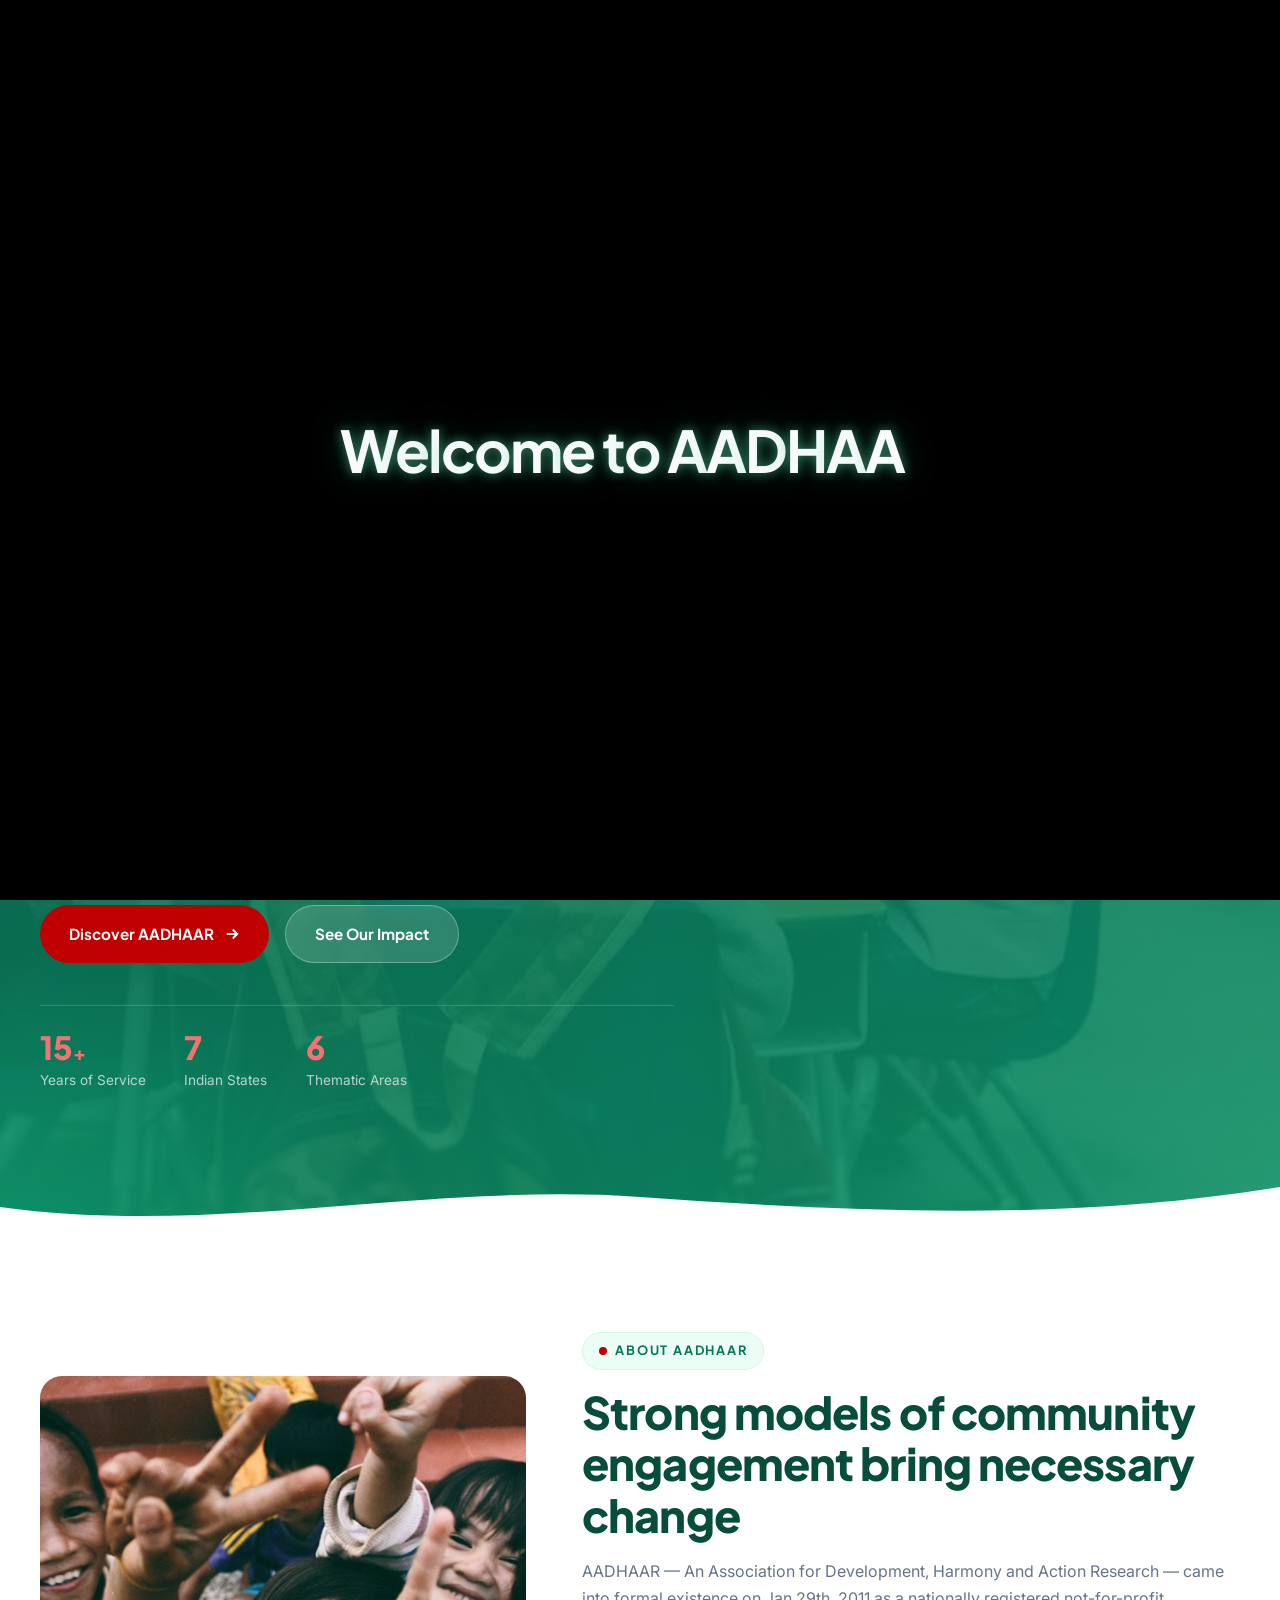
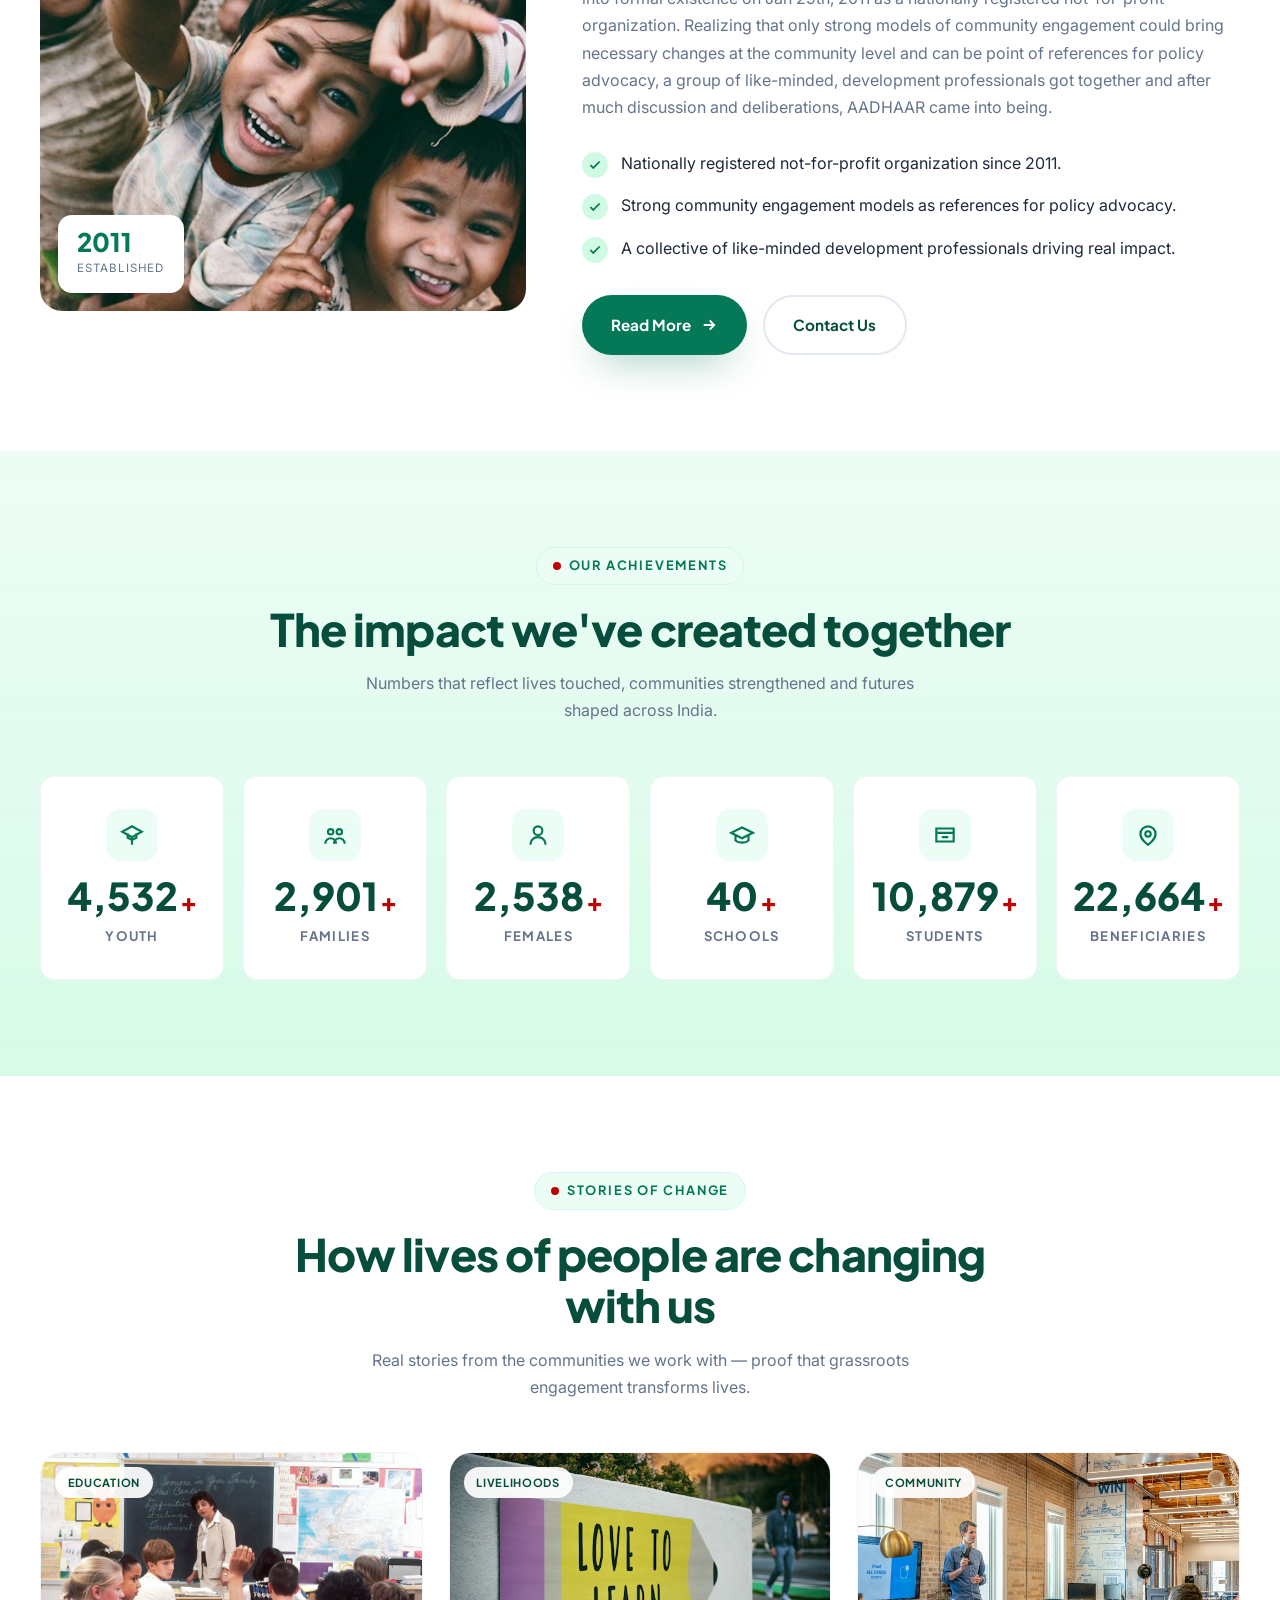
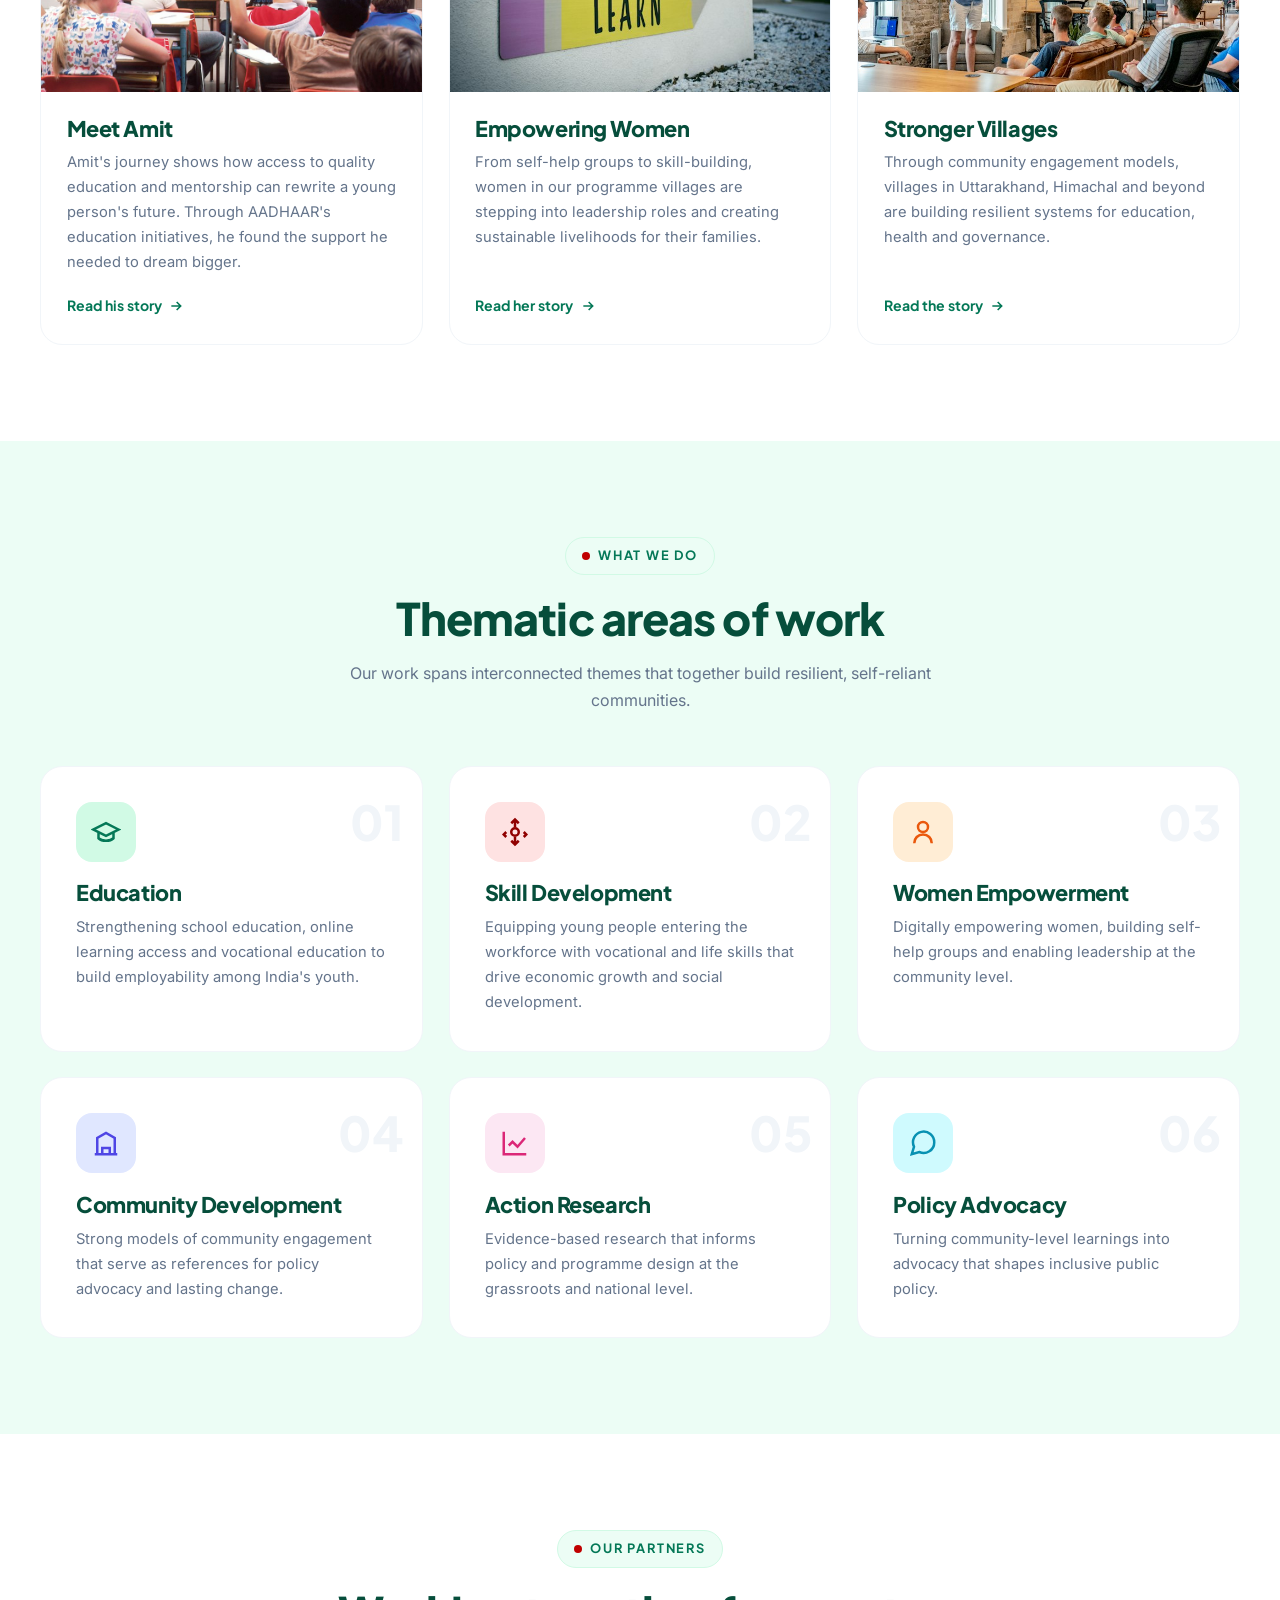
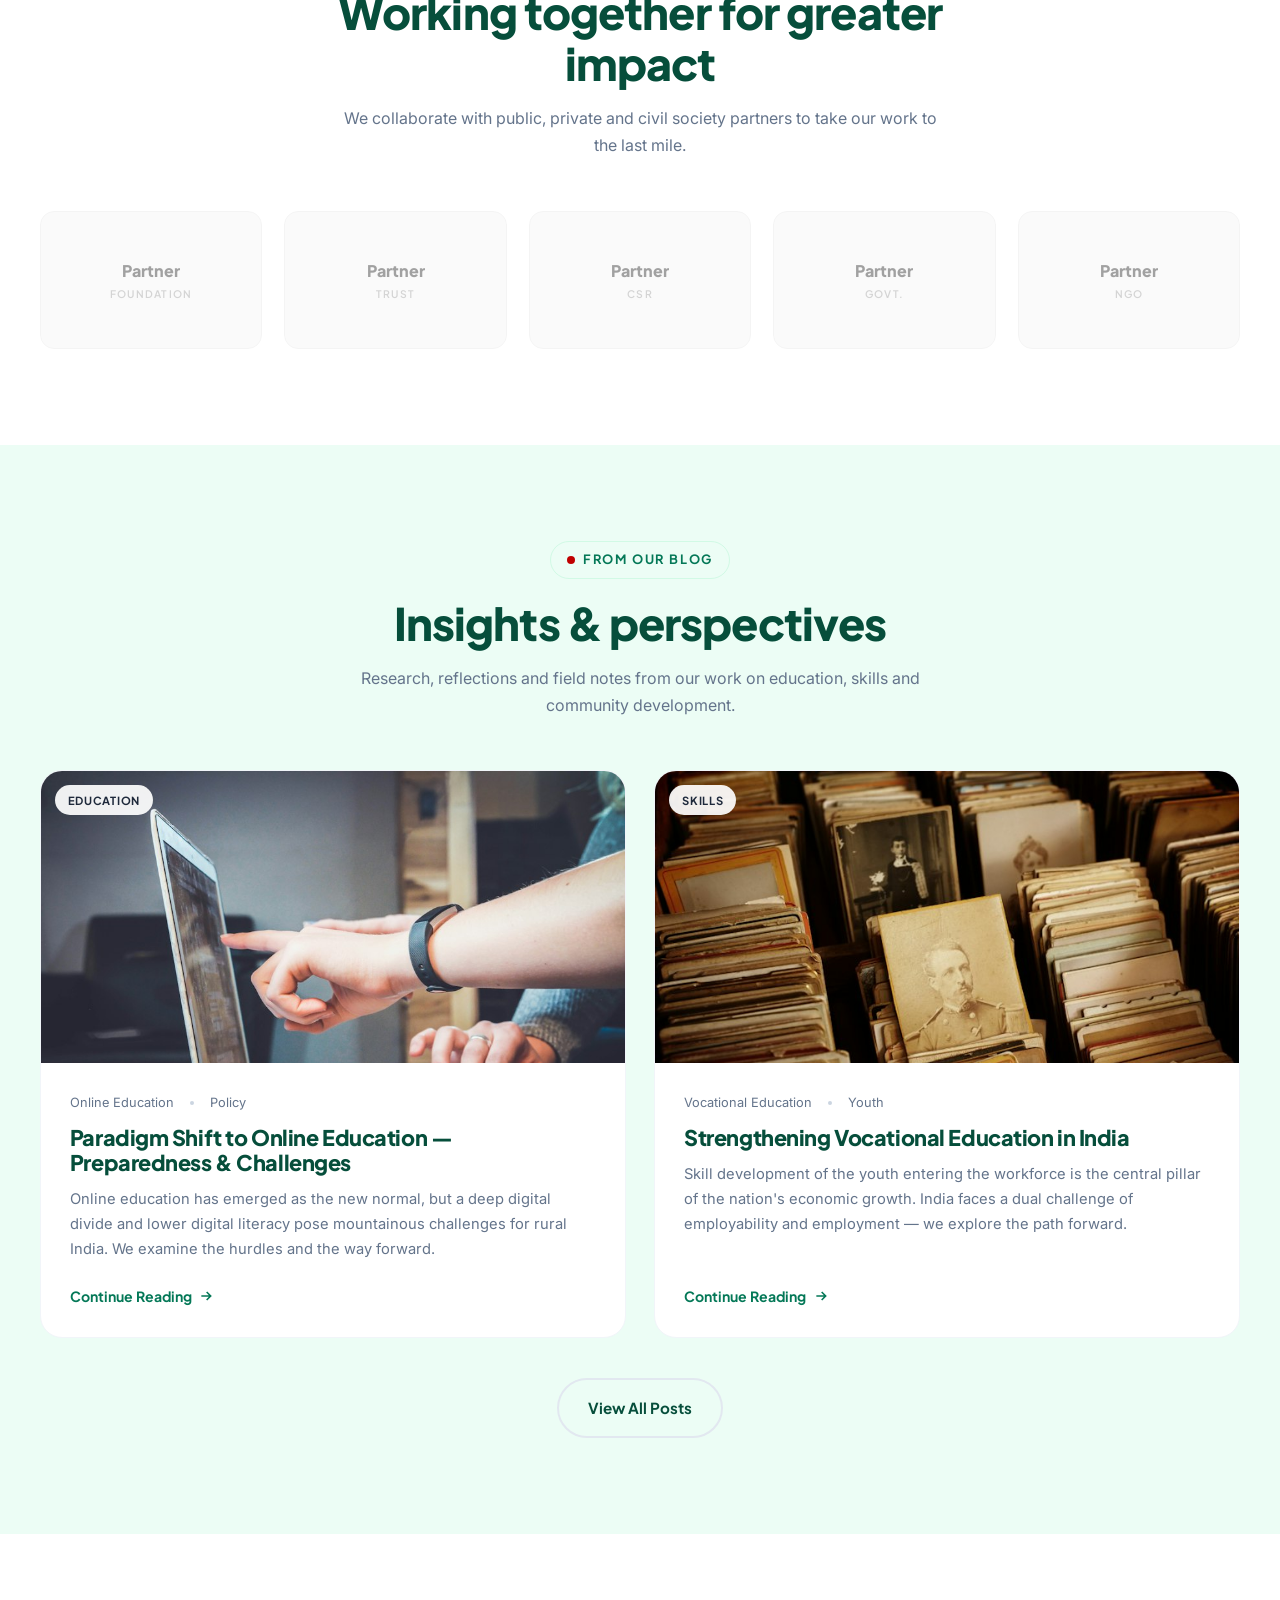
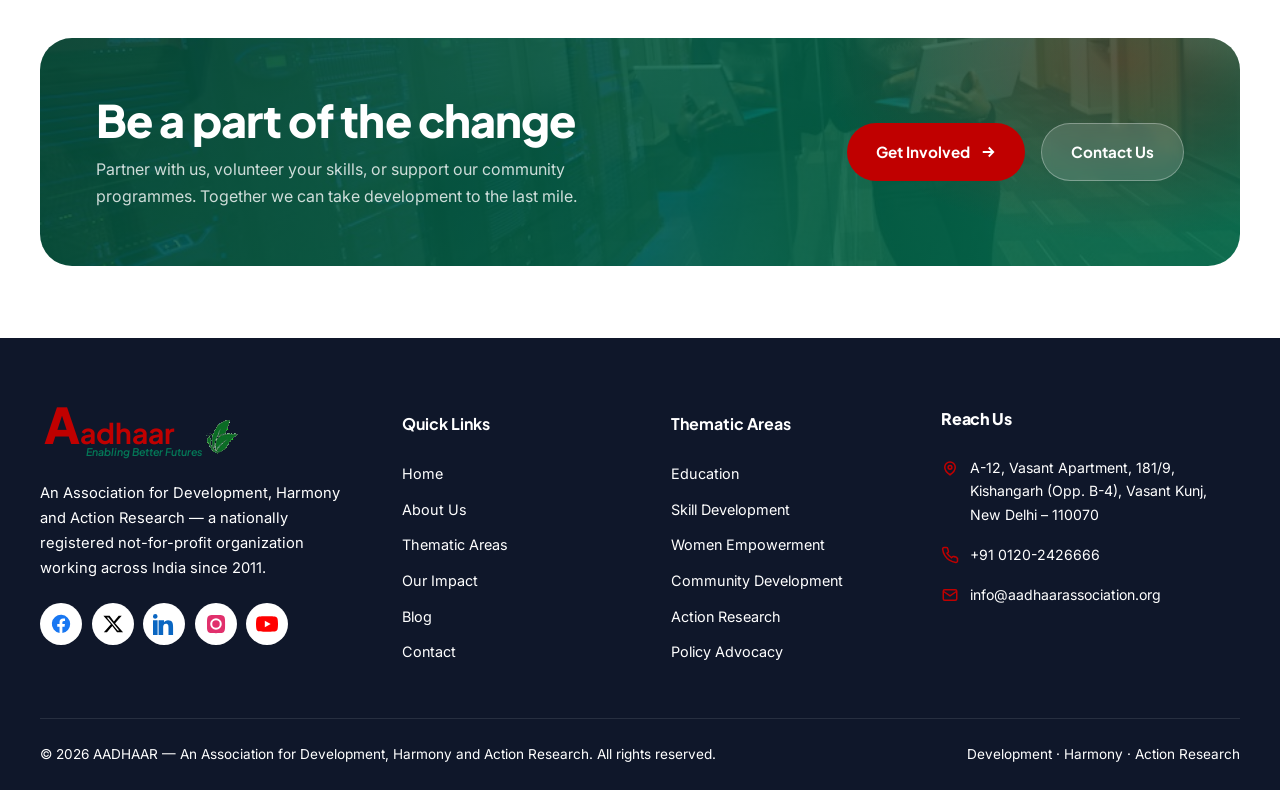
<file: index.html>
<!DOCTYPE html>
<html lang="en">

<head>
  <meta charset="UTF-8" />
  <meta name="viewport" content="width=device-width, initial-scale=1.0" />
  <title>AADHAAR — An Association for Development, Harmony &amp; Action Research</title>
  <meta name="description"
    content="AADHAAR is a nationally registered not-for-profit organization established Jan 29th, 2011, working on community engagement, development and policy advocacy across India." />
  <script>
    if (window.performance && typeof performance.getEntriesByType === "function") {
      var navigationEntry = performance.getEntriesByType("navigation")[0];
      if (!navigationEntry || navigationEntry.type !== "back_forward") {
        document.documentElement.classList.add("show-welcome-loader");
      }
    }
  </script>
  <link rel="preconnect" href="https://fonts.googleapis.com" />
  <link rel="preconnect" href="https://fonts.gstatic.com" crossorigin />
  <link
    href="https://fonts.googleapis.com/css2?family=Inter:wght@400;500;600&family=Plus+Jakarta+Sans:wght@500;600;700;800&display=swap"
    rel="stylesheet" />
  <link rel="stylesheet" href="css/style.css" />
  <link rel="icon"
    href="data:image/svg+xml,<svg xmlns='http://www.w3.org/2000/svg' viewBox='0 0 100 100'><rect width='100' height='100' rx='22' fill='%23047857'/><text x='50' y='68' font-size='52' font-family='Arial' font-weight='bold' fill='white' text-anchor='middle'>A</text></svg>" />
</head>

<body class="is-loading">

  <div class="page-loader" id="pageLoader" role="status" aria-label="Welcome to AADHAAR">
    <div class="loader-content">
      <p class="loader-title" data-loader-title aria-hidden="true">Welcome to AADHAAR</p>
    </div>
    <noscript>
      <style>
        .page-loader {
          display: none !important;
        }

        body.is-loading {
          overflow: auto !important;
        }
      </style>
    </noscript>
  </div>

  <!-- ============ HEADER ============ -->
  <header class="site-header">
    <div class="container nav">
      <a href="index.html" class="brand" aria-label="AADHAAR — Enabling Better Futures">
        <svg class="brand-logo-filter" aria-hidden="true" focusable="false">
          <filter id="aadhaar-keep-green" color-interpolation-filters="sRGB">
            <feColorMatrix type="matrix" values="1 0 0 0 0 0 1 0 0 0 0 0 1 0 0 -16 16 0 0 0" />
          </filter>
        </svg>
        <span class="brand-logo-composite">
          <img class="brand-logo-image" src="assets/logo/logo-aadhaar-association.png" alt="" />
          <svg class="brand-logo-wordmark" viewBox="0 0 500 117" aria-hidden="true">
            <text x="105" y="104" fill="#047857" font-family="'Plus Jakarta Sans', Arial, sans-serif"
              font-size="24" font-style="italic" font-weight="600">Enabling Better Futures</text>
            <text x="8" y="78" fill="#C00000" font-family="'Plus Jakarta Sans', Arial, sans-serif"
              font-size="112" font-weight="800">A</text>
            <text x="92" y="78" fill="#C00000" font-family="'Plus Jakarta Sans', Arial, sans-serif"
              font-size="58" font-weight="700">adhaar</text>
          </svg>
        </span>
      </a>
      <nav>
        <ul class="nav-links" id="navLinks">
          <li><a href="index.html" class="active">Home</a></li>
          <li class="has-submenu">
            <a href="about.html">About Us <svg class="chev" viewBox="0 0 24 24" fill="none" stroke="currentColor"
                stroke-width="2.4">
                <path d="M6 9l6 6 6-6" />
              </svg></a>
            <button type="button" class="nav-submenu-toggle" aria-label="Toggle About Us submenu" aria-expanded="false">
              <svg class="chev" viewBox="0 0 24 24" fill="none" stroke="currentColor" stroke-width="2.4">
                <path d="M6 9l6 6 6-6" />
              </svg>
            </button>
            <div class="nav-drop">
              <a href="about.html"><span class="nd-ico"><svg viewBox="0 0 24 24" fill="none" stroke="currentColor"
                    stroke-width="2">
                    <path d="M12 2 4 6v6c0 5 3.5 8 8 10 4.5-2 8-5 8-10V6l-8-4z" />
                  </svg></span><span><strong>Our Story</strong><span>How AADHAAR began in 2011</span></span></a>
              <a href="about.html"><span class="nd-ico"><svg viewBox="0 0 24 24" fill="none" stroke="currentColor"
                    stroke-width="2">
                    <path d="M2 12s3-7 10-7 10 7 10 7-3 7-10 7S2 12 2 12z" />
                    <circle cx="12" cy="12" r="3" />
                  </svg></span><span><strong>Vision &amp; Mission</strong><span>What drives our work</span></span></a>
              <a href="about.html"><span class="nd-ico"><svg viewBox="0 0 24 24" fill="none" stroke="currentColor"
                    stroke-width="2">
                    <circle cx="6" cy="6" r="3" />
                    <circle cx="18" cy="18" r="3" />
                    <path d="M6 9v6a3 3 0 0 0 3 3h6" />
                  </svg></span><span><strong>Our Approach</strong><span>Community engagement model</span></span></a>
            </div>
          </li>
          <li class="has-submenu">
            <a href="#thematic">Thematic Areas <svg class="chev" viewBox="0 0 24 24" fill="none" stroke="currentColor"
                stroke-width="2.4">
                <path d="M6 9l6 6 6-6" />
              </svg></a>
            <button type="button" class="nav-submenu-toggle" aria-label="Toggle Thematic Areas submenu"
              aria-expanded="false">
              <svg class="chev" viewBox="0 0 24 24" fill="none" stroke="currentColor" stroke-width="2.4">
                <path d="M6 9l6 6 6-6" />
              </svg>
            </button>
            <div class="nav-drop">
              <a href="#education"><span class="nd-ico"><svg viewBox="0 0 24 24" fill="none" stroke="currentColor"
                    stroke-width="2">
                    <path d="M22 10 12 5 2 10l10 5 10-5zM6 12v5c2 2 4 2 6 2s4 0 6-2v-5" />
                  </svg></span><span><strong>Education</strong><span>School &amp; online learning</span></span></a>
              <a href="#skill-development"><span class="nd-ico"><svg viewBox="0 0 24 24" fill="none"
                    stroke="currentColor" stroke-width="2">
                    <path d="M14.7 6.3a4 4 0 0 0-5.4 5.4l-6 6 2 2 6-6a4 4 0 0 0 5.4-5.4l-2 2-1.4-1.4 2-2z" />
                  </svg></span><span><strong>Skill Development</strong><span>Vocational training</span></span></a>
              <a href="#women-empowerment"><span class="nd-ico"><svg viewBox="0 0 24 24" fill="none"
                    stroke="currentColor" stroke-width="2">
                    <circle cx="12" cy="8" r="4" />
                    <path d="M5 21c0-4 3-7 7-7s7 3 7 7" />
                  </svg></span><span><strong>Women Empowerment</strong><span>SHGs &amp; digital
                    inclusion</span></span></a>
              <a href="#community-development"><span class="nd-ico"><svg viewBox="0 0 24 24" fill="none"
                    stroke="currentColor" stroke-width="2">
                    <path d="M3 21h18M5 21V8l7-4 7 4v13" />
                  </svg></span><span><strong>Community Development</strong><span>Grassroots engagement</span></span></a>
              <a href="#action-research"><span class="nd-ico"><svg viewBox="0 0 24 24" fill="none" stroke="currentColor"
                    stroke-width="2">
                    <path d="M3 3v18h18M7 14l3-3 4 4 6-7" />
                  </svg></span><span><strong>Action Research</strong><span>Evidence-based advocacy</span></span></a>
              <a href="#policy-advocacy"><span class="nd-ico"><svg viewBox="0 0 24 24" fill="none" stroke="currentColor"
                    stroke-width="2">
                    <path d="M21 11.5a8.5 8.5 0 0 1-12 7.7L3 21l1.8-6A8.5 8.5 0 1 1 21 11.5z" />
                  </svg></span><strong>Policy Advocacy</strong></a>
            </div>
          </li>
          <li><a href="https://aadharlmsuat.finlabsindia.org/" target="_blank" rel="noopener noreferrer">LMS</a></li>
          <li><a href="#impact">Our Impact</a></li>
          <li><a href="blog.html">Blog</a></li>
          <li><a href="contact.html">Contact</a></li>
        </ul>
      </nav>
      <div class="nav-cta">
        <a href="contact.html" class="btn btn-primary">Get Involved
          <svg viewBox="0 0 24 24" fill="none" stroke="currentColor" stroke-width="2.4">
            <path d="M5 12h14M13 6l6 6-6 6" />
          </svg>
        </a>
        <button class="nav-toggle" aria-label="Toggle menu" aria-controls="navLinks"><span></span></button>
      </div>
    </div>
  </header>

  <!-- ============ HERO ============ -->
  <section class="hero"
    style="background:linear-gradient(160deg,rgba(6,78,59,.92),rgba(4,120,87,.86) 55%,rgba(5,150,105,.82)),url('assets/images/students.jpg') center/cover;">
    <div class="container hero-grid">
      <div class="hero-copy">
        <span class="hero-badge reveal"><span class="dot"></span> Est. Jan 29th, 2011 · Registered Not-for-Profit</span>
        <h1 class="reveal d1" data-typewriter
          aria-label="Building stronger communities through development, harmony &amp; action research">Building <span
            class="hl">stronger communities</span> through development, harmony &amp; action research
        </h1>
        <p class="hero-lead reveal d2">AADHAAR — An Association for Development, Harmony and Action Research — came into
          formal
          existence as a nationally registered not-for-profit organization, born from a group of like-minded development
          professionals who believe strong community engagement drives real change.</p>
        <div class="hero-actions reveal d3">
          <a href="#about" class="btn btn-accent">Discover AADHAAR
            <svg viewBox="0 0 24 24" fill="none" stroke="currentColor" stroke-width="2.4">
              <path d="M5 12h14M13 6l6 6-6 6" />
            </svg>
          </a>
          <a href="#impact" class="btn btn-light">See Our Impact</a>
        </div>
        <div class="hero-stats reveal d4">
          <div>
            <div class="hs-num">15<span style="font-size:1.2rem">+</span></div>
            <div class="hs-lbl">Years of Service</div>
          </div>
          <div>
            <div class="hs-num">7</div>
            <div class="hs-lbl">Indian States</div>
          </div>
          <div>
            <div class="hs-num">6</div>
            <div class="hs-lbl">Thematic Areas</div>
          </div>
        </div>
      </div>
      <div class="hero-visual reveal d2">
        <div class="hero-card">
          <div class="hc-row">
            <div class="hc-ico"><svg viewBox="0 0 24 24" fill="none" stroke="currentColor" stroke-width="2">
                <path d="M12 2 4 6v6c0 5 3.5 8 8 10 4.5-2 8-5 8-10V6l-8-4z" />
              </svg></div>
            <div>
              <div class="hc-title">Community First</div>
              <div class="hc-sub">Grassroots engagement model</div>
            </div>
          </div>
          <div class="hc-row">
            <div class="hc-ico"><svg viewBox="0 0 24 24" fill="none" stroke="currentColor" stroke-width="2">
                <path d="M3 3v18h18M7 14l3-3 4 4 6-7" />
              </svg></div>
            <div>
              <div class="hc-title">Action Research</div>
              <div class="hc-sub">Evidence-based advocacy</div>
            </div>
          </div>
          <div class="hc-row">
            <div class="hc-ico"><svg viewBox="0 0 24 24" fill="none" stroke="currentColor" stroke-width="2">
                <circle cx="9" cy="8" r="3" />
                <path d="M3 20c0-3.5 3-6 6-6s6 2.5 6 6M16 11a3 3 0 0 0 0-6M21 20c0-2.5-1.8-4.5-4-5" />
              </svg></div>
            <div>
              <div class="hc-title">Inclusive Growth</div>
              <div class="hc-sub">Reaching the last mile</div>
            </div>
          </div>
        </div>
        <div class="float-badge fb-1">
          <div class="fb-ico"><svg viewBox="0 0 24 24" fill="none" stroke="currentColor" stroke-width="2">
              <path d="M22 10 12 5 2 10l10 5 10-5zM6 12v5c2 2 4 2 6 2s4 0 6-2v-5" />
            </svg></div>
          <div>
            <div class="fb-t">Education</div>
            <div class="fb-s">Core focus area</div>
          </div>
        </div>
        <div class="float-badge fb-2">
          <div class="fb-ico"><svg viewBox="0 0 24 24" fill="none" stroke="currentColor" stroke-width="2">
              <path d="M12 21s-7-4.5-7-10a7 7 0 0 1 14 0c0 5.5-7 10-7 10z" />
              <circle cx="12" cy="11" r="2.5" />
            </svg></div>
          <div>
            <div class="fb-t">7 States</div>
            <div class="fb-s">Active presence</div>
          </div>
        </div>
      </div>
    </div>
    <div class="wave">
      <svg viewBox="0 0 1440 70" preserveAspectRatio="none">
        <path fill="#ffffff" d="M0 40c240 30 480-25 720-10S1200 55 1440 20v50H0z" />
      </svg>
    </div>
  </section>

  <!-- ============ ABOUT ============ -->
  <section class="section about" id="about">
    <div class="container about-grid">
      <div class="about-media reveal">
        <img src="assets/images/about-children.jpg" alt="Children learning together" class="about-img"
          style="aspect-ratio:4/4.4;" loading="lazy" />
        <div class="est-badge">
          <div class="yr">2011</div>
          <div class="lb">Established</div>
        </div>
      </div>
      <div class="about-text reveal d1">
        <span class="eyebrow">About AADHAAR</span>
        <h2 class="section-title">Strong models of community engagement bring necessary change</h2>
        <p>AADHAAR — An Association for Development, Harmony and Action Research — came into formal existence on Jan
          29th, 2011 as a nationally registered not-for-profit organization. Realizing that only strong models of
          community engagement could bring necessary changes at the community level and can be point of references for
          policy advocacy, a group of like-minded, development professionals got together and after much discussion and
          deliberations, AADHAAR came into being.</p>
        <ul class="check-list">
          <li><span class="ck"><svg viewBox="0 0 24 24" fill="none" stroke="currentColor" stroke-width="3">
                <path d="M20 6 9 17l-5-5" />
              </svg></span><span>Nationally registered not-for-profit organization since 2011.</span></li>
          <li><span class="ck"><svg viewBox="0 0 24 24" fill="none" stroke="currentColor" stroke-width="3">
                <path d="M20 6 9 17l-5-5" />
              </svg></span><span>Strong community engagement models as references for policy advocacy.</span></li>
          <li><span class="ck"><svg viewBox="0 0 24 24" fill="none" stroke="currentColor" stroke-width="3">
                <path d="M20 6 9 17l-5-5" />
              </svg></span><span>A collective of like-minded development professionals driving real impact.</span></li>
        </ul>
        <div style="display:flex; gap:1rem; flex-wrap:wrap;">
          <a href="about.html" class="btn btn-primary">Read More
            <svg viewBox="0 0 24 24" fill="none" stroke="currentColor" stroke-width="2.4">
              <path d="M5 12h14M13 6l6 6-6 6" />
            </svg>
          </a>
          <a href="contact.html" class="btn btn-ghost">Contact Us</a>
        </div>
      </div>
    </div>
  </section>

  <!-- ============ ACHIEVEMENTS ============ -->
  <section class="section achievements"
    style="background:linear-gradient(rgba(236,253,245,.92),rgba(209,250,229,.88)),url('assets/images/online.jpg') center/cover fixed;">
    <div class="container">
      <div class="section-head center reveal">
        <span class="eyebrow">Our Achievements</span>
        <h2 class="section-title" style="margin-inline:auto;">The impact we've created together</h2>
        <p class="section-lead" style="margin-inline:auto;">Numbers that reflect lives touched, communities strengthened
          and futures shaped across India.</p>
      </div>
      <div class="counters">
        <div class="counter-card reveal" data-target="5000" data-suffix="+">
          <div class="c-ico"><svg viewBox="0 0 24 24" fill="none" stroke="currentColor" stroke-width="2">
              <path d="M12 14l9-5-9-5-9 5 9 5z" />
              <path d="M12 14v7M8 10.5v4l4 2 4-2v-4" />
            </svg></div>
          <div class="counter-num">0<span class="suffix">+</span></div>
          <div class="counter-lbl">Youth</div>
        </div>
        <div class="counter-card reveal d1" data-target="3200" data-suffix="+">
          <div class="c-ico"><svg viewBox="0 0 24 24" fill="none" stroke="currentColor" stroke-width="2">
              <circle cx="8" cy="9" r="2.5" />
              <circle cx="16" cy="9" r="2.5" />
              <path d="M3 20c0-3 2.5-5 5-5s5 2 5 5M11 20c0-3 2.5-5 5-5s5 2 5 5" />
            </svg></div>
          <div class="counter-num">0<span class="suffix">+</span></div>
          <div class="counter-lbl">Families</div>
        </div>
        <div class="counter-card reveal d2" data-target="2800" data-suffix="+">
          <div class="c-ico"><svg viewBox="0 0 24 24" fill="none" stroke="currentColor" stroke-width="2">
              <circle cx="12" cy="8" r="4" />
              <path d="M5 21c0-4 3-7 7-7s7 3 7 7" />
            </svg></div>
          <div class="counter-num">0<span class="suffix">+</span></div>
          <div class="counter-lbl">Females</div>
        </div>
        <div class="counter-card reveal d3" data-target="45" data-suffix="+">
          <div class="c-ico"><svg viewBox="0 0 24 24" fill="none" stroke="currentColor" stroke-width="2">
              <path d="M22 10 12 5 2 10l10 5 10-5zM6 12v5c2 2 4 2 6 2s4 0 6-2v-5" />
            </svg></div>
          <div class="counter-num">0<span class="suffix">+</span></div>
          <div class="counter-lbl">Schools</div>
        </div>
        <div class="counter-card reveal d4" data-target="12000" data-suffix="+">
          <div class="c-ico"><svg viewBox="0 0 24 24" fill="none" stroke="currentColor" stroke-width="2">
              <path d="M4 6h16v12H4z" />
              <path d="M4 10h16M9 14h6" />
            </svg></div>
          <div class="counter-num">0<span class="suffix">+</span></div>
          <div class="counter-lbl">Students</div>
        </div>
        <div class="counter-card reveal d5" data-target="25000" data-suffix="+">
          <div class="c-ico"><svg viewBox="0 0 24 24" fill="none" stroke="currentColor" stroke-width="2">
              <path d="M12 21s-7-4.5-7-10a7 7 0 0 1 14 0c0 5.5-7 10-7 10z" />
              <circle cx="12" cy="11" r="2.5" />
            </svg></div>
          <div class="counter-num">0<span class="suffix">+</span></div>
          <div class="counter-lbl">Beneficiaries</div>
        </div>
      </div>
    </div>
  </section>

  <!-- ============ IMPACT STORIES ============ -->
  <section class="section impact" id="impact">
    <div class="container">
      <div class="section-head center reveal">
        <span class="eyebrow">Stories of Change</span>
        <h2 class="section-title" style="margin-inline:auto;">How lives of people are changing with us</h2>
        <p class="section-lead" style="margin-inline:auto;">Real stories from the communities we work with — proof that
          grassroots engagement transforms lives.</p>
      </div>
      <div class="impact-grid">
        <article class="story-card story-1 reveal">
          <div class="story-media"><img src="assets/images/teacher.jpg" alt="Education story" loading="lazy" /><span
              class="story-tag">Education</span></div>
          <div class="story-body">
            <h3>Meet Amit</h3>
            <p>Amit's journey shows how access to quality education and mentorship can rewrite a young person's future.
              Through AADHAAR's education initiatives, he found the support he needed to dream bigger.</p>
            <a href="#" class="story-link">Read his story <svg viewBox="0 0 24 24" fill="none" stroke="currentColor"
                stroke-width="2.4">
                <path d="M5 12h14M13 6l6 6-6 6" />
              </svg></a>
          </div>
        </article>
        <article class="story-card story-2 reveal d1">
          <div class="story-media"><img src="assets/images/impact-women.jpg" alt="Women empowerment story"
              loading="lazy" /><span class="story-tag">Livelihoods</span></div>
          <div class="story-body">
            <h3>Empowering Women</h3>
            <p>From self-help groups to skill-building, women in our programme villages are stepping into leadership
              roles and creating sustainable livelihoods for their families.</p>
            <a href="#" class="story-link">Read her story <svg viewBox="0 0 24 24" fill="none" stroke="currentColor"
                stroke-width="2.4">
                <path d="M5 12h14M13 6l6 6-6 6" />
              </svg></a>
          </div>
        </article>
        <article class="story-card story-3 reveal d2">
          <div class="story-media"><img src="assets/images/office-team.jpg" alt="Community development story"
              loading="lazy" /><span class="story-tag">Community</span></div>
          <div class="story-body">
            <h3>Stronger Villages</h3>
            <p>Through community engagement models, villages in Uttarakhand, Himachal and beyond are building resilient
              systems for education, health and governance.</p>
            <a href="#" class="story-link">Read the story <svg viewBox="0 0 24 24" fill="none" stroke="currentColor"
                stroke-width="2.4">
                <path d="M5 12h14M13 6l6 6-6 6" />
              </svg></a>
          </div>
        </article>
      </div>
    </div>
  </section>

  <!-- ============ THEMATIC AREAS ============ -->
  <section class="section thematic" id="thematic">
    <div class="container">
      <div class="section-head center reveal">
        <span class="eyebrow">What We Do</span>
        <h2 class="section-title" style="margin-inline:auto;">Thematic areas of work</h2>
        <p class="section-lead" style="margin-inline:auto;">Our work spans interconnected themes that together build
          resilient, self-reliant communities.</p>
      </div>
      <div class="theme-grid">
        <div class="theme-card reveal" id="education">
          <span class="tc-num">01</span>
          <div class="tc-ico c1"><svg viewBox="0 0 24 24" fill="none" stroke="currentColor" stroke-width="2">
              <path d="M22 10 12 5 2 10l10 5 10-5zM6 12v5c2 2 4 2 6 2s4 0 6-2v-5" />
            </svg></div>
          <h3>Education</h3>
          <p>Strengthening school education, online learning access and vocational education to build employability
            among India's youth.</p>
        </div>
        <div class="theme-card reveal d1" id="skill-development">
          <span class="tc-num">02</span>
          <div class="tc-ico c2"><svg viewBox="0 0 24 24" fill="none" stroke="currentColor" stroke-width="2">
              <path d="M12 2v6M9 5l3-3 3 3M5 12l-2 2 2 2M19 12l2 2-2 2M12 22v-6M9 19l3 3 3-3" />
              <circle cx="12" cy="12" r="3" />
            </svg></div>
          <h3>Skill Development</h3>
          <p>Equipping young people entering the workforce with vocational and life skills that drive economic growth
            and social development.</p>
        </div>
        <div class="theme-card reveal d2" id="women-empowerment">
          <span class="tc-num">03</span>
          <div class="tc-ico c3"><svg viewBox="0 0 24 24" fill="none" stroke="currentColor" stroke-width="2">
              <circle cx="12" cy="8" r="4" />
              <path d="M5 21c0-4 3-7 7-7s7 3 7 7" />
            </svg></div>
          <h3>Women Empowerment</h3>
          <p>Digitally empowering women, building self-help groups and enabling leadership at the community level.</p>
        </div>
        <div class="theme-card reveal d3" id="community-development">
          <span class="tc-num">04</span>
          <div class="tc-ico c4"><svg viewBox="0 0 24 24" fill="none" stroke="currentColor" stroke-width="2">
              <path d="M3 21h18M5 21V8l7-4 7 4v13M9 21v-5h6v5" />
            </svg></div>
          <h3>Community Development</h3>
          <p>Strong models of community engagement that serve as references for policy advocacy and lasting change.</p>
        </div>
        <div class="theme-card reveal d4" id="action-research">
          <span class="tc-num">05</span>
          <div class="tc-ico c5"><svg viewBox="0 0 24 24" fill="none" stroke="currentColor" stroke-width="2">
              <path d="M3 3v18h18M7 14l3-3 4 4 6-7" />
            </svg></div>
          <h3>Action Research</h3>
          <p>Evidence-based research that informs policy and programme design at the grassroots and national level.</p>
        </div>
        <div class="theme-card reveal d5" id="policy-advocacy">
          <span class="tc-num">06</span>
          <div class="tc-ico c6"><svg viewBox="0 0 24 24" fill="none" stroke="currentColor" stroke-width="2">
              <path d="M21 11.5a8.5 8.5 0 0 1-12 7.7L3 21l1.8-6A8.5 8.5 0 1 1 21 11.5z" />
              <path d="M8 11h.01M12 11h.01M16 11h.01" />
            </svg></div>
          <h3>Policy Advocacy</h3>
          <p>Turning community-level learnings into advocacy that shapes inclusive public policy.</p>
        </div>
      </div>
    </div>
  </section>

  <!-- ============ PARTNERS ============ -->
  <section class="section partners">
    <div class="container">
      <div class="section-head center reveal">
        <span class="eyebrow">Our Partners</span>
        <h2 class="section-title" style="margin-inline:auto;">Working together for greater impact</h2>
        <p class="section-lead" style="margin-inline:auto;">We collaborate with public, private and civil society
          partners to take our work to the last mile.</p>
      </div>
      <div class="partner-grid">
        <div class="partner-card reveal">
          <div class="pl">Partner<small>Foundation</small></div>
        </div>
        <div class="partner-card reveal d1">
          <div class="pl">Partner<small>Trust</small></div>
        </div>
        <div class="partner-card reveal d2">
          <div class="pl">Partner<small>CSR</small></div>
        </div>
        <div class="partner-card reveal d3">
          <div class="pl">Partner<small>Govt.</small></div>
        </div>
        <div class="partner-card reveal d4">
          <div class="pl">Partner<small>NGO</small></div>
        </div>
      </div>
    </div>
  </section>

  <!-- ============ BLOG PREVIEW ============ -->
  <section class="section blog-sec">
    <div class="container">
      <div class="section-head center reveal">
        <span class="eyebrow">From Our Blog</span>
        <h2 class="section-title" style="margin-inline:auto;">Insights &amp; perspectives</h2>
        <p class="section-lead" style="margin-inline:auto;">Research, reflections and field notes from our work on
          education, skills and community development.</p>
      </div>
      <div class="blog-grid">
        <article class="blog-card reveal">
          <div class="blog-media"><img src="assets/images/computer.jpg" alt="Online education" loading="lazy" /><span
              class="blog-cat">Education</span></div>
          <div class="blog-body">
            <div class="blog-meta"><span>Online Education</span><span class="dot"></span><span>Policy</span></div>
            <h3>Paradigm Shift to Online Education — Preparedness &amp; Challenges</h3>
            <p>Online education has emerged as the new normal, but a deep digital divide and lower digital literacy pose
              mountainous challenges for rural India. We examine the hurdles and the way forward.</p>
            <a href="blog-post.html" class="read-link">Continue Reading <svg viewBox="0 0 24 24" fill="none"
                stroke="currentColor" stroke-width="2.4">
                <path d="M5 12h14M13 6l6 6-6 6" />
              </svg></a>
          </div>
        </article>
        <article class="blog-card reveal d1">
          <div class="blog-media"><img src="assets/images/blog-vocational.jpg" alt="Vocational education"
              loading="lazy" /><span class="blog-cat">Skills</span></div>
          <div class="blog-body">
            <div class="blog-meta"><span>Vocational Education</span><span class="dot"></span><span>Youth</span></div>
            <h3>Strengthening Vocational Education in India</h3>
            <p>Skill development of the youth entering the workforce is the central pillar of the nation's economic
              growth. India faces a dual challenge of employability and employment — we explore the path forward.</p>
            <a href="blog-post.html" class="read-link">Continue Reading <svg viewBox="0 0 24 24" fill="none"
                stroke="currentColor" stroke-width="2.4">
                <path d="M5 12h14M13 6l6 6-6 6" />
              </svg></a>
          </div>
        </article>
      </div>
      <div style="text-align:center; margin-top:2.5rem;" class="reveal">
        <a href="blog.html" class="btn btn-ghost">View All Posts</a>
      </div>
    </div>
  </section>

  <!-- ============ CTA BANNER ============ -->
  <section class="section-tight">
    <div class="container">
      <div class="cta-banner reveal"
        style="background:linear-gradient(135deg,rgba(6,78,59,.88),rgba(4,120,87,.82)),url('assets/images/online.jpg') center/cover;">
        <div class="cta-inner">
          <div>
            <h2>Be a part of the change</h2>
            <p>Partner with us, volunteer your skills, or support our community programmes. Together we can take
              development to the last mile.</p>
          </div>
          <div style="display:flex; gap:1rem; flex-wrap:wrap;">
            <a href="contact.html" class="btn btn-accent">Get Involved
              <svg viewBox="0 0 24 24" fill="none" stroke="currentColor" stroke-width="2.4">
                <path d="M5 12h14M13 6l6 6-6 6" />
              </svg>
            </a>
            <a href="contact.html" class="btn btn-light">Contact Us</a>
          </div>
        </div>
      </div>
    </div>
  </section>

  <!-- ============ FOOTER ============ -->
  <footer class="site-footer">
    <div class="container">
      <div class="footer-grid">
        <div class="footer-brand">
          <a href="index.html" class="brand" aria-label="AADHAAR — Enabling Better Futures">
            <span class="brand-logo-composite">
              <img class="brand-logo-leaf" src="assets/logo/aadhaar-footer-leaf.svg" alt="" />
              <svg class="brand-logo-wordmark" viewBox="0 0 500 117" aria-hidden="true">
                <text x="105" y="104" fill="#047857" font-family="'Plus Jakarta Sans', Arial, sans-serif"
                  font-size="24" font-style="italic" font-weight="600">Enabling Better Futures</text>
                <text x="8" y="78" fill="#C00000" font-family="'Plus Jakarta Sans', Arial, sans-serif"
                  font-size="112" font-weight="800">A</text>
                <text x="92" y="78" fill="#C00000" font-family="'Plus Jakarta Sans', Arial, sans-serif"
                  font-size="58" font-weight="700">adhaar</text>
              </svg>
            </span>
          </a>
          <p>An Association for Development, Harmony and Action Research — a nationally registered not-for-profit
            organization working across India since 2011.</p>
          <div class="social-row">
            <a href="#" aria-label="Facebook"><svg viewBox="0 0 24 24" fill="currentColor">
                <path
                  d="M22 12a10 10 0 1 0-11.6 9.9v-7H7.9V12h2.5V9.8c0-2.5 1.5-3.9 3.8-3.9 1.1 0 2.2.2 2.2.2v2.5h-1.3c-1.2 0-1.6.8-1.6 1.6V12h2.8l-.4 2.9h-2.4v7A10 10 0 0 0 22 12z" />
              </svg></a>
            <a href="#" aria-label="Twitter"><svg viewBox="0 0 24 24" fill="currentColor">
                <path
                  d="M18.2 3h3.3l-7.2 8.3L23 21h-6.6l-5.2-6.8L5.4 21H2l7.7-8.8L1.5 3h6.8l4.7 6.2L18.2 3zm-1.2 16h1.8L7.1 4.8H5.2L17 19z" />
              </svg></a>
            <a href="#" aria-label="LinkedIn"><svg viewBox="0 0 24 24" fill="currentColor">
                <path
                  d="M4.98 3.5A2.5 2.5 0 1 1 0 3.5a2.5 2.5 0 0 1 4.98 0zM0 8h5v16H0zM7.5 8H12v2.2h.1c.6-1.1 2.1-2.2 4.3-2.2 4.6 0 5.5 3 5.5 7v9h-5v-8c0-1.9 0-4.4-2.7-4.4s-3.1 2.1-3.1 4.3V24h-5V8z" />
              </svg></a>
            <a href="#" aria-label="Instagram"><svg viewBox="0 0 24 24" fill="currentColor">
                <path
                  d="M12 2.2c3.2 0 3.6 0 4.9.1 1.2.1 1.8.3 2.2.4.6.2 1 .5 1.4.9.4.4.7.8.9 1.4.1.4.3 1 .4 2.2.1 1.3.1 1.7.1 4.9s0 3.6-.1 4.9c-.1 1.2-.3 1.8-.4 2.2-.2.6-.5 1-.9 1.4-.4.4-.8.7-1.4.9-.4.1-1 .3-2.2.4-1.3.1-1.7.1-4.9.1s-3.6 0-4.9-.1c-1.2-.1-1.8-.3-2.2-.4a3.8 3.8 0 0 1-1.4-.9 3.8 3.8 0 0 1-.9-1.4c-.1-.4-.3-1-.4-2.2C2.2 15.6 2.2 15.2 2.2 12s0-3.6.1-4.9c.1-1.2.3-1.8.4-2.2.2-.6.5-1 .9-1.4.4-.4.8-.7 1.4-.9.4-.1 1-.3 2.2-.4C8.4 2.2 8.8 2.2 12 2.2zm0 3.5A6.3 6.3 0 1 0 18.3 12 6.3 6.3 0 0 0 12 5.7zm0 10.4A4.1 4.1 0 1 1 16.1 12 4.1 4.1 0 0 1 12 16.1zm6.5-10.6a1.5 1.5 0 1 1-1.5-1.5 1.5 1.5 0 0 1 1.5 1.5z" />
              </svg></a>
            <a href="https://www.youtube.com/channel/UCPjiCZ3CY6DdpiMOKzShy3g" aria-label="YouTube"><svg
                viewBox="0 0 24 24" fill="currentColor" aria-hidden="true">
                <path d="M23.5 6.2a3 3 0 0 0-2.1-2.1C19.5 3.6 12 3.6 12 3.6s-7.5 0-9.4.5A3 3 0 0 0 .5 6.2 31.2 31.2 0 0 0 0 12a31.2 31.2 0 0 0 .5 5.8 3 3 0 0 0 2.1 2.1c1.9.5 9.4.5 9.4.5s7.5 0 9.4-.5a3 3 0 0 0 2.1-2.1A31.2 31.2 0 0 0 24 12a31.2 31.2 0 0 0-.5-5.8z" />
                <path fill="white" d="m9.6 15.6 6.4-3.6-6.4-3.6z" />
              </svg></a>
          </div>
        </div>
        <details class="footer-col footer-accordion" open>
          <summary>Quick Links</summary>
          <div class="footer-accordion-content">
            <a href="index.html">Home</a>
            <a href="about.html">About Us</a>
            <a href="#thematic">Thematic Areas</a>
            <a href="#impact">Our Impact</a>
            <a href="blog.html">Blog</a>
            <a href="contact.html">Contact</a>
          </div>
        </details>
        <details class="footer-col footer-accordion" open>
          <summary>Thematic Areas</summary>
          <div class="footer-accordion-content">
            <a href="#thematic">Education</a>
            <a href="#thematic">Skill Development</a>
            <a href="#thematic">Women Empowerment</a>
            <a href="#thematic">Community Development</a>
            <a href="#thematic">Action Research</a>
            <a href="#thematic">Policy Advocacy</a>
          </div>
        </details>
        <div class="footer-col">
          <h4>Reach Us</h4>
          <ul class="footer-contact">
            <li><svg viewBox="0 0 24 24" fill="none" stroke="currentColor" stroke-width="2">
                <path d="M12 21s-7-4.5-7-10a7 7 0 0 1 14 0c0 5.5-7 10-7 10z" />
                <circle cx="12" cy="11" r="2.5" />
              </svg><span>A-12, Vasant Apartment, 181/9, Kishangarh (Opp. B-4), Vasant Kunj, New Delhi – 110070</span>
            </li>
            <li><svg viewBox="0 0 24 24" fill="none" stroke="currentColor" stroke-width="2">
                <path
                  d="M22 16.9v3a2 2 0 0 1-2.2 2 19.8 19.8 0 0 1-8.6-3 19.5 19.5 0 0 1-6-6 19.8 19.8 0 0 1-3-8.7A2 2 0 0 1 4.1 2h3a2 2 0 0 1 2 1.7c.1 1 .4 1.9.7 2.8a2 2 0 0 1-.5 2.1L8 9.6a16 16 0 0 0 6 6l1-1a2 2 0 0 1 2.1-.5c.9.3 1.8.6 2.8.7a2 2 0 0 1 1.7 2z" />
              </svg><span>+91 0120-2426666</span></li>
            <li><svg viewBox="0 0 24 24" fill="none" stroke="currentColor" stroke-width="2">
                <rect x="3" y="5" width="18" height="14" rx="2" />
                <path d="m3 7 9 6 9-6" />
              </svg><span>info@aadhaarassociation.org</span></li>
          </ul>
        </div>
      </div>
      <div class="footer-bottom">
        <span>© <span class="year">2026</span> AADHAAR — An Association for Development, Harmony and Action Research.
          All rights reserved.</span>
        <span>Development · Harmony · Action Research</span>
      </div>
    </div>
  </footer>

  <script src="js/common.js"></script>
</body>

</html>
</file>
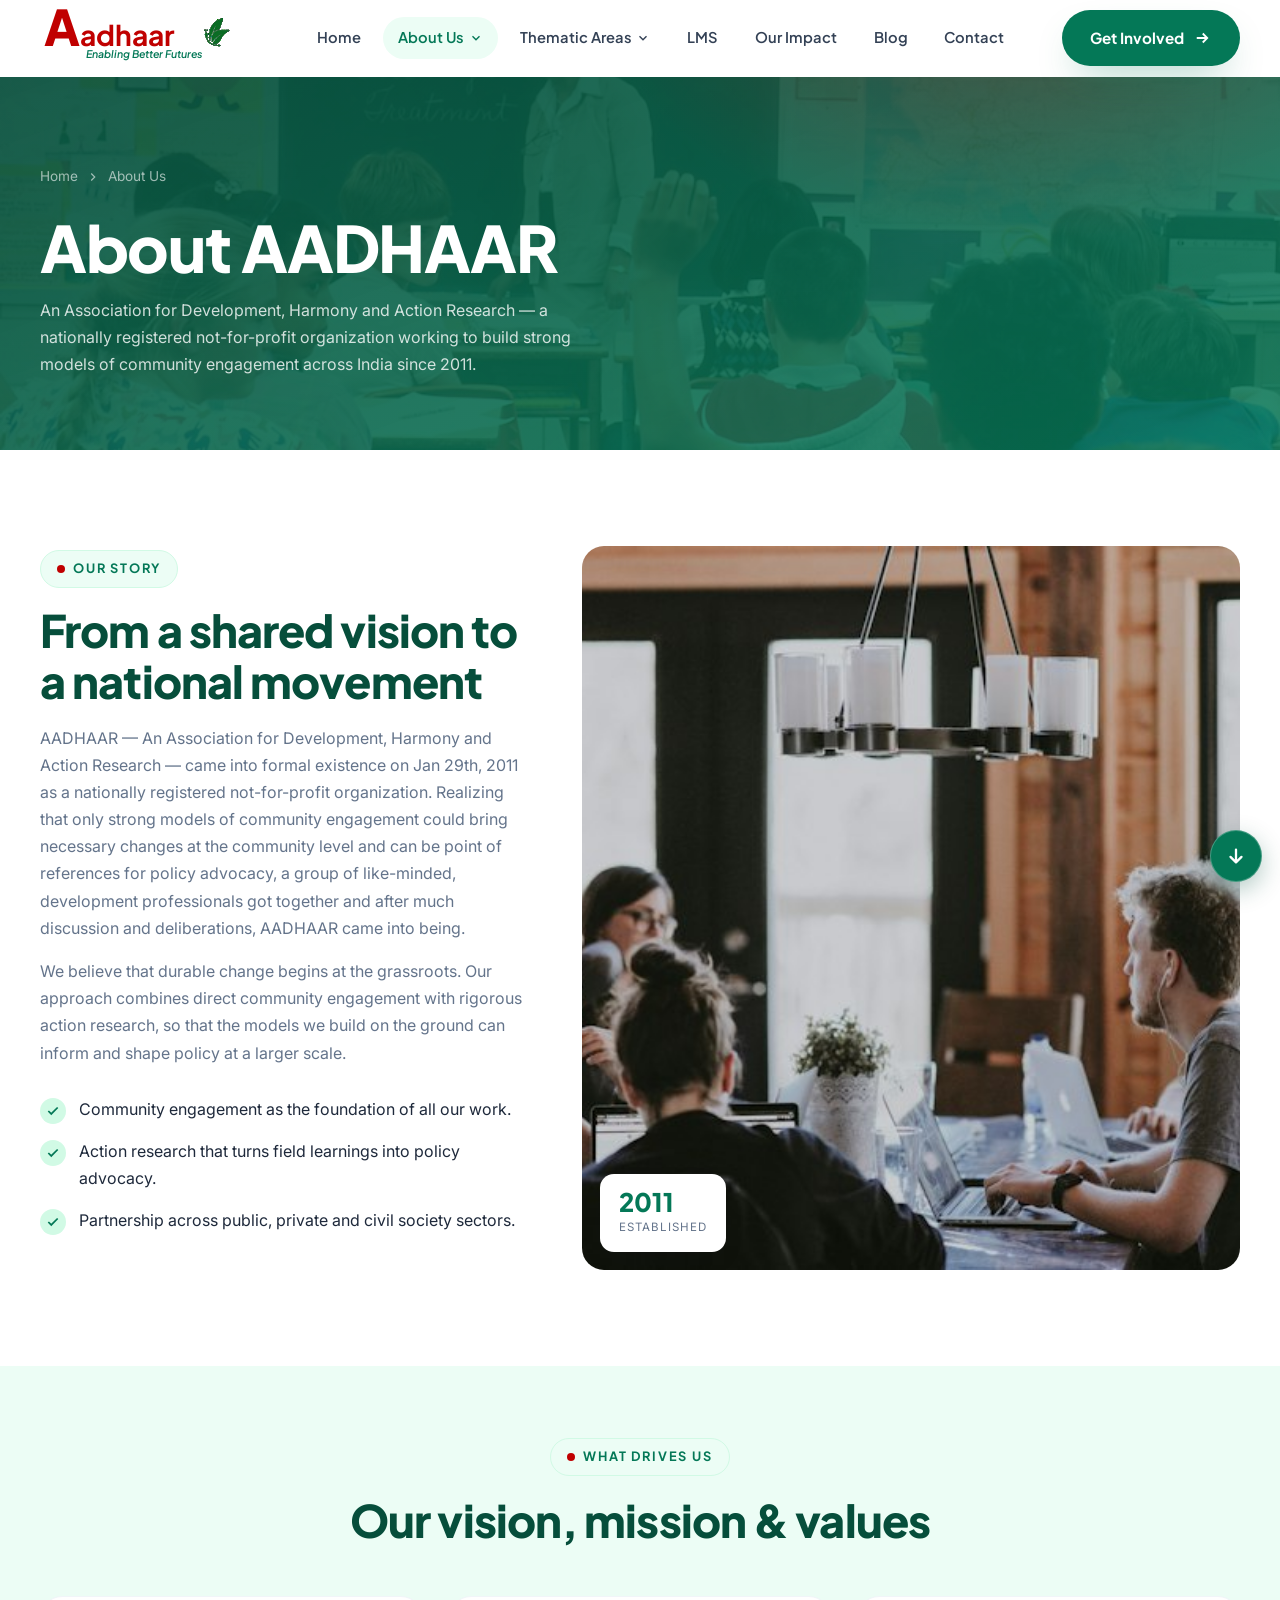
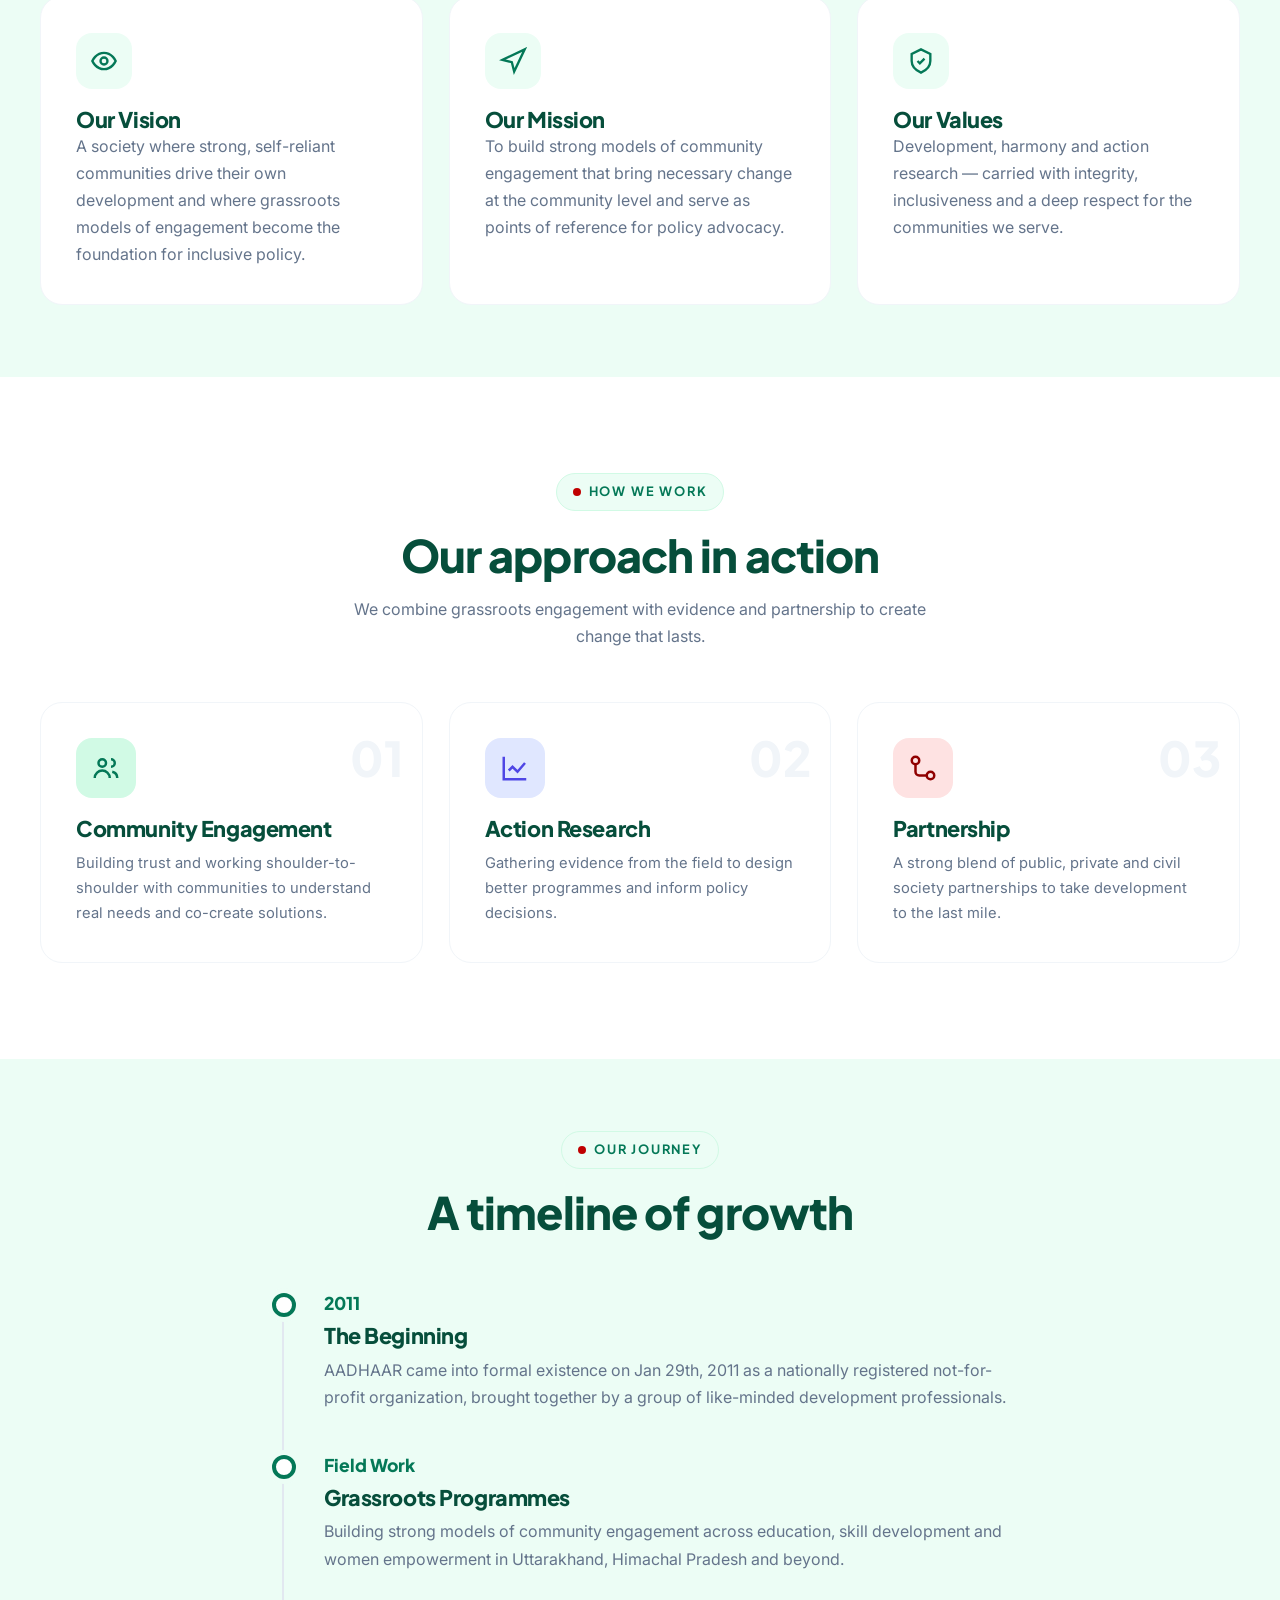
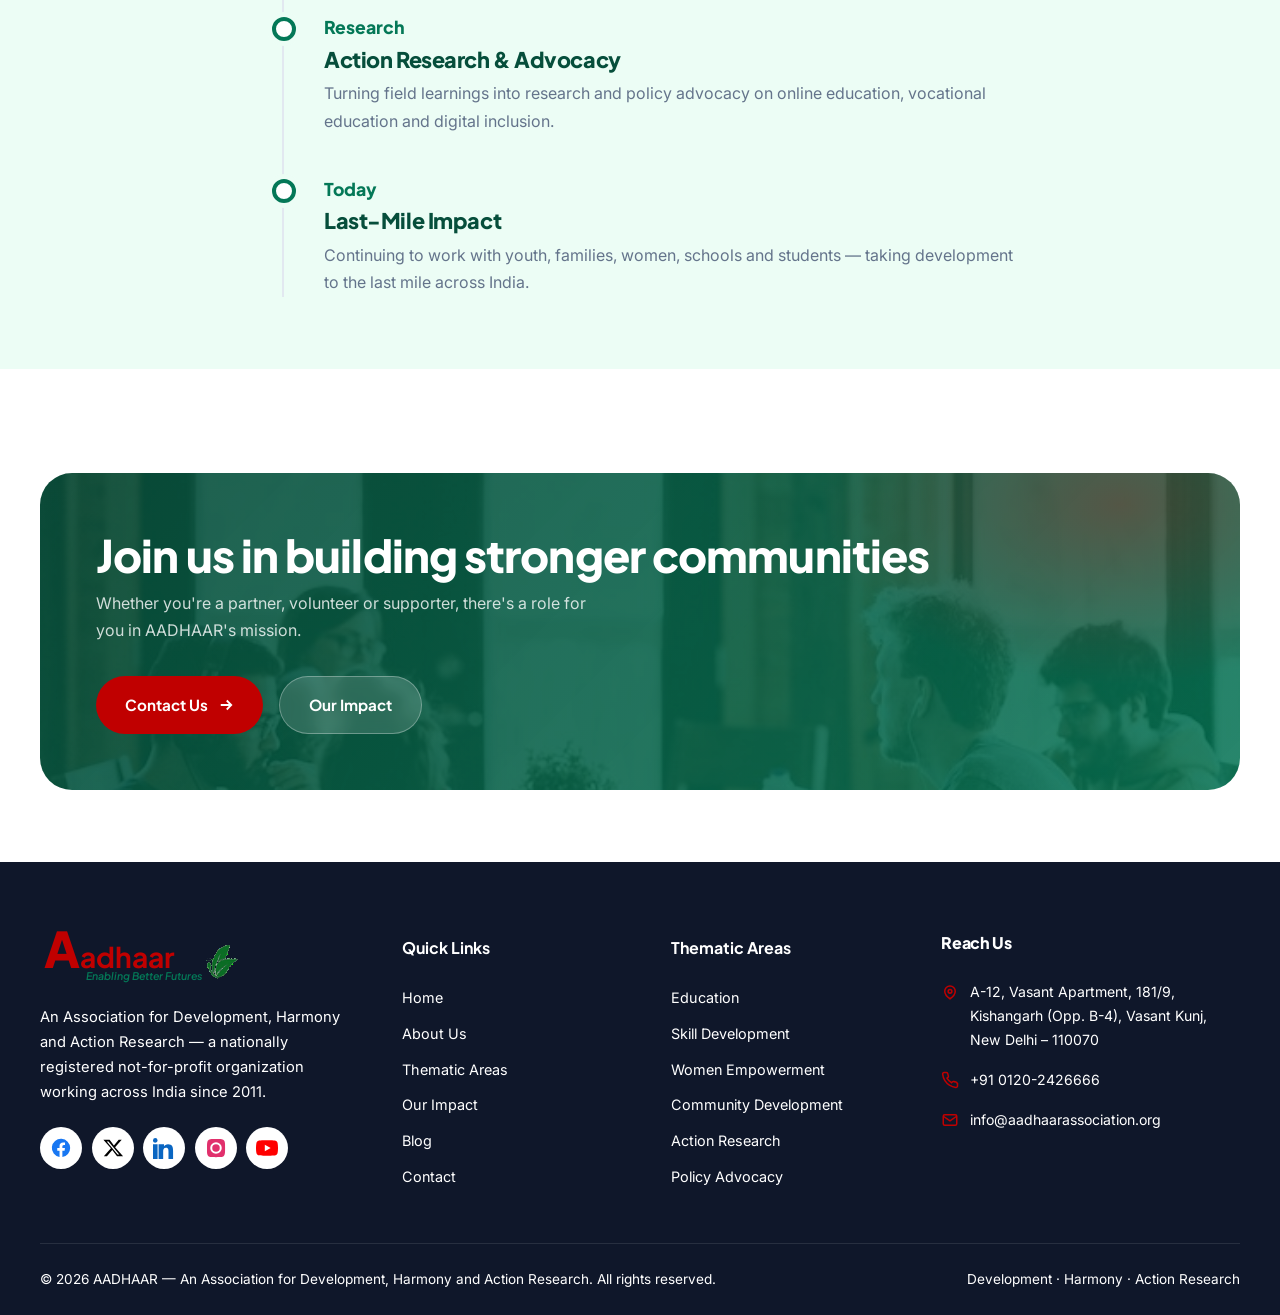
<file: about.html>
<!DOCTYPE html>
<html lang="en">

<head>
  <meta charset="UTF-8" />
  <meta name="viewport" content="width=device-width, initial-scale=1.0" />
  <title>About Us — AADHAAR</title>
  <meta name="description"
    content="Learn about AADHAAR — An Association for Development, Harmony and Action Research, established Jan 29th, 2011, our vision, mission, values and journey." />
  <link rel="preconnect" href="https://fonts.googleapis.com" />
  <link rel="preconnect" href="https://fonts.gstatic.com" crossorigin />
  <link
    href="https://fonts.googleapis.com/css2?family=Inter:wght@400;500;600&family=Plus+Jakarta+Sans:wght@500;600;700;800&display=swap"
    rel="stylesheet" />
  <link rel="stylesheet" href="css/style.css" />
  <link rel="icon"
    href="data:image/svg+xml,<svg xmlns='http://www.w3.org/2000/svg' viewBox='0 0 100 100'><rect width='100' height='100' rx='22' fill='%23047857'/><text x='50' y='68' font-size='52' font-family='Arial' font-weight='bold' fill='white' text-anchor='middle'>A</text></svg>" />
</head>

<body>

  <!-- ============ HEADER ============ -->
  <header class="site-header">
    <div class="container nav">
      <a href="index.html" class="brand" aria-label="AADHAAR — Enabling Better Futures">
        <svg class="brand-logo-filter" aria-hidden="true" focusable="false">
          <filter id="aadhaar-keep-green" color-interpolation-filters="sRGB">
            <feColorMatrix type="matrix" values="1 0 0 0 0 0 1 0 0 0 0 0 1 0 0 -16 16 0 0 0" />
          </filter>
        </svg>
        <span class="brand-logo-composite">
          <img class="brand-logo-image" src="assets/logo/logo-aadhaar-association.png" alt="" />
          <svg class="brand-logo-wordmark" viewBox="0 0 500 117" aria-hidden="true">
            <text x="105" y="104" fill="#047857" font-family="'Plus Jakarta Sans', Arial, sans-serif" font-size="24"
              font-style="italic" font-weight="600">Enabling Better Futures</text>
            <text x="8" y="78" fill="#C00000" font-family="'Plus Jakarta Sans', Arial, sans-serif" font-size="112"
              font-weight="800">A</text>
            <text x="92" y="78" fill="#C00000" font-family="'Plus Jakarta Sans', Arial, sans-serif" font-size="58"
              font-weight="700">adhaar</text>
          </svg>
        </span>
      </a>
      <nav>
        <ul class="nav-links" id="navLinks">
          <li><a href="index.html">Home</a></li>
          <li class="has-submenu">
            <a href="about.html" class="active">About Us <svg class="chev" viewBox="0 0 24 24" fill="none"
                stroke="currentColor" stroke-width="2.4">
                <path d="M6 9l6 6 6-6" />
              </svg></a>
            <button type="button" class="nav-submenu-toggle" aria-label="Toggle About Us submenu" aria-expanded="false">
              <svg class="chev" viewBox="0 0 24 24" fill="none" stroke="currentColor" stroke-width="2.4">
                <path d="M6 9l6 6 6-6" />
              </svg>
            </button>
            <div class="nav-drop">
              <a href="about.html"><span class="nd-ico"><svg viewBox="0 0 24 24" fill="none" stroke="currentColor"
                    stroke-width="2">
                    <path d="M12 2 4 6v6c0 5 3.5 8 8 10 4.5-2 8-5 8-10V6l-8-4z" />
                  </svg></span><span><strong>Our Story</strong><span>How AADHAAR began in 2011</span></span></a>
              <a href="about.html"><span class="nd-ico"><svg viewBox="0 0 24 24" fill="none" stroke="currentColor"
                    stroke-width="2">
                    <path d="M2 12s3-7 10-7 10 7 10 7-3 7-10 7S2 12 2 12z" />
                    <circle cx="12" cy="12" r="3" />
                  </svg></span><span><strong>Vision &amp; Mission</strong><span>What drives our work</span></span></a>
              <a href="about.html"><span class="nd-ico"><svg viewBox="0 0 24 24" fill="none" stroke="currentColor"
                    stroke-width="2">
                    <circle cx="6" cy="6" r="3" />
                    <circle cx="18" cy="18" r="3" />
                    <path d="M6 9v6a3 3 0 0 0 3 3h6" />
                  </svg></span><span><strong>Our Approach</strong><span>Community engagement model</span></span></a>
            </div>
          </li>
          <li class="has-submenu">
            <a href="index.html#thematic">Thematic Areas <svg class="chev" viewBox="0 0 24 24" fill="none"
                stroke="currentColor" stroke-width="2.4">
                <path d="M6 9l6 6 6-6" />
              </svg></a>
            <button type="button" class="nav-submenu-toggle" aria-label="Toggle Thematic Areas submenu"
              aria-expanded="false">
              <svg class="chev" viewBox="0 0 24 24" fill="none" stroke="currentColor" stroke-width="2.4">
                <path d="M6 9l6 6 6-6" />
              </svg>
            </button>
            <div class="nav-drop">
              <a href="index.html#education"><span class="nd-ico"><svg viewBox="0 0 24 24" fill="none"
                    stroke="currentColor" stroke-width="2">
                    <path d="M22 10 12 5 2 10l10 5 10-5zM6 12v5c2 2 4 2 6 2s4 0 6-2v-5" />
                  </svg></span><span><strong>Education</strong><span>School &amp; online learning</span></span></a>
              <a href="index.html#skill-development"><span class="nd-ico"><svg viewBox="0 0 24 24" fill="none"
                    stroke="currentColor" stroke-width="2">
                    <path d="M14.7 6.3a4 4 0 0 0-5.4 5.4l-6 6 2 2 6-6a4 4 0 0 0 5.4-5.4l-2 2-1.4-1.4 2-2z" />
                  </svg></span><span><strong>Skill Development</strong><span>Vocational training</span></span></a>
              <a href="index.html#women-empowerment"><span class="nd-ico"><svg viewBox="0 0 24 24" fill="none"
                    stroke="currentColor" stroke-width="2">
                    <circle cx="12" cy="8" r="4" />
                    <path d="M5 21c0-4 3-7 7-7s7 3 7 7" />
                  </svg></span><span><strong>Women Empowerment</strong><span>SHGs &amp; digital
                    inclusion</span></span></a>
              <a href="index.html#community-development"><span class="nd-ico"><svg viewBox="0 0 24 24" fill="none"
                    stroke="currentColor" stroke-width="2">
                    <path d="M3 21h18M5 21V8l7-4 7 4v13" />
                  </svg></span><span><strong>Community Development</strong><span>Grassroots engagement</span></span></a>
              <a href="index.html#action-research"><span class="nd-ico"><svg viewBox="0 0 24 24" fill="none"
                    stroke="currentColor" stroke-width="2">
                    <path d="M3 3v18h18M7 14l3-3 4 4 6-7" />
                  </svg></span><span><strong>Action Research</strong><span>Evidence-based advocacy</span></span></a>
              <a href="index.html#policy-advocacy"><span class="nd-ico"><svg viewBox="0 0 24 24" fill="none"
                    stroke="currentColor" stroke-width="2">
                    <path d="M21 11.5a8.5 8.5 0 0 1-12 7.7L3 21l1.8-6A8.5 8.5 0 1 1 21 11.5z" />
                  </svg></span><strong>Policy Advocacy</strong></a>
            </div>
          </li>
          <li><a href="https://aadharlmsuat.finlabsindia.org/" target="_blank" rel="noopener noreferrer">LMS</a></li>
          <li><a href="index.html#impact">Our Impact</a></li>
          <li><a href="blog.html">Blog</a></li>
          <li><a href="contact.html">Contact</a></li>
        </ul>
      </nav>
      <div class="nav-cta">
        <a href="contact.html" class="btn btn-primary">Get Involved
          <svg viewBox="0 0 24 24" fill="none" stroke="currentColor" stroke-width="2.4">
            <path d="M5 12h14M13 6l6 6-6 6" />
          </svg>
        </a>
        <button class="nav-toggle" aria-label="Toggle menu" aria-controls="navLinks"><span></span></button>
      </div>
    </div>
  </header>

  <!-- ============ PAGE HERO ============ -->
  <section class="page-hero"
    style="background:linear-gradient(160deg,rgba(6,78,59,.92),rgba(4,120,87,.85)),url('assets/images/teacher.jpg') center/cover;">
    <div class="container">
      <div class="breadcrumb">
        <a href="index.html">Home</a>
        <svg viewBox="0 0 24 24" fill="none" stroke="currentColor" stroke-width="2">
          <path d="M9 6l6 6-6 6" />
        </svg>
        <span>About Us</span>
      </div>
      <h1>About AADHAAR</h1>
      <p>An Association for Development, Harmony and Action Research — a nationally registered not-for-profit
        organization working to build strong models of community engagement across India since 2011.</p>
    </div>
  </section>

  <!-- ============ STORY ============ -->
  <section class="section">
    <div class="container about-grid">
      <div class="about-text reveal">
        <span class="eyebrow">Our Story</span>
        <h2 class="section-title">From a shared vision to a national movement</h2>
        <p>AADHAAR — An Association for Development, Harmony and Action Research — came into formal existence on Jan
          29th, 2011 as a nationally registered not-for-profit organization. Realizing that only strong models of
          community engagement could bring necessary changes at the community level and can be point of references for
          policy advocacy, a group of like-minded, development professionals got together and after much discussion and
          deliberations, AADHAAR came into being.</p>
        <p style="margin-top:1rem;">We believe that durable change begins at the grassroots. Our approach combines
          direct community engagement with rigorous action research, so that the models we build on the ground can
          inform and shape policy at a larger scale.</p>
        <ul class="check-list">
          <li><span class="ck"><svg viewBox="0 0 24 24" fill="none" stroke="currentColor" stroke-width="3">
                <path d="M20 6 9 17l-5-5" />
              </svg></span><span>Community engagement as the foundation of all our work.</span></li>
          <li><span class="ck"><svg viewBox="0 0 24 24" fill="none" stroke="currentColor" stroke-width="3">
                <path d="M20 6 9 17l-5-5" />
              </svg></span><span>Action research that turns field learnings into policy advocacy.</span></li>
          <li><span class="ck"><svg viewBox="0 0 24 24" fill="none" stroke="currentColor" stroke-width="3">
                <path d="M20 6 9 17l-5-5" />
              </svg></span><span>Partnership across public, private and civil society sectors.</span></li>
        </ul>
      </div>
      <div class="about-media reveal d1">
        <img src="assets/images/about-approach.jpg" alt="AADHAAR community approach" class="about-img"
          style="aspect-ratio:4/4.4;" loading="lazy" />
        <div class="est-badge">
          <div class="yr">2011</div>
          <div class="lb">Established</div>
        </div>
      </div>
    </div>
  </section>

  <!-- ============ VISION / MISSION ============ -->
  <section class="section-tight" style="background:var(--green-50);">
    <div class="container">
      <div class="section-head center reveal">
        <span class="eyebrow">What Drives Us</span>
        <h2 class="section-title" style="margin-inline:auto;">Our vision, mission &amp; values</h2>
      </div>
      <div class="value-grid">
        <div class="value-card reveal">
          <div class="vc-ico"><svg viewBox="0 0 24 24" fill="none" stroke="currentColor" stroke-width="2">
              <path d="M2 12s3-7 10-7 10 7 10 7-3 7-10 7S2 12 2 12z" />
              <circle cx="12" cy="12" r="3" />
            </svg></div>
          <h3>Our Vision</h3>
          <p>A society where strong, self-reliant communities drive their own development and where grassroots models of
            engagement become the foundation for inclusive policy.</p>
        </div>
        <div class="value-card reveal d1">
          <div class="vc-ico"><svg viewBox="0 0 24 24" fill="none" stroke="currentColor" stroke-width="2">
              <path d="M3 11l19-9-9 19-2-8-8-2z" />
            </svg></div>
          <h3>Our Mission</h3>
          <p>To build strong models of community engagement that bring necessary change at the community level and serve
            as points of reference for policy advocacy.</p>
        </div>
        <div class="value-card reveal d2">
          <div class="vc-ico"><svg viewBox="0 0 24 24" fill="none" stroke="currentColor" stroke-width="2">
              <path d="M12 2 4 6v6c0 5 3.5 8 8 10 4.5-2 8-5 8-10V6l-8-4z" />
              <path d="m9 12 2 2 4-4" />
            </svg></div>
          <h3>Our Values</h3>
          <p>Development, harmony and action research — carried with integrity, inclusiveness and a deep respect for the
            communities we serve.</p>
        </div>
      </div>
    </div>
  </section>

  <!-- ============ APPROACH ============ -->
  <section class="section">
    <div class="container">
      <div class="section-head center reveal">
        <span class="eyebrow">How We Work</span>
        <h2 class="section-title" style="margin-inline:auto;">Our approach in action</h2>
        <p class="section-lead" style="margin-inline:auto;">We combine grassroots engagement with evidence and
          partnership to create change that lasts.</p>
      </div>
      <div class="theme-grid">
        <div class="theme-card reveal">
          <span class="tc-num">01</span>
          <div class="tc-ico c1"><svg viewBox="0 0 24 24" fill="none" stroke="currentColor" stroke-width="2">
              <circle cx="9" cy="8" r="3" />
              <path d="M3 20c0-3.5 3-6 6-6s6 2.5 6 6M16 11a3 3 0 0 0 0-6M21 20c0-2.5-1.8-4.5-4-5" />
            </svg></div>
          <h3>Community Engagement</h3>
          <p>Building trust and working shoulder-to-shoulder with communities to understand real needs and co-create
            solutions.</p>
        </div>
        <div class="theme-card reveal d1">
          <span class="tc-num">02</span>
          <div class="tc-ico c4"><svg viewBox="0 0 24 24" fill="none" stroke="currentColor" stroke-width="2">
              <path d="M3 3v18h18M7 14l3-3 4 4 6-7" />
            </svg></div>
          <h3>Action Research</h3>
          <p>Gathering evidence from the field to design better programmes and inform policy decisions.</p>
        </div>
        <div class="theme-card reveal d2">
          <span class="tc-num">03</span>
          <div class="tc-ico c2"><svg viewBox="0 0 24 24" fill="none" stroke="currentColor" stroke-width="2">
              <circle cx="6" cy="6" r="3" />
              <circle cx="18" cy="18" r="3" />
              <path d="M6 9v6a3 3 0 0 0 3 3h6" />
            </svg></div>
          <h3>Partnership</h3>
          <p>A strong blend of public, private and civil society partnerships to take development to the last mile.</p>
        </div>
      </div>
    </div>
  </section>

  <!-- ============ TIMELINE ============ -->
  <section class="section-tight" style="background:var(--green-50);">
    <div class="container">
      <div class="section-head center reveal">
        <span class="eyebrow">Our Journey</span>
        <h2 class="section-title" style="margin-inline:auto;">A timeline of growth</h2>
      </div>
      <div class="timeline reveal d1">
        <div class="tl-item">
          <span class="tl-dot"></span>
          <div class="tl-year">2011</div>
          <h3>The Beginning</h3>
          <p>AADHAAR came into formal existence on Jan 29th, 2011 as a nationally registered not-for-profit
            organization, brought together by a group of like-minded development professionals.</p>
        </div>
        <div class="tl-item">
          <span class="tl-dot"></span>
          <div class="tl-year">Field Work</div>
          <h3>Grassroots Programmes</h3>
          <p>Building strong models of community engagement across education, skill development and women empowerment in
            Uttarakhand, Himachal Pradesh and beyond.</p>
        </div>
        <div class="tl-item">
          <span class="tl-dot"></span>
          <div class="tl-year">Research</div>
          <h3>Action Research &amp; Advocacy</h3>
          <p>Turning field learnings into research and policy advocacy on online education, vocational education and
            digital inclusion.</p>
        </div>
        <div class="tl-item">
          <span class="tl-dot"></span>
          <div class="tl-year">Today</div>
          <h3>Last-Mile Impact</h3>
          <p>Continuing to work with youth, families, women, schools and students — taking development to the last mile
            across India.</p>
        </div>
      </div>
    </div>
  </section>

  <!-- ============ CTA BANNER ============ -->
  <section class="section-tight">
    <div class="container">
      <div class="cta-banner reveal"
        style="background:linear-gradient(135deg,rgba(6,78,59,.88),rgba(4,120,87,.82)),url('assets/images/about-approach.jpg') center/cover;">
        <div class="cta-inner">
          <div>
            <h2>Join us in building stronger communities</h2>
            <p>Whether you're a partner, volunteer or supporter, there's a role for you in AADHAAR's mission.</p>
          </div>
          <div style="display:flex; gap:1rem; flex-wrap:wrap;">
            <a href="contact.html" class="btn btn-accent">Contact Us
              <svg viewBox="0 0 24 24" fill="none" stroke="currentColor" stroke-width="2.4">
                <path d="M5 12h14M13 6l6 6-6 6" />
              </svg>
            </a>
            <a href="index.html#impact" class="btn btn-light">Our Impact</a>
          </div>
        </div>
      </div>
    </div>
  </section>

  <!-- ============ FOOTER ============ -->
  <footer class="site-footer">
    <div class="container">
      <div class="footer-grid">
        <div class="footer-brand">
          <a href="index.html" class="brand" aria-label="AADHAAR — Enabling Better Futures">
            <span class="brand-logo-composite">
              <img class="brand-logo-leaf" src="assets/logo/aadhaar-footer-leaf.svg" alt="" />
              <svg class="brand-logo-wordmark" viewBox="0 0 500 117" aria-hidden="true">
                <text x="105" y="104" fill="#047857" font-family="'Plus Jakarta Sans', Arial, sans-serif" font-size="24"
                  font-style="italic" font-weight="600">Enabling Better Futures</text>
                <text x="8" y="78" fill="#C00000" font-family="'Plus Jakarta Sans', Arial, sans-serif" font-size="112"
                  font-weight="800">A</text>
                <text x="92" y="78" fill="#C00000" font-family="'Plus Jakarta Sans', Arial, sans-serif" font-size="58"
                  font-weight="700">adhaar</text>
              </svg>
            </span>
          </a>
          <p>An Association for Development, Harmony and Action Research — a nationally registered not-for-profit
            organization working across India since 2011.</p>
          <div class="social-row">
            <a href="#" aria-label="Facebook"><svg viewBox="0 0 24 24" fill="currentColor">
                <path
                  d="M22 12a10 10 0 1 0-11.6 9.9v-7H7.9V12h2.5V9.8c0-2.5 1.5-3.9 3.8-3.9 1.1 0 2.2.2 2.2.2v2.5h-1.3c-1.2 0-1.6.8-1.6 1.6V12h2.8l-.4 2.9h-2.4v7A10 10 0 0 0 22 12z" />
              </svg></a>
            <a href="#" aria-label="Twitter"><svg viewBox="0 0 24 24" fill="currentColor">
                <path
                  d="M18.2 3h3.3l-7.2 8.3L23 21h-6.6l-5.2-6.8L5.4 21H2l7.7-8.8L1.5 3h6.8l4.7 6.2L18.2 3zm-1.2 16h1.8L7.1 4.8H5.2L17 19z" />
              </svg></a>
            <a href="#" aria-label="LinkedIn"><svg viewBox="0 0 24 24" fill="currentColor">
                <path
                  d="M4.98 3.5A2.5 2.5 0 1 1 0 3.5a2.5 2.5 0 0 1 4.98 0zM0 8h5v16H0zM7.5 8H12v2.2h.1c.6-1.1 2.1-2.2 4.3-2.2 4.6 0 5.5 3 5.5 7v9h-5v-8c0-1.9 0-4.4-2.7-4.4s-3.1 2.1-3.1 4.3V24h-5V8z" />
              </svg></a>
            <a href="#" aria-label="Instagram"><svg viewBox="0 0 24 24" fill="currentColor">
                <path
                  d="M12 2.2c3.2 0 3.6 0 4.9.1 1.2.1 1.8.3 2.2.4.6.2 1 .5 1.4.9.4.4.7.8.9 1.4.1.4.3 1 .4 2.2.1 1.3.1 1.7.1 4.9s0 3.6-.1 4.9c-.1 1.2-.3 1.8-.4 2.2-.2.6-.5 1-.9 1.4-.4.4-.8.7-1.4.9-.4.1-1 .3-2.2.4-1.3.1-1.7.1-4.9.1s-3.6 0-4.9-.1c-1.2-.1-1.8-.3-2.2-.4a3.8 3.8 0 0 1-1.4-.9 3.8 3.8 0 0 1-.9-1.4c-.1-.4-.3-1-.4-2.2C2.2 15.6 2.2 15.2 2.2 12s0-3.6.1-4.9c.1-1.2.3-1.8.4-2.2.2-.6.5-1 .9-1.4.4-.4.8-.7 1.4-.9.4-.1 1-.3 2.2-.4C8.4 2.2 8.8 2.2 12 2.2zm0 3.5A6.3 6.3 0 1 0 18.3 12 6.3 6.3 0 0 0 12 5.7zm0 10.4A4.1 4.1 0 1 1 16.1 12 4.1 4.1 0 0 1 12 16.1zm6.5-10.6a1.5 1.5 0 1 1-1.5-1.5 1.5 1.5 0 0 1 1.5 1.5z" />
              </svg></a>
            <a href="https://www.youtube.com/channel/UCPjiCZ3CY6DdpiMOKzShy3g" aria-label="YouTube"><svg
                viewBox="0 0 24 24" fill="currentColor" aria-hidden="true">
                <path
                  d="M23.5 6.2a3 3 0 0 0-2.1-2.1C19.5 3.6 12 3.6 12 3.6s-7.5 0-9.4.5A3 3 0 0 0 .5 6.2 31.2 31.2 0 0 0 0 12a31.2 31.2 0 0 0 .5 5.8 3 3 0 0 0 2.1 2.1c1.9.5 9.4.5 9.4.5s7.5 0 9.4-.5a3 3 0 0 0 2.1-2.1A31.2 31.2 0 0 0 24 12a31.2 31.2 0 0 0-.5-5.8z" />
                <path fill="white" d="m9.6 15.6 6.4-3.6-6.4-3.6z" />
              </svg></a>
          </div>
        </div>
        <details class="footer-col footer-accordion" open>
          <summary>Quick Links</summary>
          <div class="footer-accordion-content">
            <a href="index.html">Home</a>
            <a href="about.html">About Us</a>
            <a href="index.html#thematic">Thematic Areas</a>
            <a href="index.html#impact">Our Impact</a>
            <a href="blog.html">Blog</a>
            <a href="contact.html">Contact</a>
          </div>
        </details>
        <details class="footer-col footer-accordion" open>
          <summary>Thematic Areas</summary>
          <div class="footer-accordion-content">
            <a href="index.html#thematic">Education</a>
            <a href="index.html#thematic">Skill Development</a>
            <a href="index.html#thematic">Women Empowerment</a>
            <a href="index.html#thematic">Community Development</a>
            <a href="index.html#thematic">Action Research</a>
            <a href="index.html#thematic">Policy Advocacy</a>
          </div>
        </details>
        <div class="footer-col">
          <h4>Reach Us</h4>
          <ul class="footer-contact">
            <li><svg viewBox="0 0 24 24" fill="none" stroke="currentColor" stroke-width="2">
                <path d="M12 21s-7-4.5-7-10a7 7 0 0 1 14 0c0 5.5-7 10-7 10z" />
                <circle cx="12" cy="11" r="2.5" />
              </svg><span>A-12, Vasant Apartment, 181/9, Kishangarh (Opp. B-4), Vasant Kunj, New Delhi – 110070</span>
            </li>
            <li><svg viewBox="0 0 24 24" fill="none" stroke="currentColor" stroke-width="2">
                <path
                  d="M22 16.9v3a2 2 0 0 1-2.2 2 19.8 19.8 0 0 1-8.6-3 19.5 19.5 0 0 1-6-6 19.8 19.8 0 0 1-3-8.7A2 2 0 0 1 4.1 2h3a2 2 0 0 1 2 1.7c.1 1 .4 1.9.7 2.8a2 2 0 0 1-.5 2.1L8 9.6a16 16 0 0 0 6 6l1-1a2 2 0 0 1 2.1-.5c.9.3 1.8.6 2.8.7a2 2 0 0 1 1.7 2z" />
              </svg><span>+91 0120-2426666</span></li>
            <li><svg viewBox="0 0 24 24" fill="none" stroke="currentColor" stroke-width="2">
                <rect x="3" y="5" width="18" height="14" rx="2" />
                <path d="m3 7 9 6 9-6" />
              </svg><span>info@aadhaarassociation.org</span></li>
          </ul>
        </div>
      </div>
      <div class="footer-bottom">
        <span>© <span class="year">2026</span> AADHAAR — An Association for Development, Harmony and Action Research.
          All rights reserved.</span>
        <span>Development · Harmony · Action Research</span>
      </div>
    </div>
  </footer>

  <script src="js/common.js"></script>
</body>

</html>
</file>
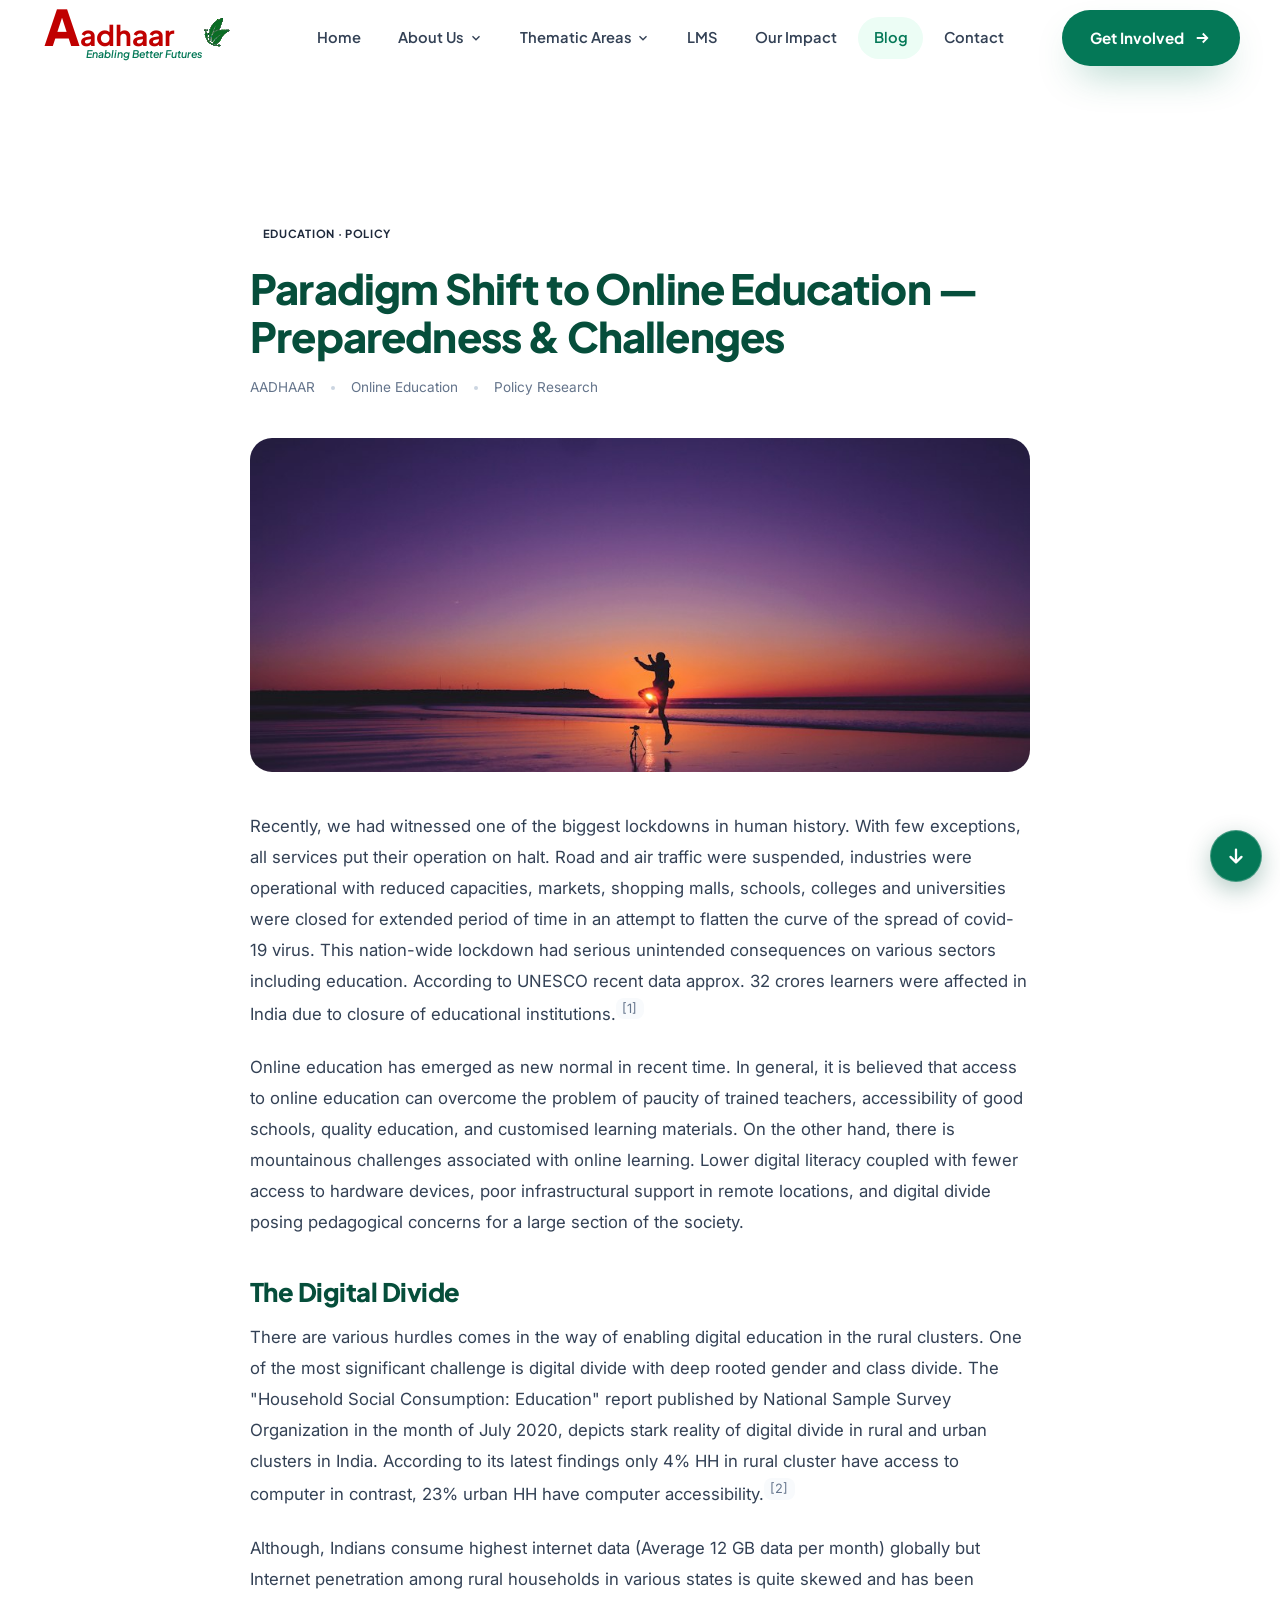
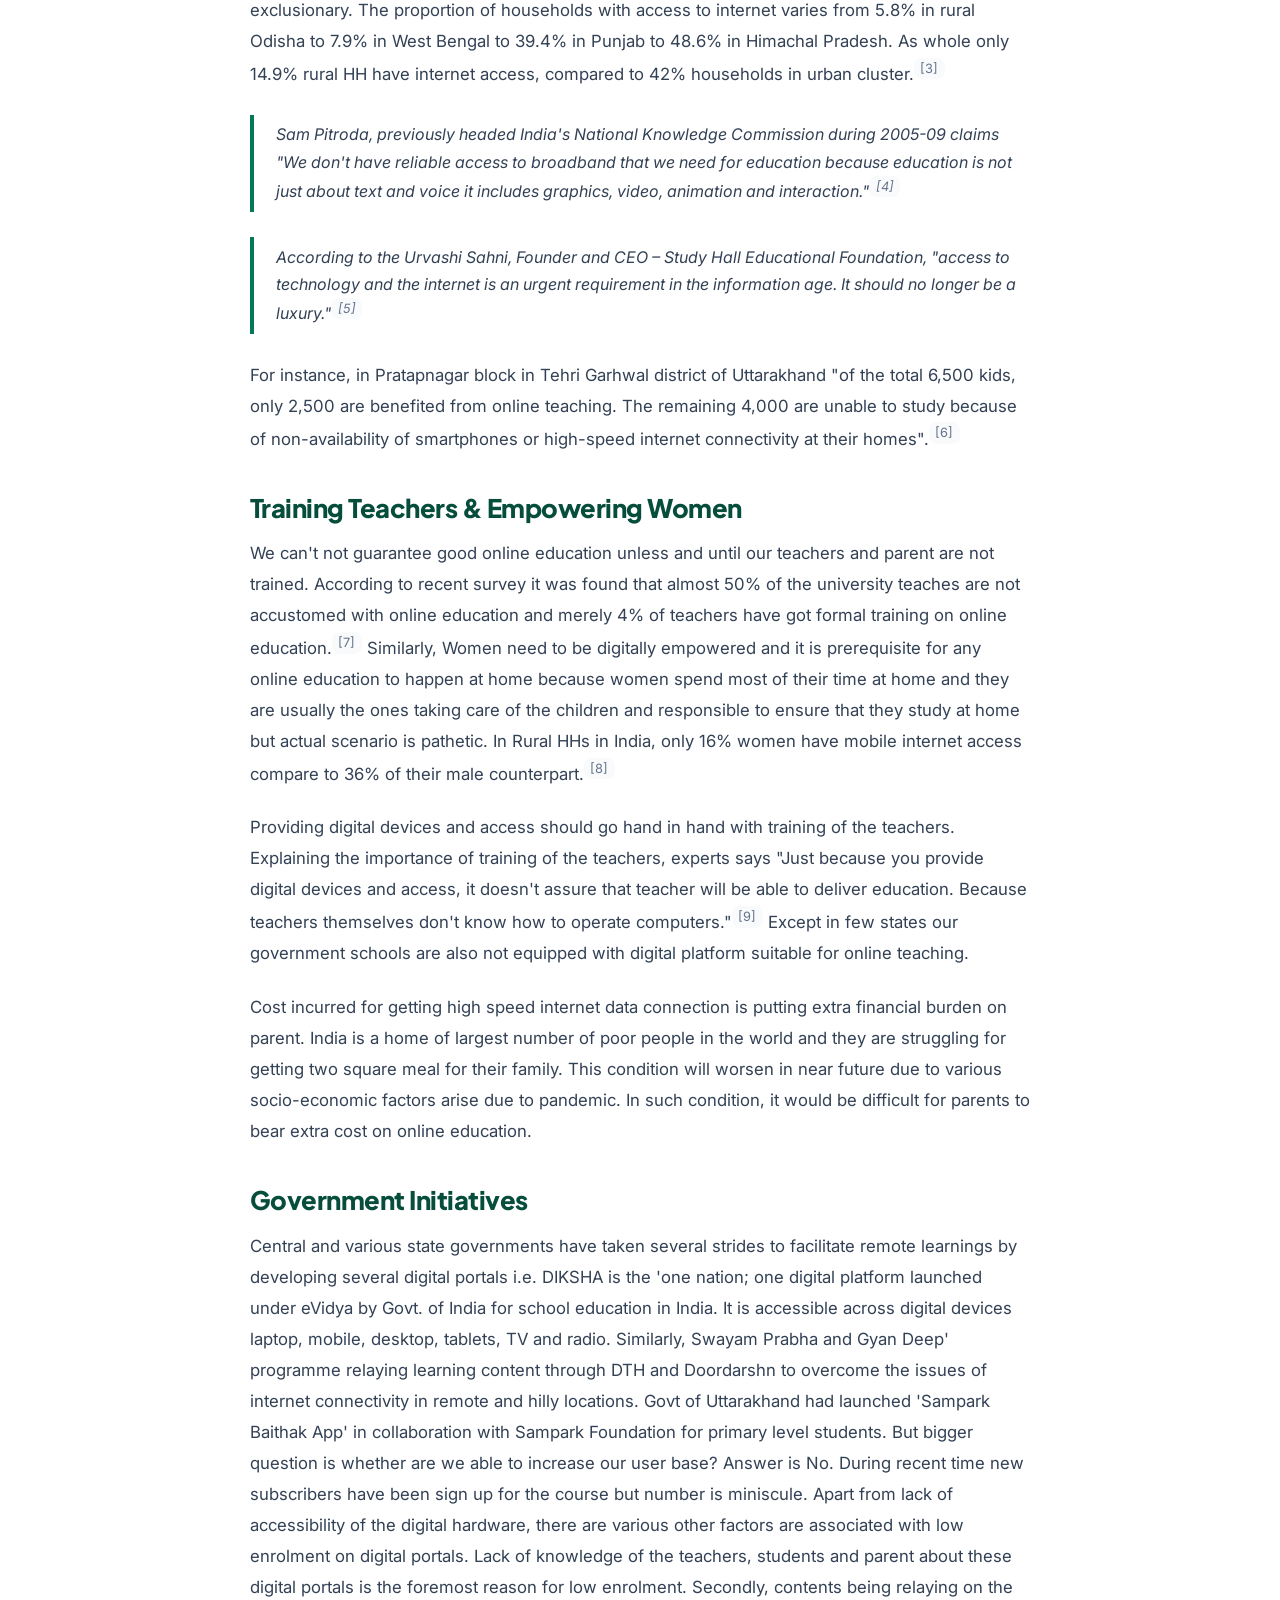
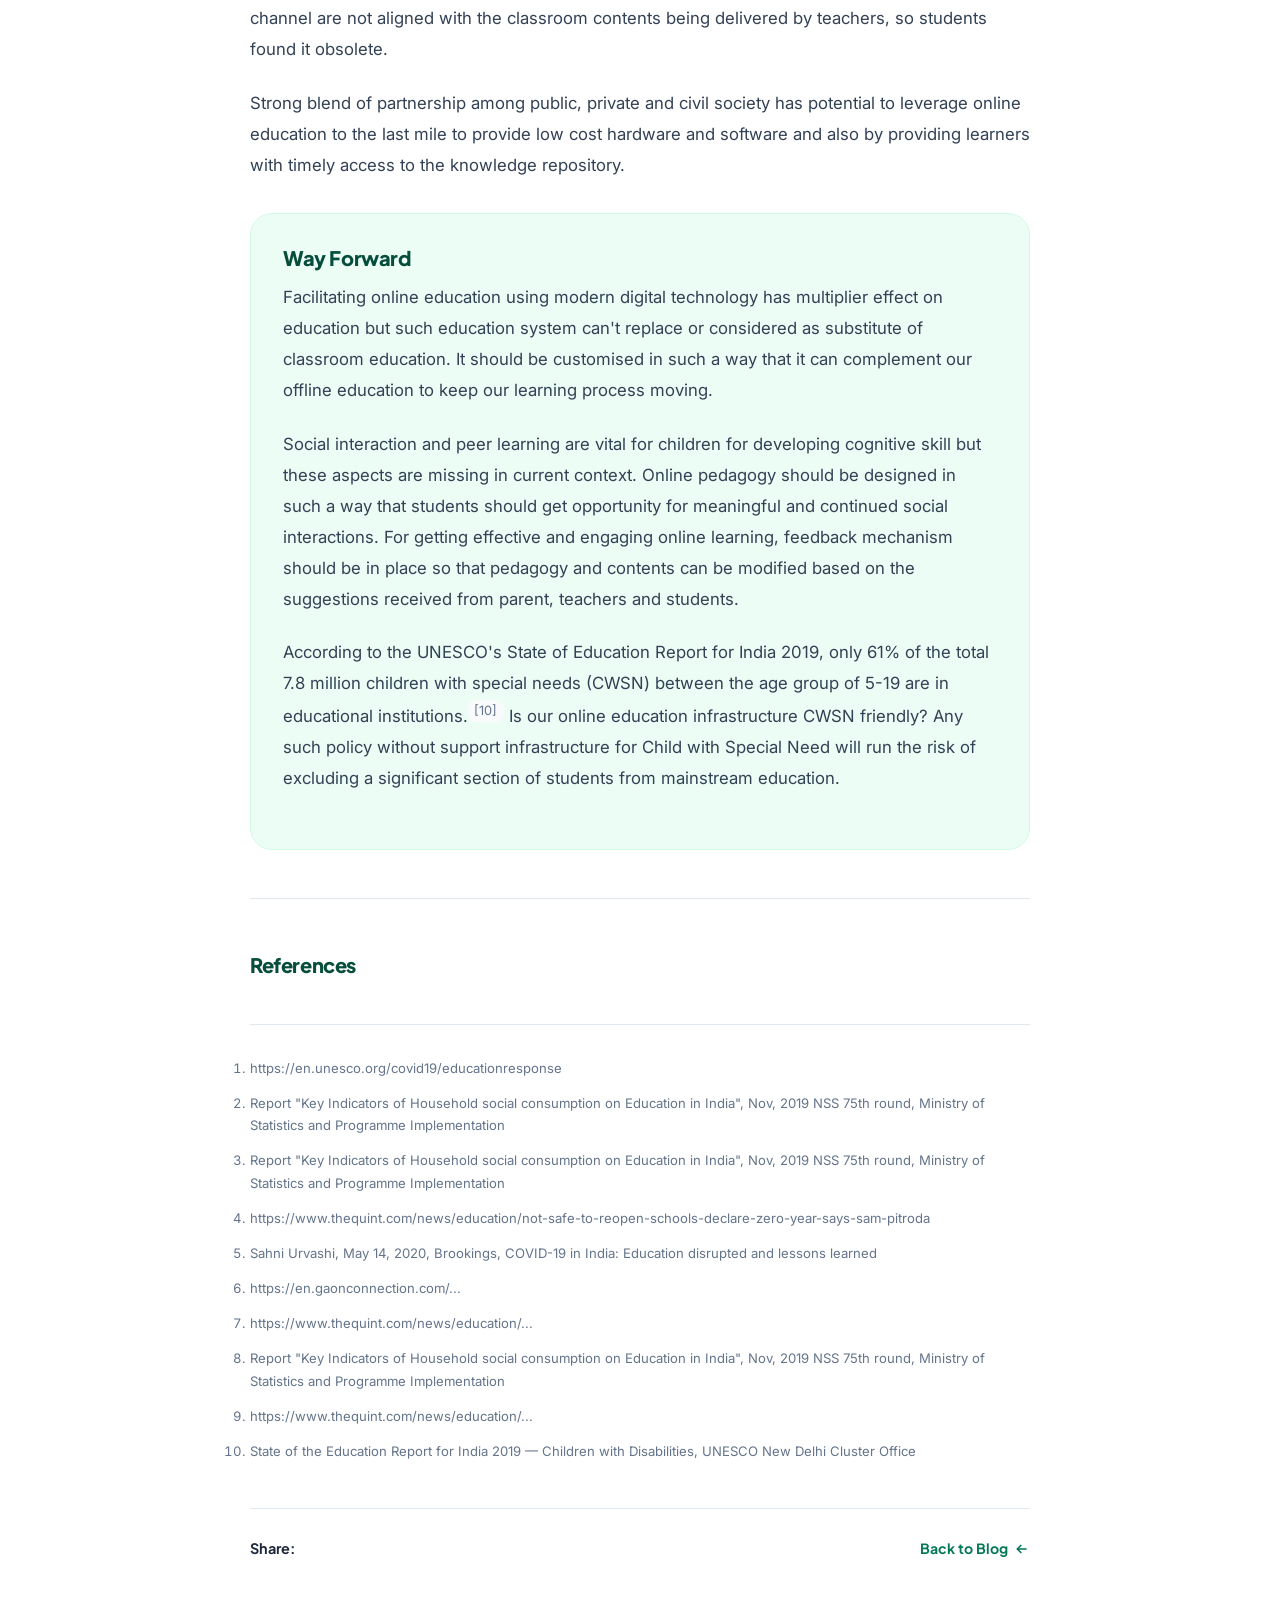
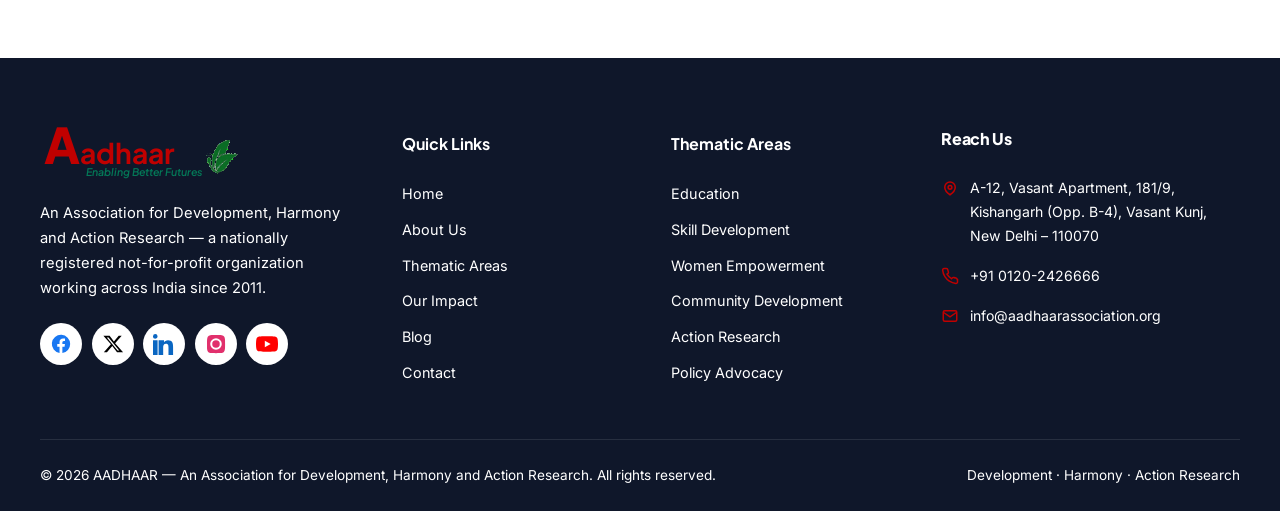
<file: blog-post.html>
<!DOCTYPE html>
<html lang="en">

<head>
  <meta charset="UTF-8" />
  <meta name="viewport" content="width=device-width, initial-scale=1.0" />
  <title>Paradigm Shift to Online Education — AADHAAR Blog</title>
  <meta name="description"
    content="Online education has emerged as the new normal, but a deep digital divide and lower digital literacy pose mountainous challenges for rural India. An AADHAAR perspective." />
  <link rel="preconnect" href="https://fonts.googleapis.com" />
  <link rel="preconnect" href="https://fonts.gstatic.com" crossorigin />
  <link
    href="https://fonts.googleapis.com/css2?family=Inter:wght@400;500;600&family=Plus+Jakarta+Sans:wght@500;600;700;800&display=swap"
    rel="stylesheet" />
  <link rel="stylesheet" href="css/style.css" />
  <link rel="icon"
    href="data:image/svg+xml,<svg xmlns='http://www.w3.org/2000/svg' viewBox='0 0 100 100'><rect width='100' height='100' rx='22' fill='%23047857'/><text x='50' y='68' font-size='52' font-family='Arial' font-weight='bold' fill='white' text-anchor='middle'>A</text></svg>" />
</head>

<body>

  <!-- ============ HEADER ============ -->
  <header class="site-header">
    <div class="container nav">
      <a href="index.html" class="brand" aria-label="AADHAAR — Enabling Better Futures">
        <svg class="brand-logo-filter" aria-hidden="true" focusable="false">
          <filter id="aadhaar-keep-green" color-interpolation-filters="sRGB">
            <feColorMatrix type="matrix" values="1 0 0 0 0 0 1 0 0 0 0 0 1 0 0 -16 16 0 0 0" />
          </filter>
        </svg>
        <span class="brand-logo-composite">
          <img class="brand-logo-image" src="assets/logo/logo-aadhaar-association.png" alt="" />
          <svg class="brand-logo-wordmark" viewBox="0 0 500 117" aria-hidden="true">
            <text x="105" y="104" fill="#047857" font-family="'Plus Jakarta Sans', Arial, sans-serif" font-size="24"
              font-style="italic" font-weight="600">Enabling Better Futures</text>
            <text x="8" y="78" fill="#C00000" font-family="'Plus Jakarta Sans', Arial, sans-serif" font-size="112"
              font-weight="800">A</text>
            <text x="92" y="78" fill="#C00000" font-family="'Plus Jakarta Sans', Arial, sans-serif" font-size="58"
              font-weight="700">adhaar</text>
          </svg>
        </span>
      </a>
      <nav>
        <ul class="nav-links" id="navLinks">
          <li><a href="index.html">Home</a></li>
          <li class="has-submenu">
            <a href="about.html">About Us <svg class="chev" viewBox="0 0 24 24" fill="none" stroke="currentColor"
                stroke-width="2.4">
                <path d="M6 9l6 6 6-6" />
              </svg></a>
            <button type="button" class="nav-submenu-toggle" aria-label="Toggle About Us submenu" aria-expanded="false">
              <svg class="chev" viewBox="0 0 24 24" fill="none" stroke="currentColor" stroke-width="2.4">
                <path d="M6 9l6 6 6-6" />
              </svg>
            </button>
            <div class="nav-drop">
              <a href="about.html"><span class="nd-ico"><svg viewBox="0 0 24 24" fill="none" stroke="currentColor"
                    stroke-width="2">
                    <path d="M12 2 4 6v6c0 5 3.5 8 8 10 4.5-2 8-5 8-10V6l-8-4z" />
                  </svg></span><span><strong>Our Story</strong><span>How AADHAAR began in 2011</span></span></a>
              <a href="about.html"><span class="nd-ico"><svg viewBox="0 0 24 24" fill="none" stroke="currentColor"
                    stroke-width="2">
                    <path d="M2 12s3-7 10-7 10 7 10 7-3 7-10 7S2 12 2 12z" />
                    <circle cx="12" cy="12" r="3" />
                  </svg></span><span><strong>Vision &amp; Mission</strong><span>What drives our work</span></span></a>
              <a href="about.html"><span class="nd-ico"><svg viewBox="0 0 24 24" fill="none" stroke="currentColor"
                    stroke-width="2">
                    <circle cx="6" cy="6" r="3" />
                    <circle cx="18" cy="18" r="3" />
                    <path d="M6 9v6a3 3 0 0 0 3 3h6" />
                  </svg></span><span><strong>Our Approach</strong><span>Community engagement model</span></span></a>
            </div>
          </li>
          <li class="has-submenu">
            <a href="index.html#thematic">Thematic Areas <svg class="chev" viewBox="0 0 24 24" fill="none"
                stroke="currentColor" stroke-width="2.4">
                <path d="M6 9l6 6 6-6" />
              </svg></a>
            <button type="button" class="nav-submenu-toggle" aria-label="Toggle Thematic Areas submenu"
              aria-expanded="false">
              <svg class="chev" viewBox="0 0 24 24" fill="none" stroke="currentColor" stroke-width="2.4">
                <path d="M6 9l6 6 6-6" />
              </svg>
            </button>
            <div class="nav-drop">
              <a href="index.html#education"><span class="nd-ico"><svg viewBox="0 0 24 24" fill="none"
                    stroke="currentColor" stroke-width="2">
                    <path d="M22 10 12 5 2 10l10 5 10-5zM6 12v5c2 2 4 2 6 2s4 0 6-2v-5" />
                  </svg></span><span><strong>Education</strong><span>School &amp; online learning</span></span></a>
              <a href="index.html#skill-development"><span class="nd-ico"><svg viewBox="0 0 24 24" fill="none"
                    stroke="currentColor" stroke-width="2">
                    <path d="M14.7 6.3a4 4 0 0 0-5.4 5.4l-6 6 2 2 6-6a4 4 0 0 0 5.4-5.4l-2 2-1.4-1.4 2-2z" />
                  </svg></span><span><strong>Skill Development</strong><span>Vocational training</span></span></a>
              <a href="index.html#women-empowerment"><span class="nd-ico"><svg viewBox="0 0 24 24" fill="none"
                    stroke="currentColor" stroke-width="2">
                    <circle cx="12" cy="8" r="4" />
                    <path d="M5 21c0-4 3-7 7-7s7 3 7 7" />
                  </svg></span><span><strong>Women Empowerment</strong><span>SHGs &amp; digital
                    inclusion</span></span></a>
              <a href="index.html#community-development"><span class="nd-ico"><svg viewBox="0 0 24 24" fill="none"
                    stroke="currentColor" stroke-width="2">
                    <path d="M3 21h18M5 21V8l7-4 7 4v13" />
                  </svg></span><span><strong>Community Development</strong><span>Grassroots engagement</span></span></a>
              <a href="index.html#action-research"><span class="nd-ico"><svg viewBox="0 0 24 24" fill="none"
                    stroke="currentColor" stroke-width="2">
                    <path d="M3 3v18h18M7 14l3-3 4 4 6-7" />
                  </svg></span><span><strong>Action Research</strong><span>Evidence-based advocacy</span></span></a>
              <a href="index.html#policy-advocacy"><span class="nd-ico"><svg viewBox="0 0 24 24" fill="none"
                    stroke="currentColor" stroke-width="2">
                    <path d="M21 11.5a8.5 8.5 0 0 1-12 7.7L3 21l1.8-6A8.5 8.5 0 1 1 21 11.5z" />
                  </svg></span><strong>Policy Advocacy</strong></a>
            </div>
          </li>
          <li><a href="https://aadharlmsuat.finlabsindia.org/" target="_blank" rel="noopener noreferrer">LMS</a></li>
          <li><a href="index.html#impact">Our Impact</a></li>
          <li><a href="blog.html" class="active">Blog</a></li>
          <li><a href="contact.html">Contact</a></li>
        </ul>
      </nav>
      <div class="nav-cta">
        <a href="contact.html" class="btn btn-primary">Get Involved
          <svg viewBox="0 0 24 24" fill="none" stroke="currentColor" stroke-width="2.4">
            <path d="M5 12h14M13 6l6 6-6 6" />
          </svg>
        </a>
        <button class="nav-toggle" aria-label="Toggle menu" aria-controls="navLinks"><span></span></button>
      </div>
    </div>
  </header>

  <!-- ============ ARTICLE ============ -->
  <section class="section">
    <div class="container">
      <article class="article">
        <div class="a-head reveal">
          <div class="breadcrumb">
            <a href="index.html">Home</a>
            <svg viewBox="0 0 24 24" fill="none" stroke="currentColor" stroke-width="2">
              <path d="M9 6l6 6-6 6" />
            </svg>
            <a href="blog.html">Blog</a>
            <svg viewBox="0 0 24 24" fill="none" stroke="currentColor" stroke-width="2">
              <path d="M9 6l6 6-6 6" />
            </svg>
            <span>Article</span>
          </div>
          <span class="blog-cat" style="position:static;display:inline-block;margin-bottom:1rem;">Education ·
            Policy</span>
          <h1>Paradigm Shift to Online Education — Preparedness &amp; Challenges</h1>
          <div class="a-meta">
            <span>AADHAAR</span><span class="dot"></span><span>Online Education</span><span
              class="dot"></span><span>Policy Research</span>
          </div>
        </div>

        <div class="a-hero reveal d1" style="background:#4f46e5;overflow:hidden;padding:0;"><img
            src="assets/images/blog-post-hero.jpg" alt="Online education"
            style="width:100%;height:100%;object-fit:cover;display:block;" loading="lazy" /></div>

        <div class="reveal d1">
          <p>Recently, we had witnessed one of the biggest lockdowns in human history. With few exceptions, all services
            put their operation on halt. Road and air traffic were suspended, industries were operational with reduced
            capacities, markets, shopping malls, schools, colleges and universities were closed for extended period of
            time in an attempt to flatten the curve of the spread of covid-19 virus. This nation-wide lockdown had
            serious unintended consequences on various sectors including education. According to UNESCO recent data
            approx. 32 crores learners were affected in India due to closure of educational institutions.<sup
              class="ref">[1]</sup></p>

          <p>Online education has emerged as new normal in recent time. In general, it is believed that access to online
            education can overcome the problem of paucity of trained teachers, accessibility of good schools, quality
            education, and customised learning materials. On the other hand, there is mountainous challenges associated
            with online learning. Lower digital literacy coupled with fewer access to hardware devices, poor
            infrastructural support in remote locations, and digital divide posing pedagogical concerns for a large
            section of the society.</p>

          <h2>The Digital Divide</h2>
          <p>There are various hurdles comes in the way of enabling digital education in the rural clusters. One of the
            most significant challenge is digital divide with deep rooted gender and class divide. The "Household Social
            Consumption: Education" report published by National Sample Survey Organization in the month of July 2020,
            depicts stark reality of digital divide in rural and urban clusters in India. According to its latest
            findings only 4% HH in rural cluster have access to computer in contrast, 23% urban HH have computer
            accessibility.<sup class="ref">[2]</sup></p>

          <p>Although, Indians consume highest internet data (Average 12 GB data per month) globally but Internet
            penetration among rural households in various states is quite skewed and has been exclusionary. The
            proportion of households with access to internet varies from 5.8% in rural Odisha to 7.9% in West Bengal to
            39.4% in Punjab to 48.6% in Himachal Pradesh. As whole only 14.9% rural HH have internet access, compared to
            42% households in urban cluster.<sup class="ref">[3]</sup></p>

          <blockquote>Sam Pitroda, previously headed India's National Knowledge Commission during 2005-09 claims "We
            don't have reliable access to broadband that we need for education because education is not just about text
            and voice it includes graphics, video, animation and interaction."<sup class="ref">[4]</sup></blockquote>

          <blockquote>According to the Urvashi Sahni, Founder and CEO – Study Hall Educational Foundation, "access to
            technology and the internet is an urgent requirement in the information age. It should no longer be a
            luxury."<sup class="ref">[5]</sup></blockquote>

          <p>For instance, in Pratapnagar block in Tehri Garhwal district of Uttarakhand "of the total 6,500 kids, only
            2,500 are benefited from online teaching. The remaining 4,000 are unable to study because of
            non-availability of smartphones or high-speed internet connectivity at their homes".<sup
              class="ref">[6]</sup></p>

          <h2>Training Teachers &amp; Empowering Women</h2>
          <p>We can't not guarantee good online education unless and until our teachers and parent are not trained.
            According to recent survey it was found that almost 50% of the university teaches are not accustomed with
            online education and merely 4% of teachers have got formal training on online education.<sup
              class="ref">[7]</sup> Similarly, Women need to be digitally empowered and it is prerequisite for any
            online education to happen at home because women spend most of their time at home and they are usually the
            ones taking care of the children and responsible to ensure that they study at home but actual scenario is
            pathetic. In Rural HHs in India, only 16% women have mobile internet access compare to 36% of their male
            counterpart.<sup class="ref">[8]</sup></p>

          <p>Providing digital devices and access should go hand in hand with training of the teachers. Explaining the
            importance of training of the teachers, experts says "Just because you provide digital devices and access,
            it doesn't assure that teacher will be able to deliver education. Because teachers themselves don't know how
            to operate computers."<sup class="ref">[9]</sup> Except in few states our government schools are also not
            equipped with digital platform suitable for online teaching.</p>

          <p>Cost incurred for getting high speed internet data connection is putting extra financial burden on parent.
            India is a home of largest number of poor people in the world and they are struggling for getting two square
            meal for their family. This condition will worsen in near future due to various socio-economic factors arise
            due to pandemic. In such condition, it would be difficult for parents to bear extra cost on online
            education.</p>

          <h2>Government Initiatives</h2>
          <p>Central and various state governments have taken several strides to facilitate remote learnings by
            developing several digital portals i.e. DIKSHA is the 'one nation; one digital platform launched under
            eVidya by Govt. of India for school education in India. It is accessible across digital devices laptop,
            mobile, desktop, tablets, TV and radio. Similarly, Swayam Prabha and Gyan Deep' programme relaying learning
            content through DTH and Doordarshn to overcome the issues of internet connectivity in remote and hilly
            locations. Govt of Uttarakhand had launched 'Sampark Baithak App' in collaboration with Sampark Foundation
            for primary level students. But bigger question is whether are we able to increase our user base? Answer is
            No. During recent time new subscribers have been sign up for the course but number is miniscule. Apart from
            lack of accessibility of the digital hardware, there are various other factors are associated with low
            enrolment on digital portals. Lack of knowledge of the teachers, students and parent about these digital
            portals is the foremost reason for low enrolment. Secondly, contents being relaying on the channel are not
            aligned with the classroom contents being delivered by teachers, so students found it obsolete.</p>

          <p>Strong blend of partnership among public, private and civil society has potential to leverage online
            education to the last mile to provide low cost hardware and software and also by providing learners with
            timely access to the knowledge repository.</p>

          <div class="wayforward">
            <h3>Way Forward</h3>
            <p>Facilitating online education using modern digital technology has multiplier effect on education but such
              education system can't replace or considered as substitute of classroom education. It should be customised
              in such a way that it can complement our offline education to keep our learning process moving.</p>
            <p>Social interaction and peer learning are vital for children for developing cognitive skill but these
              aspects are missing in current context. Online pedagogy should be designed in such a way that students
              should get opportunity for meaningful and continued social interactions. For getting effective and
              engaging online learning, feedback mechanism should be in place so that pedagogy and contents can be
              modified based on the suggestions received from parent, teachers and students.</p>
            <p>According to the UNESCO's State of Education Report for India 2019, only 61% of the total 7.8 million
              children with special needs (CWSN) between the age group of 5-19 are in educational institutions.<sup
                class="ref">[10]</sup> Is our online education infrastructure CWSN friendly? Any such policy without
              support infrastructure for Child with Special Need will run the risk of excluding a significant section of
              students from mainstream education.</p>
          </div>

          <div class="refs">
            <h3 style="margin-bottom:1rem;">References</h3>
            <ol class="refs">
              <li><a href="https://en.unesco.org/covid19/educationresponse" target="_blank"
                  rel="noopener">https://en.unesco.org/covid19/educationresponse</a></li>
              <li>Report "Key Indicators of Household social consumption on Education in India", Nov, 2019 NSS 75th
                round, Ministry of Statistics and Programme Implementation</li>
              <li>Report "Key Indicators of Household social consumption on Education in India", Nov, 2019 NSS 75th
                round, Ministry of Statistics and Programme Implementation</li>
              <li><a
                  href="https://www.thequint.com/news/education/not-safe-to-reopen-schools-declare-zero-year-says-sam-pitroda"
                  target="_blank"
                  rel="noopener">https://www.thequint.com/news/education/not-safe-to-reopen-schools-declare-zero-year-says-sam-pitroda</a>
              </li>
              <li>Sahni Urvashi, May 14, 2020, Brookings, COVID-19 in India: Education disrupted and lessons learned
              </li>
              <li><a
                  href="https://en.gaonconnection.com/poor-internet-connectivity-limited-smartphone-users-and-extreme-weather-conditions-make-online-schooling-a-challenge-in-hill-villages-of-uttarakhand/"
                  target="_blank" rel="noopener">https://en.gaonconnection.com/...</a></li>
              <li><a
                  href="https://www.thequint.com/news/education/not-safe-to-reopen-schools-declare-zero-year-says-sam-pitroda"
                  target="_blank" rel="noopener">https://www.thequint.com/news/education/...</a></li>
              <li>Report "Key Indicators of Household social consumption on Education in India", Nov, 2019 NSS 75th
                round, Ministry of Statistics and Programme Implementation</li>
              <li><a
                  href="https://www.thequint.com/news/education/not-safe-to-reopen-schools-declare-zero-year-says-sam-pitroda"
                  target="_blank" rel="noopener">https://www.thequint.com/news/education/...</a></li>
              <li>State of the Education Report for India 2019 — Children with Disabilities, UNESCO New Delhi Cluster
                Office</li>
            </ol>
          </div>

          <div class="share-row">
            <span>Share:</span>
            <a href="#" class="social-row" style="margin-top:0;"><a href="#" aria-label="Facebook"><svg
                  viewBox="0 0 24 24" fill="var(--brand)">
                  <path
                    d="M22 12a10 10 0 1 0-11.6 9.9v-7H7.9V12h2.5V9.8c0-2.5 1.5-3.9 3.8-3.9 1.1 0 2.2.2 2.2.2v2.5h-1.3c-1.2 0-1.6.8-1.6 1.6V12h2.8l-.4 2.9h-2.4v7A10 10 0 0 0 22 12z" />
                </svg></a></a>
            <a href="blog.html" class="read-link" style="margin-left:auto;">Back to Blog <svg viewBox="0 0 24 24"
                fill="none" stroke="currentColor" stroke-width="2.4">
                <path d="M19 12H5M11 18l-6-6 6-6" />
              </svg></a>
          </div>
        </div>
      </article>
    </div>
  </section>

  <!-- ============ FOOTER ============ -->
  <footer class="site-footer">
    <div class="container">
      <div class="footer-grid">
        <div class="footer-brand">
          <a href="index.html" class="brand" aria-label="AADHAAR — Enabling Better Futures">
            <span class="brand-logo-composite">
              <img class="brand-logo-leaf" src="assets/logo/aadhaar-footer-leaf.svg" alt="" />
              <svg class="brand-logo-wordmark" viewBox="0 0 500 117" aria-hidden="true">
                <text x="105" y="104" fill="#047857" font-family="'Plus Jakarta Sans', Arial, sans-serif" font-size="24"
                  font-style="italic" font-weight="600">Enabling Better Futures</text>
                <text x="8" y="78" fill="#C00000" font-family="'Plus Jakarta Sans', Arial, sans-serif" font-size="112"
                  font-weight="800">A</text>
                <text x="92" y="78" fill="#C00000" font-family="'Plus Jakarta Sans', Arial, sans-serif" font-size="58"
                  font-weight="700">adhaar</text>
              </svg>
            </span>
          </a>
          <p>An Association for Development, Harmony and Action Research — a nationally registered not-for-profit
            organization working across India since 2011.</p>
          <div class="social-row">
            <a href="#" aria-label="Facebook"><svg viewBox="0 0 24 24" fill="currentColor">
                <path
                  d="M22 12a10 10 0 1 0-11.6 9.9v-7H7.9V12h2.5V9.8c0-2.5 1.5-3.9 3.8-3.9 1.1 0 2.2.2 2.2.2v2.5h-1.3c-1.2 0-1.6.8-1.6 1.6V12h2.8l-.4 2.9h-2.4v7A10 10 0 0 0 22 12z" />
              </svg></a>
            <a href="#" aria-label="Twitter"><svg viewBox="0 0 24 24" fill="currentColor">
                <path
                  d="M18.2 3h3.3l-7.2 8.3L23 21h-6.6l-5.2-6.8L5.4 21H2l7.7-8.8L1.5 3h6.8l4.7 6.2L18.2 3zm-1.2 16h1.8L7.1 4.8H5.2L17 19z" />
              </svg></a>
            <a href="#" aria-label="LinkedIn"><svg viewBox="0 0 24 24" fill="currentColor">
                <path
                  d="M4.98 3.5A2.5 2.5 0 1 1 0 3.5a2.5 2.5 0 0 1 4.98 0zM0 8h5v16H0zM7.5 8H12v2.2h.1c.6-1.1 2.1-2.2 4.3-2.2 4.6 0 5.5 3 5.5 7v9h-5v-8c0-1.9 0-4.4-2.7-4.4s-3.1 2.1-3.1 4.3V24h-5V8z" />
              </svg></a>
            <a href="#" aria-label="Instagram"><svg viewBox="0 0 24 24" fill="currentColor">
                <path
                  d="M12 2.2c3.2 0 3.6 0 4.9.1 1.2.1 1.8.3 2.2.4.6.2 1 .5 1.4.9.4.4.7.8.9 1.4.1.4.3 1 .4 2.2.1 1.3.1 1.7.1 4.9s0 3.6-.1 4.9c-.1 1.2-.3 1.8-.4 2.2-.2.6-.5 1-.9 1.4-.4.4-.8.7-1.4.9-.4.1-1 .3-2.2.4-1.3.1-1.7.1-4.9.1s-3.6 0-4.9-.1c-1.2-.1-1.8-.3-2.2-.4a3.8 3.8 0 0 1-1.4-.9 3.8 3.8 0 0 1-.9-1.4c-.1-.4-.3-1-.4-2.2C2.2 15.6 2.2 15.2 2.2 12s0-3.6.1-4.9c.1-1.2.3-1.8.4-2.2.2-.6.5-1 .9-1.4.4-.4.8-.7 1.4-.9.4-.1 1-.3 2.2-.4C8.4 2.2 8.8 2.2 12 2.2zm0 3.5A6.3 6.3 0 1 0 18.3 12 6.3 6.3 0 0 0 12 5.7zm0 10.4A4.1 4.1 0 1 1 16.1 12 4.1 4.1 0 0 1 12 16.1zm6.5-10.6a1.5 1.5 0 1 1-1.5-1.5 1.5 1.5 0 0 1 1.5 1.5z" />
              </svg></a>
            <a href="https://www.youtube.com/channel/UCPjiCZ3CY6DdpiMOKzShy3g" aria-label="YouTube"><svg
                viewBox="0 0 24 24" fill="currentColor" aria-hidden="true">
                <path
                  d="M23.5 6.2a3 3 0 0 0-2.1-2.1C19.5 3.6 12 3.6 12 3.6s-7.5 0-9.4.5A3 3 0 0 0 .5 6.2 31.2 31.2 0 0 0 0 12a31.2 31.2 0 0 0 .5 5.8 3 3 0 0 0 2.1 2.1c1.9.5 9.4.5 9.4.5s7.5 0 9.4-.5a3 3 0 0 0 2.1-2.1A31.2 31.2 0 0 0 24 12a31.2 31.2 0 0 0-.5-5.8z" />
                <path fill="white" d="m9.6 15.6 6.4-3.6-6.4-3.6z" />
              </svg></a>
          </div>
        </div>
        <details class="footer-col footer-accordion" open>
          <summary>Quick Links</summary>
          <div class="footer-accordion-content">
            <a href="index.html">Home</a>
            <a href="about.html">About Us</a>
            <a href="index.html#thematic">Thematic Areas</a>
            <a href="index.html#impact">Our Impact</a>
            <a href="blog.html">Blog</a>
            <a href="contact.html">Contact</a>
          </div>
        </details>
        <details class="footer-col footer-accordion" open>
          <summary>Thematic Areas</summary>
          <div class="footer-accordion-content">
            <a href="index.html#thematic">Education</a>
            <a href="index.html#thematic">Skill Development</a>
            <a href="index.html#thematic">Women Empowerment</a>
            <a href="index.html#thematic">Community Development</a>
            <a href="index.html#thematic">Action Research</a>
            <a href="index.html#thematic">Policy Advocacy</a>
          </div>
        </details>
        <div class="footer-col">
          <h4>Reach Us</h4>
          <ul class="footer-contact">
            <li><svg viewBox="0 0 24 24" fill="none" stroke="currentColor" stroke-width="2">
                <path d="M12 21s-7-4.5-7-10a7 7 0 0 1 14 0c0 5.5-7 10-7 10z" />
                <circle cx="12" cy="11" r="2.5" />
              </svg><span>A-12, Vasant Apartment, 181/9, Kishangarh (Opp. B-4), Vasant Kunj, New Delhi – 110070</span>
            </li>
            <li><svg viewBox="0 0 24 24" fill="none" stroke="currentColor" stroke-width="2">
                <path
                  d="M22 16.9v3a2 2 0 0 1-2.2 2 19.8 19.8 0 0 1-8.6-3 19.5 19.5 0 0 1-6-6 19.8 19.8 0 0 1-3-8.7A2 2 0 0 1 4.1 2h3a2 2 0 0 1 2 1.7c.1 1 .4 1.9.7 2.8a2 2 0 0 1-.5 2.1L8 9.6a16 16 0 0 0 6 6l1-1a2 2 0 0 1 2.1-.5c.9.3 1.8.6 2.8.7a2 2 0 0 1 1.7 2z" />
              </svg><span>+91 0120-2426666</span></li>
            <li><svg viewBox="0 0 24 24" fill="none" stroke="currentColor" stroke-width="2">
                <rect x="3" y="5" width="18" height="14" rx="2" />
                <path d="m3 7 9 6 9-6" />
              </svg><span>info@aadhaarassociation.org</span></li>
          </ul>
        </div>
      </div>
      <div class="footer-bottom">
        <span>© <span class="year">2026</span> AADHAAR — An Association for Development, Harmony and Action Research.
          All rights reserved.</span>
        <span>Development · Harmony · Action Research</span>
      </div>
    </div>
  </footer>

  <script src="js/common.js"></script>
</body>

</html>
</file>
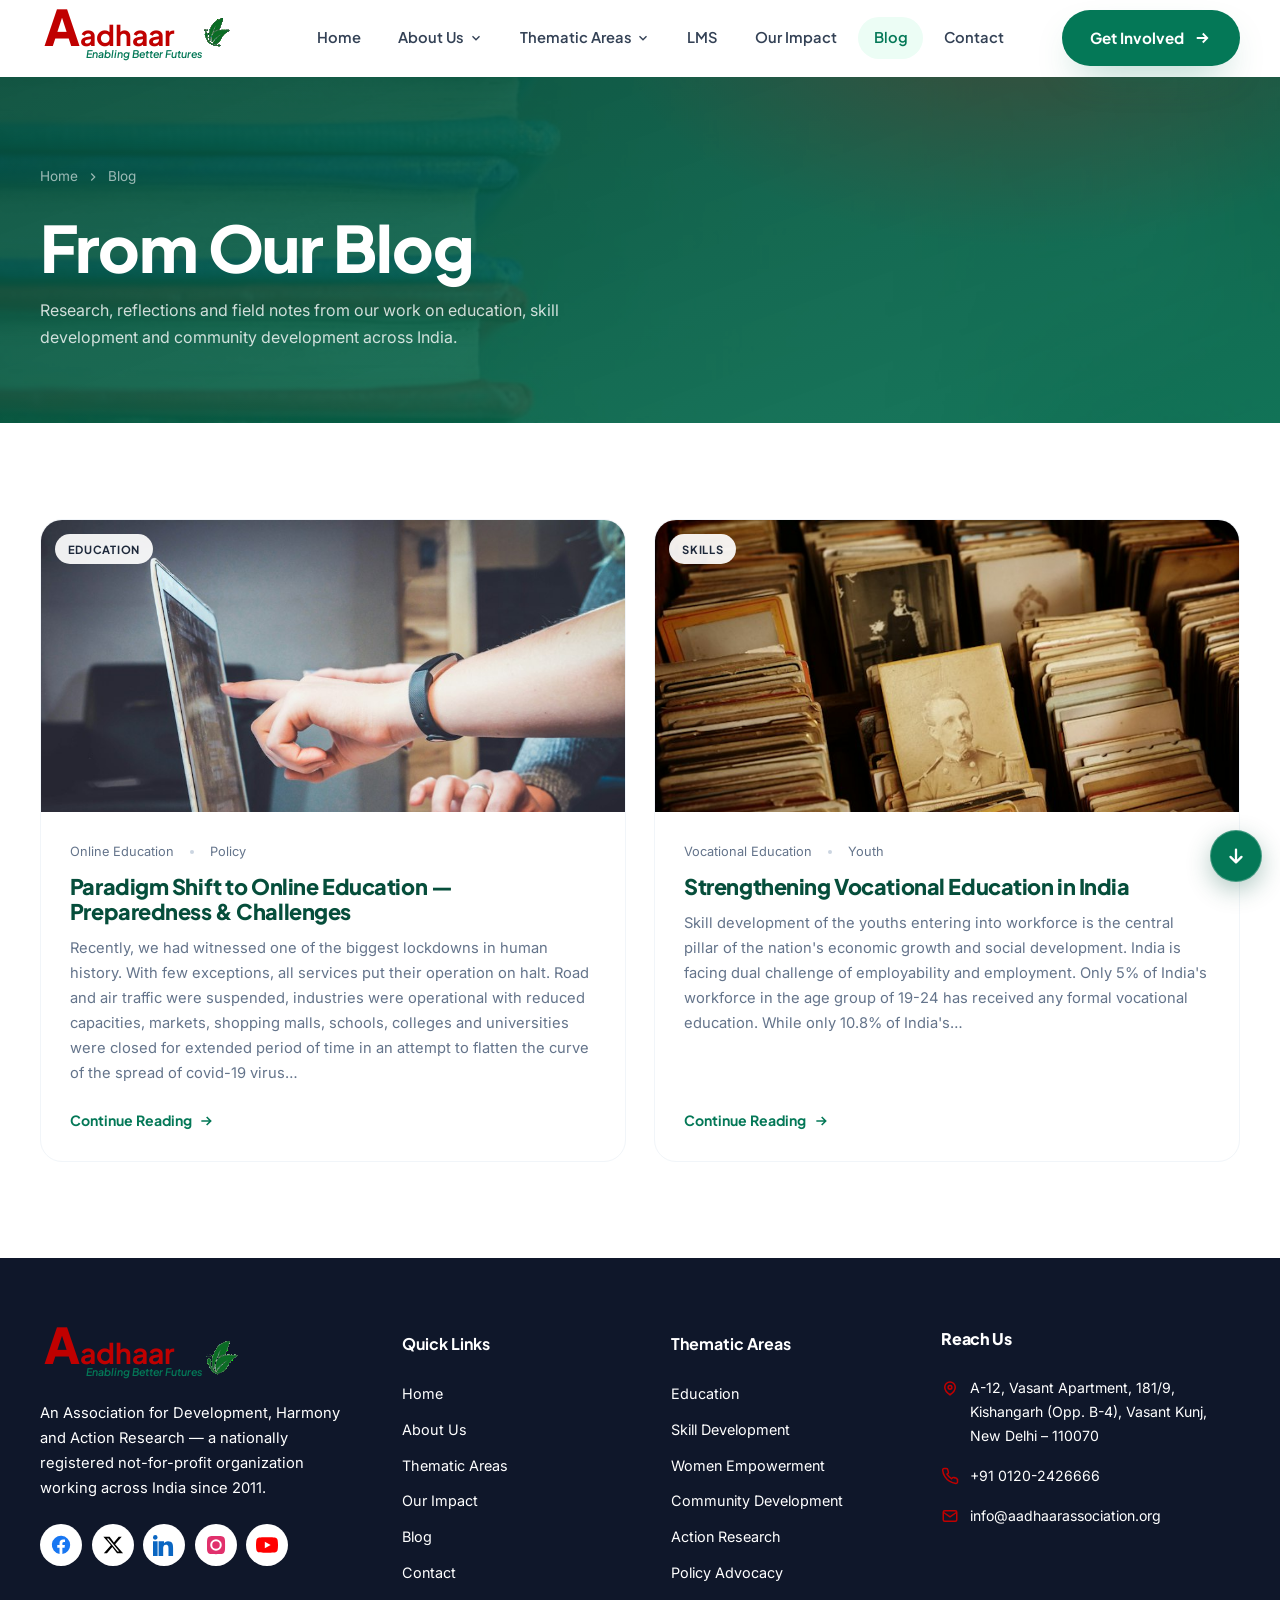
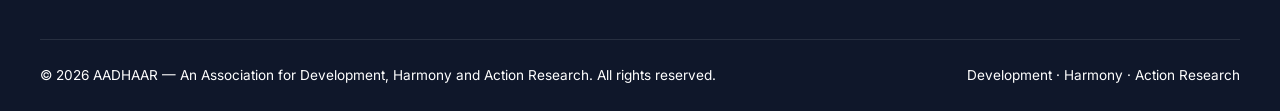
<file: blog.html>
<!DOCTYPE html>
<html lang="en">

<head>
  <meta charset="UTF-8" />
  <meta name="viewport" content="width=device-width, initial-scale=1.0" />
  <title>Blog — AADHAAR</title>
  <meta name="description"
    content="Insights, research and perspectives from AADHAAR on education, skill development and community development in India." />
  <link rel="preconnect" href="https://fonts.googleapis.com" />
  <link rel="preconnect" href="https://fonts.gstatic.com" crossorigin />
  <link
    href="https://fonts.googleapis.com/css2?family=Inter:wght@400;500;600&family=Plus+Jakarta+Sans:wght@500;600;700;800&display=swap"
    rel="stylesheet" />
  <link rel="stylesheet" href="css/style.css" />
  <link rel="icon"
    href="data:image/svg+xml,<svg xmlns='http://www.w3.org/2000/svg' viewBox='0 0 100 100'><rect width='100' height='100' rx='22' fill='%23047857'/><text x='50' y='68' font-size='52' font-family='Arial' font-weight='bold' fill='white' text-anchor='middle'>A</text></svg>" />
</head>

<body>

  <!-- ============ HEADER ============ -->
  <header class="site-header">
    <div class="container nav">
      <a href="index.html" class="brand" aria-label="AADHAAR — Enabling Better Futures">
        <svg class="brand-logo-filter" aria-hidden="true" focusable="false">
          <filter id="aadhaar-keep-green" color-interpolation-filters="sRGB">
            <feColorMatrix type="matrix" values="1 0 0 0 0 0 1 0 0 0 0 0 1 0 0 -16 16 0 0 0" />
          </filter>
        </svg>
        <span class="brand-logo-composite">
          <img class="brand-logo-image" src="assets/logo/logo-aadhaar-association.png" alt="" />
          <svg class="brand-logo-wordmark" viewBox="0 0 500 117" aria-hidden="true">
            <text x="105" y="104" fill="#047857" font-family="'Plus Jakarta Sans', Arial, sans-serif" font-size="24"
              font-style="italic" font-weight="600">Enabling Better Futures</text>
            <text x="8" y="78" fill="#C00000" font-family="'Plus Jakarta Sans', Arial, sans-serif" font-size="112"
              font-weight="800">A</text>
            <text x="92" y="78" fill="#C00000" font-family="'Plus Jakarta Sans', Arial, sans-serif" font-size="58"
              font-weight="700">adhaar</text>
          </svg>
        </span>
      </a>
      <nav>
        <ul class="nav-links" id="navLinks">
          <li><a href="index.html">Home</a></li>
          <li class="has-submenu">
            <a href="about.html">About Us <svg class="chev" viewBox="0 0 24 24" fill="none" stroke="currentColor"
                stroke-width="2.4">
                <path d="M6 9l6 6 6-6" />
              </svg></a>
            <button type="button" class="nav-submenu-toggle" aria-label="Toggle About Us submenu" aria-expanded="false">
              <svg class="chev" viewBox="0 0 24 24" fill="none" stroke="currentColor" stroke-width="2.4">
                <path d="M6 9l6 6 6-6" />
              </svg>
            </button>
            <div class="nav-drop">
              <a href="about.html"><span class="nd-ico"><svg viewBox="0 0 24 24" fill="none" stroke="currentColor"
                    stroke-width="2">
                    <path d="M12 2 4 6v6c0 5 3.5 8 8 10 4.5-2 8-5 8-10V6l-8-4z" />
                  </svg></span><span><strong>Our Story</strong><span>How AADHAAR began in 2011</span></span></a>
              <a href="about.html"><span class="nd-ico"><svg viewBox="0 0 24 24" fill="none" stroke="currentColor"
                    stroke-width="2">
                    <path d="M2 12s3-7 10-7 10 7 10 7-3 7-10 7S2 12 2 12z" />
                    <circle cx="12" cy="12" r="3" />
                  </svg></span><span><strong>Vision &amp; Mission</strong><span>What drives our work</span></span></a>
              <a href="about.html"><span class="nd-ico"><svg viewBox="0 0 24 24" fill="none" stroke="currentColor"
                    stroke-width="2">
                    <circle cx="6" cy="6" r="3" />
                    <circle cx="18" cy="18" r="3" />
                    <path d="M6 9v6a3 3 0 0 0 3 3h6" />
                  </svg></span><span><strong>Our Approach</strong><span>Community engagement model</span></span></a>
            </div>
          </li>
          <li class="has-submenu">
            <a href="index.html#thematic">Thematic Areas <svg class="chev" viewBox="0 0 24 24" fill="none"
                stroke="currentColor" stroke-width="2.4">
                <path d="M6 9l6 6 6-6" />
              </svg></a>
            <button type="button" class="nav-submenu-toggle" aria-label="Toggle Thematic Areas submenu"
              aria-expanded="false">
              <svg class="chev" viewBox="0 0 24 24" fill="none" stroke="currentColor" stroke-width="2.4">
                <path d="M6 9l6 6 6-6" />
              </svg>
            </button>
            <div class="nav-drop">
              <a href="index.html#education"><span class="nd-ico"><svg viewBox="0 0 24 24" fill="none"
                    stroke="currentColor" stroke-width="2">
                    <path d="M22 10 12 5 2 10l10 5 10-5zM6 12v5c2 2 4 2 6 2s4 0 6-2v-5" />
                  </svg></span><span><strong>Education</strong><span>School &amp; online learning</span></span></a>
              <a href="index.html#skill-development"><span class="nd-ico"><svg viewBox="0 0 24 24" fill="none"
                    stroke="currentColor" stroke-width="2">
                    <path d="M14.7 6.3a4 4 0 0 0-5.4 5.4l-6 6 2 2 6-6a4 4 0 0 0 5.4-5.4l-2 2-1.4-1.4 2-2z" />
                  </svg></span><span><strong>Skill Development</strong><span>Vocational training</span></span></a>
              <a href="index.html#women-empowerment"><span class="nd-ico"><svg viewBox="0 0 24 24" fill="none"
                    stroke="currentColor" stroke-width="2">
                    <circle cx="12" cy="8" r="4" />
                    <path d="M5 21c0-4 3-7 7-7s7 3 7 7" />
                  </svg></span><span><strong>Women Empowerment</strong><span>SHGs &amp; digital
                    inclusion</span></span></a>
              <a href="index.html#community-development"><span class="nd-ico"><svg viewBox="0 0 24 24" fill="none"
                    stroke="currentColor" stroke-width="2">
                    <path d="M3 21h18M5 21V8l7-4 7 4v13" />
                  </svg></span><span><strong>Community Development</strong><span>Grassroots engagement</span></span></a>
              <a href="index.html#action-research"><span class="nd-ico"><svg viewBox="0 0 24 24" fill="none"
                    stroke="currentColor" stroke-width="2">
                    <path d="M3 3v18h18M7 14l3-3 4 4 6-7" />
                  </svg></span><span><strong>Action Research</strong><span>Evidence-based advocacy</span></span></a>
              <a href="index.html#policy-advocacy"><span class="nd-ico"><svg viewBox="0 0 24 24" fill="none"
                    stroke="currentColor" stroke-width="2">
                    <path d="M21 11.5a8.5 8.5 0 0 1-12 7.7L3 21l1.8-6A8.5 8.5 0 1 1 21 11.5z" />
                  </svg></span><strong>Policy Advocacy</strong></a>
            </div>
          </li>
          <li><a href="https://aadharlmsuat.finlabsindia.org/" target="_blank" rel="noopener noreferrer">LMS</a></li>
          <li><a href="index.html#impact">Our Impact</a></li>
          <li><a href="blog.html" class="active">Blog</a></li>
          <li><a href="contact.html">Contact</a></li>
        </ul>
      </nav>
      <div class="nav-cta">
        <a href="contact.html" class="btn btn-primary">Get Involved
          <svg viewBox="0 0 24 24" fill="none" stroke="currentColor" stroke-width="2.4">
            <path d="M5 12h14M13 6l6 6-6 6" />
          </svg>
        </a>
        <button class="nav-toggle" aria-label="Toggle menu" aria-controls="navLinks"><span></span></button>
      </div>
    </div>
  </header>

  <!-- ============ PAGE HERO ============ -->
  <section class="page-hero"
    style="background:linear-gradient(160deg,rgba(6,78,59,.92),rgba(4,120,87,.85)),url('assets/images/page-blog.jpg') center/cover;">
    <div class="container">
      <div class="breadcrumb">
        <a href="index.html">Home</a>
        <svg viewBox="0 0 24 24" fill="none" stroke="currentColor" stroke-width="2">
          <path d="M9 6l6 6-6 6" />
        </svg>
        <span>Blog</span>
      </div>
      <h1>From Our Blog</h1>
      <p>Research, reflections and field notes from our work on education, skill development and community development
        across India.</p>
    </div>
  </section>

  <!-- ============ BLOG LIST ============ -->
  <section class="section">
    <div class="container">
      <div class="blog-list">
        <article class="blog-card reveal">
          <div class="blog-media"><img src="assets/images/computer.jpg" alt="Online education" loading="lazy" /><span
              class="blog-cat">Education</span></div>
          <div class="blog-body">
            <div class="blog-meta"><span>Online Education</span><span class="dot"></span><span>Policy</span></div>
            <h3>Paradigm Shift to Online Education — Preparedness &amp; Challenges</h3>
            <p>Recently, we had witnessed one of the biggest lockdowns in human history. With few exceptions, all
              services put their operation on halt. Road and air traffic were suspended, industries were operational
              with reduced capacities, markets, shopping malls, schools, colleges and universities were closed for
              extended period of time in an attempt to flatten the curve of the spread of covid-19 virus…</p>
            <a href="blog-post.html" class="read-link">Continue Reading <svg viewBox="0 0 24 24" fill="none"
                stroke="currentColor" stroke-width="2.4">
                <path d="M5 12h14M13 6l6 6-6 6" />
              </svg></a>
          </div>
        </article>
        <article class="blog-card reveal d1">
          <div class="blog-media"><img src="assets/images/blog-vocational.jpg" alt="Vocational education"
              loading="lazy" /><span class="blog-cat">Skills</span></div>
          <div class="blog-body">
            <div class="blog-meta"><span>Vocational Education</span><span class="dot"></span><span>Youth</span></div>
            <h3>Strengthening Vocational Education in India</h3>
            <p>Skill development of the youths entering into workforce is the central pillar of the nation's economic
              growth and social development. India is facing dual challenge of employability and employment. Only 5% of
              India's workforce in the age group of 19-24 has received any formal vocational education. While only 10.8%
              of India's…</p>
            <a href="blog-post.html" class="read-link">Continue Reading <svg viewBox="0 0 24 24" fill="none"
                stroke="currentColor" stroke-width="2.4">
                <path d="M5 12h14M13 6l6 6-6 6" />
              </svg></a>
          </div>
        </article>
      </div>
    </div>
  </section>

  <!-- ============ FOOTER ============ -->
  <footer class="site-footer">
    <div class="container">
      <div class="footer-grid">
        <div class="footer-brand">
          <a href="index.html" class="brand" aria-label="AADHAAR — Enabling Better Futures">
            <span class="brand-logo-composite">
              <img class="brand-logo-leaf" src="assets/logo/aadhaar-footer-leaf.svg" alt="" />
              <svg class="brand-logo-wordmark" viewBox="0 0 500 117" aria-hidden="true">
                <text x="105" y="104" fill="#047857" font-family="'Plus Jakarta Sans', Arial, sans-serif" font-size="24"
                  font-style="italic" font-weight="600">Enabling Better Futures</text>
                <text x="8" y="78" fill="#C00000" font-family="'Plus Jakarta Sans', Arial, sans-serif" font-size="112"
                  font-weight="800">A</text>
                <text x="92" y="78" fill="#C00000" font-family="'Plus Jakarta Sans', Arial, sans-serif" font-size="58"
                  font-weight="700">adhaar</text>
              </svg>
            </span>
          </a>
          <p>An Association for Development, Harmony and Action Research — a nationally registered not-for-profit
            organization working across India since 2011.</p>
          <div class="social-row">
            <a href="#" aria-label="Facebook"><svg viewBox="0 0 24 24" fill="currentColor">
                <path
                  d="M22 12a10 10 0 1 0-11.6 9.9v-7H7.9V12h2.5V9.8c0-2.5 1.5-3.9 3.8-3.9 1.1 0 2.2.2 2.2.2v2.5h-1.3c-1.2 0-1.6.8-1.6 1.6V12h2.8l-.4 2.9h-2.4v7A10 10 0 0 0 22 12z" />
              </svg></a>
            <a href="#" aria-label="Twitter"><svg viewBox="0 0 24 24" fill="currentColor">
                <path
                  d="M18.2 3h3.3l-7.2 8.3L23 21h-6.6l-5.2-6.8L5.4 21H2l7.7-8.8L1.5 3h6.8l4.7 6.2L18.2 3zm-1.2 16h1.8L7.1 4.8H5.2L17 19z" />
              </svg></a>
            <a href="#" aria-label="LinkedIn"><svg viewBox="0 0 24 24" fill="currentColor">
                <path
                  d="M4.98 3.5A2.5 2.5 0 1 1 0 3.5a2.5 2.5 0 0 1 4.98 0zM0 8h5v16H0zM7.5 8H12v2.2h.1c.6-1.1 2.1-2.2 4.3-2.2 4.6 0 5.5 3 5.5 7v9h-5v-8c0-1.9 0-4.4-2.7-4.4s-3.1 2.1-3.1 4.3V24h-5V8z" />
              </svg></a>
            <a href="#" aria-label="Instagram"><svg viewBox="0 0 24 24" fill="currentColor">
                <path
                  d="M12 2.2c3.2 0 3.6 0 4.9.1 1.2.1 1.8.3 2.2.4.6.2 1 .5 1.4.9.4.4.7.8.9 1.4.1.4.3 1 .4 2.2.1 1.3.1 1.7.1 4.9s0 3.6-.1 4.9c-.1 1.2-.3 1.8-.4 2.2-.2.6-.5 1-.9 1.4-.4.4-.8.7-1.4.9-.4.1-1 .3-2.2.4-1.3.1-1.7.1-4.9.1s-3.6 0-4.9-.1c-1.2-.1-1.8-.3-2.2-.4a3.8 3.8 0 0 1-1.4-.9 3.8 3.8 0 0 1-.9-1.4c-.1-.4-.3-1-.4-2.2C2.2 15.6 2.2 15.2 2.2 12s0-3.6.1-4.9c.1-1.2.3-1.8.4-2.2.2-.6.5-1 .9-1.4.4-.4.8-.7 1.4-.9.4-.1 1-.3 2.2-.4C8.4 2.2 8.8 2.2 12 2.2zm0 3.5A6.3 6.3 0 1 0 18.3 12 6.3 6.3 0 0 0 12 5.7zm0 10.4A4.1 4.1 0 1 1 16.1 12 4.1 4.1 0 0 1 12 16.1zm6.5-10.6a1.5 1.5 0 1 1-1.5-1.5 1.5 1.5 0 0 1 1.5 1.5z" />
              </svg></a>
            <a href="https://www.youtube.com/channel/UCPjiCZ3CY6DdpiMOKzShy3g" aria-label="YouTube"><svg
                viewBox="0 0 24 24" fill="currentColor" aria-hidden="true">
                <path
                  d="M23.5 6.2a3 3 0 0 0-2.1-2.1C19.5 3.6 12 3.6 12 3.6s-7.5 0-9.4.5A3 3 0 0 0 .5 6.2 31.2 31.2 0 0 0 0 12a31.2 31.2 0 0 0 .5 5.8 3 3 0 0 0 2.1 2.1c1.9.5 9.4.5 9.4.5s7.5 0 9.4-.5a3 3 0 0 0 2.1-2.1A31.2 31.2 0 0 0 24 12a31.2 31.2 0 0 0-.5-5.8z" />
                <path fill="white" d="m9.6 15.6 6.4-3.6-6.4-3.6z" />
              </svg></a>
          </div>
        </div>
        <details class="footer-col footer-accordion" open>
          <summary>Quick Links</summary>
          <div class="footer-accordion-content">
            <a href="index.html">Home</a>
            <a href="about.html">About Us</a>
            <a href="index.html#thematic">Thematic Areas</a>
            <a href="index.html#impact">Our Impact</a>
            <a href="blog.html">Blog</a>
            <a href="contact.html">Contact</a>
          </div>
        </details>
        <details class="footer-col footer-accordion" open>
          <summary>Thematic Areas</summary>
          <div class="footer-accordion-content">
            <a href="index.html#thematic">Education</a>
            <a href="index.html#thematic">Skill Development</a>
            <a href="index.html#thematic">Women Empowerment</a>
            <a href="index.html#thematic">Community Development</a>
            <a href="index.html#thematic">Action Research</a>
            <a href="index.html#thematic">Policy Advocacy</a>
          </div>
        </details>
        <div class="footer-col">
          <h4>Reach Us</h4>
          <ul class="footer-contact">
            <li><svg viewBox="0 0 24 24" fill="none" stroke="currentColor" stroke-width="2">
                <path d="M12 21s-7-4.5-7-10a7 7 0 0 1 14 0c0 5.5-7 10-7 10z" />
                <circle cx="12" cy="11" r="2.5" />
              </svg><span>A-12, Vasant Apartment, 181/9, Kishangarh (Opp. B-4), Vasant Kunj, New Delhi – 110070</span>
            </li>
            <li><svg viewBox="0 0 24 24" fill="none" stroke="currentColor" stroke-width="2">
                <path
                  d="M22 16.9v3a2 2 0 0 1-2.2 2 19.8 19.8 0 0 1-8.6-3 19.5 19.5 0 0 1-6-6 19.8 19.8 0 0 1-3-8.7A2 2 0 0 1 4.1 2h3a2 2 0 0 1 2 1.7c.1 1 .4 1.9.7 2.8a2 2 0 0 1-.5 2.1L8 9.6a16 16 0 0 0 6 6l1-1a2 2 0 0 1 2.1-.5c.9.3 1.8.6 2.8.7a2 2 0 0 1 1.7 2z" />
              </svg><span>+91 0120-2426666</span></li>
            <li><svg viewBox="0 0 24 24" fill="none" stroke="currentColor" stroke-width="2">
                <rect x="3" y="5" width="18" height="14" rx="2" />
                <path d="m3 7 9 6 9-6" />
              </svg><span>info@aadhaarassociation.org</span></li>
          </ul>
        </div>
      </div>
      <div class="footer-bottom">
        <span>© <span class="year">2026</span> AADHAAR — An Association for Development, Harmony and Action Research.
          All rights reserved.</span>
        <span>Development · Harmony · Action Research</span>
      </div>
    </div>
  </footer>

  <script src="js/common.js"></script>
</body>

</html>
</file>
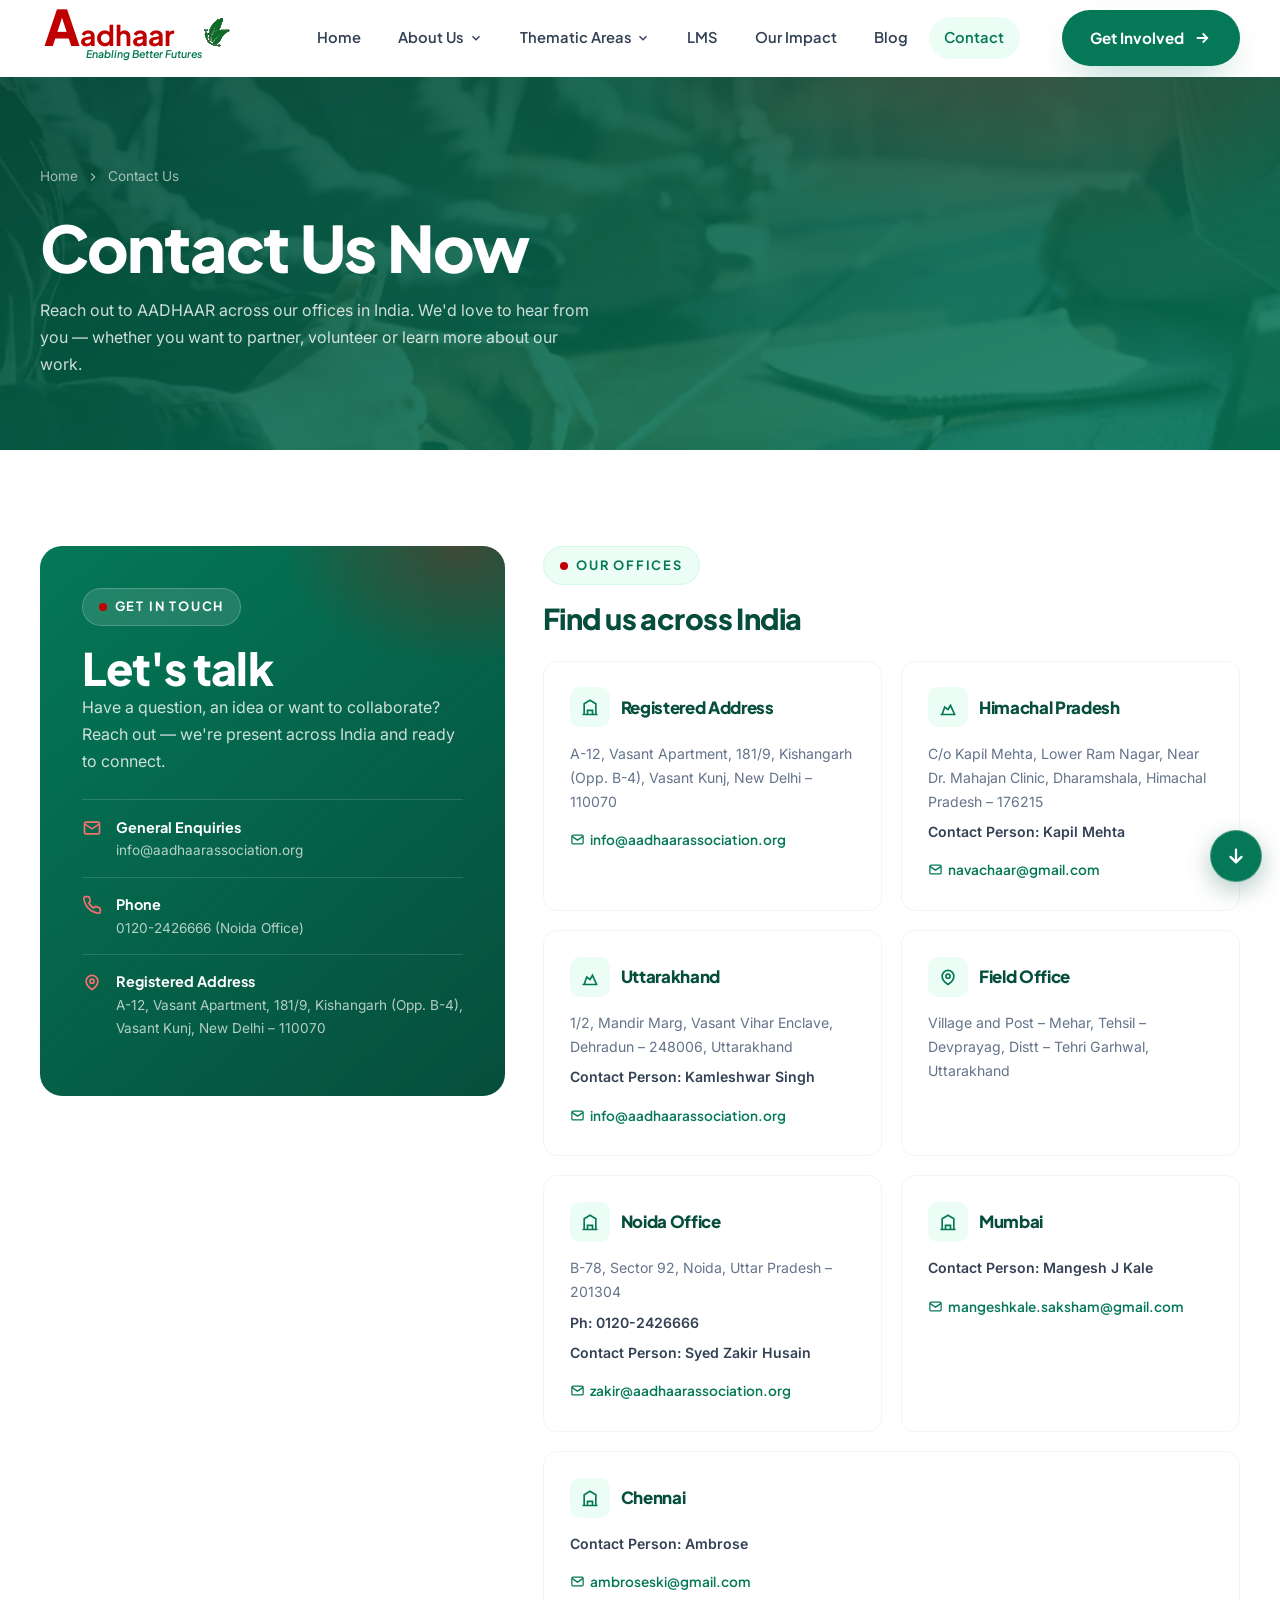
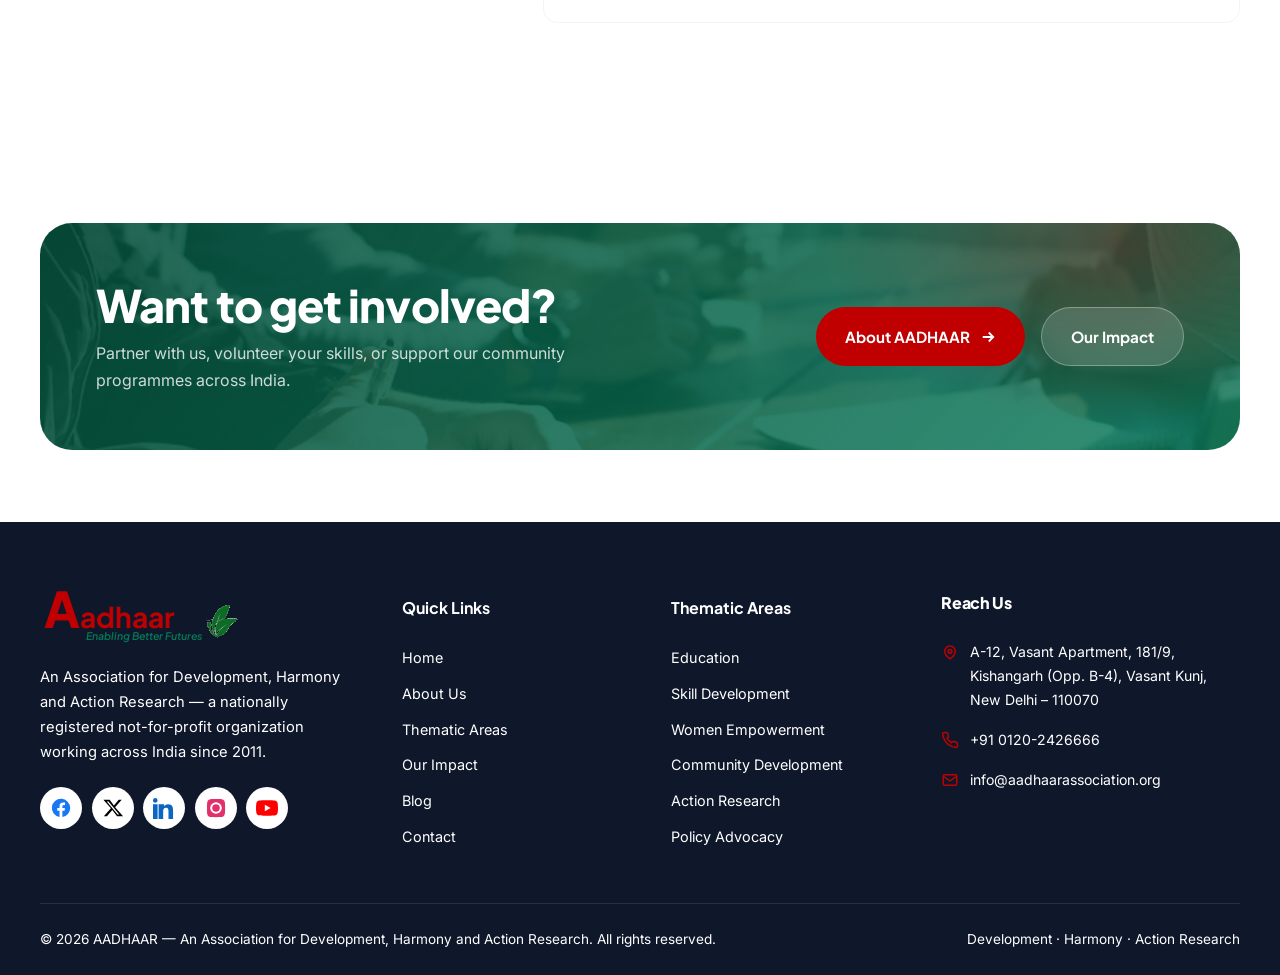
<file: contact.html>
<!DOCTYPE html>
<html lang="en">

<head>
  <meta charset="UTF-8" />
  <meta name="viewport" content="width=device-width, initial-scale=1.0" />
  <title>Contact Us — AADHAAR</title>
  <meta name="description"
    content="Contact AADHAAR offices across India — Delhi, Himachal Pradesh, Uttarakhand, Noida, Mumbai and Chennai with addresses, contact persons and emails." />
  <link rel="preconnect" href="https://fonts.googleapis.com" />
  <link rel="preconnect" href="https://fonts.gstatic.com" crossorigin />
  <link
    href="https://fonts.googleapis.com/css2?family=Inter:wght@400;500;600&family=Plus+Jakarta+Sans:wght@500;600;700;800&display=swap"
    rel="stylesheet" />
  <link rel="stylesheet" href="css/style.css" />
  <link rel="icon"
    href="data:image/svg+xml,<svg xmlns='http://www.w3.org/2000/svg' viewBox='0 0 100 100'><rect width='100' height='100' rx='22' fill='%23047857'/><text x='50' y='68' font-size='52' font-family='Arial' font-weight='bold' fill='white' text-anchor='middle'>A</text></svg>" />
</head>

<body>

  <!-- ============ HEADER ============ -->
  <header class="site-header">
    <div class="container nav">
      <a href="index.html" class="brand" aria-label="AADHAAR — Enabling Better Futures">
        <svg class="brand-logo-filter" aria-hidden="true" focusable="false">
          <filter id="aadhaar-keep-green" color-interpolation-filters="sRGB">
            <feColorMatrix type="matrix" values="1 0 0 0 0 0 1 0 0 0 0 0 1 0 0 -16 16 0 0 0" />
          </filter>
        </svg>
        <span class="brand-logo-composite">
          <img class="brand-logo-image" src="assets/logo/logo-aadhaar-association.png" alt="" />
          <svg class="brand-logo-wordmark" viewBox="0 0 500 117" aria-hidden="true">
            <text x="105" y="104" fill="#047857" font-family="'Plus Jakarta Sans', Arial, sans-serif" font-size="24"
              font-style="italic" font-weight="600">Enabling Better Futures</text>
            <text x="8" y="78" fill="#C00000" font-family="'Plus Jakarta Sans', Arial, sans-serif" font-size="112"
              font-weight="800">A</text>
            <text x="92" y="78" fill="#C00000" font-family="'Plus Jakarta Sans', Arial, sans-serif" font-size="58"
              font-weight="700">adhaar</text>
          </svg>
        </span>
      </a>
      <nav>
        <ul class="nav-links" id="navLinks">
          <li><a href="index.html">Home</a></li>
          <li class="has-submenu">
            <a href="about.html">About Us <svg class="chev" viewBox="0 0 24 24" fill="none" stroke="currentColor"
                stroke-width="2.4">
                <path d="M6 9l6 6 6-6" />
              </svg></a>
            <button type="button" class="nav-submenu-toggle" aria-label="Toggle About Us submenu" aria-expanded="false">
              <svg class="chev" viewBox="0 0 24 24" fill="none" stroke="currentColor" stroke-width="2.4">
                <path d="M6 9l6 6 6-6" />
              </svg>
            </button>
            <div class="nav-drop">
              <a href="about.html"><span class="nd-ico"><svg viewBox="0 0 24 24" fill="none" stroke="currentColor"
                    stroke-width="2">
                    <path d="M12 2 4 6v6c0 5 3.5 8 8 10 4.5-2 8-5 8-10V6l-8-4z" />
                  </svg></span><span><strong>Our Story</strong><span>How AADHAAR began in 2011</span></span></a>
              <a href="about.html"><span class="nd-ico"><svg viewBox="0 0 24 24" fill="none" stroke="currentColor"
                    stroke-width="2">
                    <path d="M2 12s3-7 10-7 10 7 10 7-3 7-10 7S2 12 2 12z" />
                    <circle cx="12" cy="12" r="3" />
                  </svg></span><span><strong>Vision &amp; Mission</strong><span>What drives our work</span></span></a>
              <a href="about.html"><span class="nd-ico"><svg viewBox="0 0 24 24" fill="none" stroke="currentColor"
                    stroke-width="2">
                    <circle cx="6" cy="6" r="3" />
                    <circle cx="18" cy="18" r="3" />
                    <path d="M6 9v6a3 3 0 0 0 3 3h6" />
                  </svg></span><span><strong>Our Approach</strong><span>Community engagement model</span></span></a>
            </div>
          </li>
          <li class="has-submenu">
            <a href="index.html#thematic">Thematic Areas <svg class="chev" viewBox="0 0 24 24" fill="none"
                stroke="currentColor" stroke-width="2.4">
                <path d="M6 9l6 6 6-6" />
              </svg></a>
            <button type="button" class="nav-submenu-toggle" aria-label="Toggle Thematic Areas submenu"
              aria-expanded="false">
              <svg class="chev" viewBox="0 0 24 24" fill="none" stroke="currentColor" stroke-width="2.4">
                <path d="M6 9l6 6 6-6" />
              </svg>
            </button>
            <div class="nav-drop">
              <a href="index.html#education"><span class="nd-ico"><svg viewBox="0 0 24 24" fill="none"
                    stroke="currentColor" stroke-width="2">
                    <path d="M22 10 12 5 2 10l10 5 10-5zM6 12v5c2 2 4 2 6 2s4 0 6-2v-5" />
                  </svg></span><span><strong>Education</strong><span>School &amp; online learning</span></span></a>
              <a href="index.html#skill-development"><span class="nd-ico"><svg viewBox="0 0 24 24" fill="none"
                    stroke="currentColor" stroke-width="2">
                    <path d="M14.7 6.3a4 4 0 0 0-5.4 5.4l-6 6 2 2 6-6a4 4 0 0 0 5.4-5.4l-2 2-1.4-1.4 2-2z" />
                  </svg></span><span><strong>Skill Development</strong><span>Vocational training</span></span></a>
              <a href="index.html#women-empowerment"><span class="nd-ico"><svg viewBox="0 0 24 24" fill="none"
                    stroke="currentColor" stroke-width="2">
                    <circle cx="12" cy="8" r="4" />
                    <path d="M5 21c0-4 3-7 7-7s7 3 7 7" />
                  </svg></span><span><strong>Women Empowerment</strong><span>SHGs &amp; digital
                    inclusion</span></span></a>
              <a href="index.html#community-development"><span class="nd-ico"><svg viewBox="0 0 24 24" fill="none"
                    stroke="currentColor" stroke-width="2">
                    <path d="M3 21h18M5 21V8l7-4 7 4v13" />
                  </svg></span><span><strong>Community Development</strong><span>Grassroots engagement</span></span></a>
              <a href="index.html#action-research"><span class="nd-ico"><svg viewBox="0 0 24 24" fill="none"
                    stroke="currentColor" stroke-width="2">
                    <path d="M3 3v18h18M7 14l3-3 4 4 6-7" />
                  </svg></span><span><strong>Action Research</strong><span>Evidence-based advocacy</span></span></a>
              <a href="index.html#policy-advocacy"><span class="nd-ico"><svg viewBox="0 0 24 24" fill="none"
                    stroke="currentColor" stroke-width="2">
                    <path d="M21 11.5a8.5 8.5 0 0 1-12 7.7L3 21l1.8-6A8.5 8.5 0 1 1 21 11.5z" />
                  </svg></span><strong>Policy Advocacy</strong></a>
            </div>
          </li>
          <li><a href="https://aadharlmsuat.finlabsindia.org/" target="_blank" rel="noopener noreferrer">LMS</a></li>
          <li><a href="index.html#impact">Our Impact</a></li>
          <li><a href="blog.html">Blog</a></li>
          <li><a href="contact.html" class="active">Contact</a></li>
        </ul>
      </nav>
      <div class="nav-cta">
        <a href="contact.html" class="btn btn-primary">Get Involved
          <svg viewBox="0 0 24 24" fill="none" stroke="currentColor" stroke-width="2.4">
            <path d="M5 12h14M13 6l6 6-6 6" />
          </svg>
        </a>
        <button class="nav-toggle" aria-label="Toggle menu" aria-controls="navLinks"><span></span></button>
      </div>
    </div>
  </header>

  <!-- ============ PAGE HERO ============ -->
  <section class="page-hero"
    style="background:linear-gradient(160deg,rgba(6,78,59,.92),rgba(4,120,87,.85)),url('assets/images/office.jpg') center/cover;">
    <div class="container">
      <div class="breadcrumb">
        <a href="index.html">Home</a>
        <svg viewBox="0 0 24 24" fill="none" stroke="currentColor" stroke-width="2">
          <path d="M9 6l6 6-6 6" />
        </svg>
        <span>Contact Us</span>
      </div>
      <h1>Contact Us Now</h1>
      <p>Reach out to AADHAAR across our offices in India. We'd love to hear from you — whether you want to partner,
        volunteer or learn more about our work.</p>
    </div>
  </section>

  <!-- ============ CONTACT GRID ============ -->
  <section class="section">
    <div class="container">
      <div class="contact-grid">
        <!-- Intro / reach us -->
        <div class="contact-intro reveal">
          <span class="eyebrow"
            style="background:rgba(255,255,255,.12);border-color:rgba(255,255,255,.2);color:#fff;">Get in Touch</span>
          <h2 style="margin-top:1rem;">Let's talk</h2>
          <p>Have a question, an idea or want to collaborate? Reach out — we're present across India and ready to
            connect.</p>
          <div style="margin-top:1.5rem;">
            <div class="ci-item">
              <svg viewBox="0 0 24 24" fill="none" stroke="currentColor" stroke-width="2">
                <rect x="3" y="5" width="18" height="14" rx="2" />
                <path d="m3 7 9 6 9-6" />
              </svg>
              <div>
                <div class="ci-t">General Enquiries</div>
                <div class="ci-s">info@aadhaarassociation.org</div>
              </div>
            </div>
            <div class="ci-item">
              <svg viewBox="0 0 24 24" fill="none" stroke="currentColor" stroke-width="2">
                <path
                  d="M22 16.9v3a2 2 0 0 1-2.2 2 19.8 19.8 0 0 1-8.6-3 19.5 19.5 0 0 1-6-6 19.8 19.8 0 0 1-3-8.7A2 2 0 0 1 4.1 2h3a2 2 0 0 1 2 1.7c.1 1 .4 1.9.7 2.8a2 2 0 0 1-.5 2.1L8 9.6a16 16 0 0 0 6 6l1-1a2 2 0 0 1 2.1-.5c.9.3 1.8.6 2.8.7a2 2 0 0 1 1.7 2z" />
              </svg>
              <div>
                <div class="ci-t">Phone</div>
                <div class="ci-s">0120-2426666 (Noida Office)</div>
              </div>
            </div>
            <div class="ci-item">
              <svg viewBox="0 0 24 24" fill="none" stroke="currentColor" stroke-width="2">
                <path d="M12 21s-7-4.5-7-10a7 7 0 0 1 14 0c0 5.5-7 10-7 10z" />
                <circle cx="12" cy="11" r="2.5" />
              </svg>
              <div>
                <div class="ci-t">Registered Address</div>
                <div class="ci-s">A-12, Vasant Apartment, 181/9, Kishangarh (Opp. B-4), Vasant Kunj, New Delhi – 110070
                </div>
              </div>
            </div>
          </div>
        </div>

        <!-- Offices list -->
        <div>
          <div class="section-head reveal d1" style="margin-bottom:1.6rem;">
            <span class="eyebrow">Our Offices</span>
            <h2 class="section-title" style="font-size:1.8rem;">Find us across India</h2>
          </div>
          <div class="office-list">
            <!-- Registered Address -->
            <div class="office-card reveal d1">
              <div class="oc-head">
                <div class="oc-ico"><svg viewBox="0 0 24 24" fill="none" stroke="currentColor" stroke-width="2">
                    <path d="M3 21h18M5 21V8l7-4 7 4v13M9 21v-5h6v5" />
                  </svg></div>
                <h3>Registered Address</h3>
              </div>
              <div class="oc-body">
                <p>A-12, Vasant Apartment, 181/9, Kishangarh (Opp. B-4), Vasant Kunj, New Delhi – 110070</p>
                <a href="mailto:info@aadhaarassociation.org" class="oc-mail">
                  <svg viewBox="0 0 24 24" fill="none" stroke="currentColor" stroke-width="2">
                    <rect x="3" y="5" width="18" height="14" rx="2" />
                    <path d="m3 7 9 6 9-6" />
                  </svg>
                  info@aadhaarassociation.org
                </a>
              </div>
            </div>

            <!-- Himachal Pradesh -->
            <div class="office-card reveal d2">
              <div class="oc-head">
                <div class="oc-ico"><svg viewBox="0 0 24 24" fill="none" stroke="currentColor" stroke-width="2">
                    <path d="M3 21h18M5 21l3-9 4 3 3-5 5 11" />
                  </svg></div>
                <h3>Himachal Pradesh</h3>
              </div>
              <div class="oc-body">
                <p>C/o Kapil Mehta, Lower Ram Nagar, Near Dr. Mahajan Clinic, Dharamshala, Himachal Pradesh – 176215</p>
                <p style="font-weight:600;color:var(--ink-700);">Contact Person: Kapil Mehta</p>
                <a href="mailto:navachaar@gmail.com" class="oc-mail">
                  <svg viewBox="0 0 24 24" fill="none" stroke="currentColor" stroke-width="2">
                    <rect x="3" y="5" width="18" height="14" rx="2" />
                    <path d="m3 7 9 6 9-6" />
                  </svg>
                  navachaar@gmail.com
                </a>
              </div>
            </div>

            <!-- Uttarakhand -->
            <div class="office-card reveal d1">
              <div class="oc-head">
                <div class="oc-ico"><svg viewBox="0 0 24 24" fill="none" stroke="currentColor" stroke-width="2">
                    <path d="M3 21h18M5 21l3-9 4 3 3-5 5 11" />
                  </svg></div>
                <h3>Uttarakhand</h3>
              </div>
              <div class="oc-body">
                <p>1/2, Mandir Marg, Vasant Vihar Enclave, Dehradun – 248006, Uttarakhand</p>
                <p style="font-weight:600;color:var(--ink-700);">Contact Person: Kamleshwar Singh</p>
                <a href="mailto:info@aadhaarassociation.org" class="oc-mail">
                  <svg viewBox="0 0 24 24" fill="none" stroke="currentColor" stroke-width="2">
                    <rect x="3" y="5" width="18" height="14" rx="2" />
                    <path d="m3 7 9 6 9-6" />
                  </svg>
                  info@aadhaarassociation.org
                </a>
              </div>
            </div>

            <!-- Field Office -->
            <div class="office-card reveal d2">
              <div class="oc-head">
                <div class="oc-ico"><svg viewBox="0 0 24 24" fill="none" stroke="currentColor" stroke-width="2">
                    <path d="M12 21s-7-4.5-7-10a7 7 0 0 1 14 0c0 5.5-7 10-7 10z" />
                    <circle cx="12" cy="11" r="2.5" />
                  </svg></div>
                <h3>Field Office</h3>
              </div>
              <div class="oc-body">
                <p>Village and Post – Mehar, Tehsil – Devprayag, Distt – Tehri Garhwal, Uttarakhand</p>
              </div>
            </div>

            <!-- Noida Office -->
            <div class="office-card reveal d1">
              <div class="oc-head">
                <div class="oc-ico"><svg viewBox="0 0 24 24" fill="none" stroke="currentColor" stroke-width="2">
                    <path d="M3 21h18M5 21V8l7-4 7 4v13M9 21v-5h6v5" />
                  </svg></div>
                <h3>Noida Office</h3>
              </div>
              <div class="oc-body">
                <p>B-78, Sector 92, Noida, Uttar Pradesh – 201304</p>
                <p style="font-weight:600;color:var(--ink-700);">Ph: 0120-2426666</p>
                <p style="font-weight:600;color:var(--ink-700);">Contact Person: Syed Zakir Husain</p>
                <a href="mailto:zakir@aadhaarassociation.org" class="oc-mail">
                  <svg viewBox="0 0 24 24" fill="none" stroke="currentColor" stroke-width="2">
                    <rect x="3" y="5" width="18" height="14" rx="2" />
                    <path d="m3 7 9 6 9-6" />
                  </svg>
                  zakir@aadhaarassociation.org
                </a>
              </div>
            </div>

            <!-- Mumbai -->
            <div class="office-card reveal d2">
              <div class="oc-head">
                <div class="oc-ico"><svg viewBox="0 0 24 24" fill="none" stroke="currentColor" stroke-width="2">
                    <path d="M3 21h18M5 21V8l7-4 7 4v13M9 21v-5h6v5" />
                  </svg></div>
                <h3>Mumbai</h3>
              </div>
              <div class="oc-body">
                <p style="font-weight:600;color:var(--ink-700);">Contact Person: Mangesh J Kale</p>
                <a href="mailto:mangeshkale.saksham@gmail.com" class="oc-mail">
                  <svg viewBox="0 0 24 24" fill="none" stroke="currentColor" stroke-width="2">
                    <rect x="3" y="5" width="18" height="14" rx="2" />
                    <path d="m3 7 9 6 9-6" />
                  </svg>
                  mangeshkale.saksham@gmail.com
                </a>
              </div>
            </div>

            <!-- Chennai -->
            <div class="office-card reveal d1" style="grid-column:1/-1;">
              <div class="oc-head">
                <div class="oc-ico"><svg viewBox="0 0 24 24" fill="none" stroke="currentColor" stroke-width="2">
                    <path d="M3 21h18M5 21V8l7-4 7 4v13M9 21v-5h6v5" />
                  </svg></div>
                <h3>Chennai</h3>
              </div>
              <div class="oc-body">
                <p style="font-weight:600;color:var(--ink-700);">Contact Person: Ambrose</p>
                <a href="mailto:ambroseski@gmail.com" class="oc-mail">
                  <svg viewBox="0 0 24 24" fill="none" stroke="currentColor" stroke-width="2">
                    <rect x="3" y="5" width="18" height="14" rx="2" />
                    <path d="m3 7 9 6 9-6" />
                  </svg>
                  ambroseski@gmail.com
                </a>
              </div>
            </div>
          </div>
        </div>
      </div>
    </div>
  </section>

  <!-- ============ CTA BANNER ============ -->
  <section class="section-tight">
    <div class="container">
      <div class="cta-banner reveal"
        style="background:linear-gradient(135deg,rgba(6,78,59,.88),rgba(4,120,87,.82)),url('assets/images/office.jpg') center/cover;">
        <div class="cta-inner">
          <div>
            <h2>Want to get involved?</h2>
            <p>Partner with us, volunteer your skills, or support our community programmes across India.</p>
          </div>
          <div style="display:flex; gap:1rem; flex-wrap:wrap;">
            <a href="about.html" class="btn btn-accent">About AADHAAR
              <svg viewBox="0 0 24 24" fill="none" stroke="currentColor" stroke-width="2.4">
                <path d="M5 12h14M13 6l6 6-6 6" />
              </svg>
            </a>
            <a href="index.html#impact" class="btn btn-light">Our Impact</a>
          </div>
        </div>
      </div>
    </div>
  </section>

  <!-- ============ FOOTER ============ -->
  <footer class="site-footer">
    <div class="container">
      <div class="footer-grid">
        <div class="footer-brand">
          <a href="index.html" class="brand" aria-label="AADHAAR — Enabling Better Futures">
            <span class="brand-logo-composite">
              <img class="brand-logo-leaf" src="assets/logo/aadhaar-footer-leaf.svg" alt="" />
              <svg class="brand-logo-wordmark" viewBox="0 0 500 117" aria-hidden="true">
                <text x="105" y="104" fill="#047857" font-family="'Plus Jakarta Sans', Arial, sans-serif" font-size="24"
                  font-style="italic" font-weight="600">Enabling Better Futures</text>
                <text x="8" y="78" fill="#C00000" font-family="'Plus Jakarta Sans', Arial, sans-serif" font-size="112"
                  font-weight="800">A</text>
                <text x="92" y="78" fill="#C00000" font-family="'Plus Jakarta Sans', Arial, sans-serif" font-size="58"
                  font-weight="700">adhaar</text>
              </svg>
            </span>
          </a>
          <p>An Association for Development, Harmony and Action Research — a nationally registered not-for-profit
            organization working across India since 2011.</p>
          <div class="social-row">
            <a href="#" aria-label="Facebook"><svg viewBox="0 0 24 24" fill="currentColor">
                <path
                  d="M22 12a10 10 0 1 0-11.6 9.9v-7H7.9V12h2.5V9.8c0-2.5 1.5-3.9 3.8-3.9 1.1 0 2.2.2 2.2.2v2.5h-1.3c-1.2 0-1.6.8-1.6 1.6V12h2.8l-.4 2.9h-2.4v7A10 10 0 0 0 22 12z" />
              </svg></a>
            <a href="#" aria-label="Twitter"><svg viewBox="0 0 24 24" fill="currentColor">
                <path
                  d="M18.2 3h3.3l-7.2 8.3L23 21h-6.6l-5.2-6.8L5.4 21H2l7.7-8.8L1.5 3h6.8l4.7 6.2L18.2 3zm-1.2 16h1.8L7.1 4.8H5.2L17 19z" />
              </svg></a>
            <a href="#" aria-label="LinkedIn"><svg viewBox="0 0 24 24" fill="currentColor">
                <path
                  d="M4.98 3.5A2.5 2.5 0 1 1 0 3.5a2.5 2.5 0 0 1 4.98 0zM0 8h5v16H0zM7.5 8H12v2.2h.1c.6-1.1 2.1-2.2 4.3-2.2 4.6 0 5.5 3 5.5 7v9h-5v-8c0-1.9 0-4.4-2.7-4.4s-3.1 2.1-3.1 4.3V24h-5V8z" />
              </svg></a>
            <a href="#" aria-label="Instagram"><svg viewBox="0 0 24 24" fill="currentColor">
                <path
                  d="M12 2.2c3.2 0 3.6 0 4.9.1 1.2.1 1.8.3 2.2.4.6.2 1 .5 1.4.9.4.4.7.8.9 1.4.1.4.3 1 .4 2.2.1 1.3.1 1.7.1 4.9s0 3.6-.1 4.9c-.1 1.2-.3 1.8-.4 2.2-.2.6-.5 1-.9 1.4-.4.4-.8.7-1.4.9-.4.1-1 .3-2.2.4-1.3.1-1.7.1-4.9.1s-3.6 0-4.9-.1c-1.2-.1-1.8-.3-2.2-.4a3.8 3.8 0 0 1-1.4-.9 3.8 3.8 0 0 1-.9-1.4c-.1-.4-.3-1-.4-2.2C2.2 15.6 2.2 15.2 2.2 12s0-3.6.1-4.9c.1-1.2.3-1.8.4-2.2.2-.6.5-1 .9-1.4.4-.4.8-.7 1.4-.9.4-.1 1-.3 2.2-.4C8.4 2.2 8.8 2.2 12 2.2zm0 3.5A6.3 6.3 0 1 0 18.3 12 6.3 6.3 0 0 0 12 5.7zm0 10.4A4.1 4.1 0 1 1 16.1 12 4.1 4.1 0 0 1 12 16.1zm6.5-10.6a1.5 1.5 0 1 1-1.5-1.5 1.5 1.5 0 0 1 1.5 1.5z" />
              </svg></a>
            <a href="https://www.youtube.com/channel/UCPjiCZ3CY6DdpiMOKzShy3g" aria-label="YouTube"><svg
                viewBox="0 0 24 24" fill="currentColor" aria-hidden="true">
                <path
                  d="M23.5 6.2a3 3 0 0 0-2.1-2.1C19.5 3.6 12 3.6 12 3.6s-7.5 0-9.4.5A3 3 0 0 0 .5 6.2 31.2 31.2 0 0 0 0 12a31.2 31.2 0 0 0 .5 5.8 3 3 0 0 0 2.1 2.1c1.9.5 9.4.5 9.4.5s7.5 0 9.4-.5a3 3 0 0 0 2.1-2.1A31.2 31.2 0 0 0 24 12a31.2 31.2 0 0 0-.5-5.8z" />
                <path fill="white" d="m9.6 15.6 6.4-3.6-6.4-3.6z" />
              </svg></a>
          </div>
        </div>
        <details class="footer-col footer-accordion" open>
          <summary>Quick Links</summary>
          <div class="footer-accordion-content">
            <a href="index.html">Home</a>
            <a href="about.html">About Us</a>
            <a href="index.html#thematic">Thematic Areas</a>
            <a href="index.html#impact">Our Impact</a>
            <a href="blog.html">Blog</a>
            <a href="contact.html">Contact</a>
          </div>
        </details>
        <details class="footer-col footer-accordion" open>
          <summary>Thematic Areas</summary>
          <div class="footer-accordion-content">
            <a href="index.html#thematic">Education</a>
            <a href="index.html#thematic">Skill Development</a>
            <a href="index.html#thematic">Women Empowerment</a>
            <a href="index.html#thematic">Community Development</a>
            <a href="index.html#thematic">Action Research</a>
            <a href="index.html#thematic">Policy Advocacy</a>
          </div>
        </details>
        <div class="footer-col">
          <h4>Reach Us</h4>
          <ul class="footer-contact">
            <li><svg viewBox="0 0 24 24" fill="none" stroke="currentColor" stroke-width="2">
                <path d="M12 21s-7-4.5-7-10a7 7 0 0 1 14 0c0 5.5-7 10-7 10z" />
                <circle cx="12" cy="11" r="2.5" />
              </svg><span>A-12, Vasant Apartment, 181/9, Kishangarh (Opp. B-4), Vasant Kunj, New Delhi – 110070</span>
            </li>
            <li><svg viewBox="0 0 24 24" fill="none" stroke="currentColor" stroke-width="2">
                <path
                  d="M22 16.9v3a2 2 0 0 1-2.2 2 19.8 19.8 0 0 1-8.6-3 19.5 19.5 0 0 1-6-6 19.8 19.8 0 0 1-3-8.7A2 2 0 0 1 4.1 2h3a2 2 0 0 1 2 1.7c.1 1 .4 1.9.7 2.8a2 2 0 0 1-.5 2.1L8 9.6a16 16 0 0 0 6 6l1-1a2 2 0 0 1 2.1-.5c.9.3 1.8.6 2.8.7a2 2 0 0 1 1.7 2z" />
              </svg><span>+91 0120-2426666</span></li>
            <li><svg viewBox="0 0 24 24" fill="none" stroke="currentColor" stroke-width="2">
                <rect x="3" y="5" width="18" height="14" rx="2" />
                <path d="m3 7 9 6 9-6" />
              </svg><span>info@aadhaarassociation.org</span></li>
          </ul>
        </div>
      </div>
      <div class="footer-bottom">
        <span>© <span class="year">2026</span> AADHAAR — An Association for Development, Harmony and Action Research.
          All rights reserved.</span>
        <span>Development · Harmony · Action Research</span>
      </div>
    </div>
  </footer>

  <script src="js/common.js"></script>
</body>

</html>
</file>
<file: css/style.css>
/* ===================================================================
   AADHAAR — An Association for Development, Harmony & Action Research
   Modern redesign stylesheet
   =================================================================== */

/* ---------- Design Tokens ---------- */
:root {
  /* Brand palette */
  --green-900: #064e3b;
  --green-700: #047857;
  --green-600: #059669;
  --green-500: #10b981;
  --green-100: #d1fae5;
  --green-50: #ecfdf5;

  --red-700: #900000;
  --red-600: #c00000;
  --red-400: #f87171;
  --red-100: #fee2e2;

  --orange-600: #ea580c;
  --orange-100: #ffedd5;

  /* Neutrals */
  --ink-900: #0f172a;
  --ink-800: #1e293b;
  --ink-700: #334155;
  --ink-600: #475569;
  --ink-500: #64748b;
  --ink-400: #94a3b8;
  --ink-300: #cbd5e1;
  --ink-200: #e2e8f0;
  --ink-100: #f1f5f9;
  --ink-50: #f8fafc;
  --white: #ffffff;

  /* Semantic */
  --brand: var(--green-700);
  --brand-dark: var(--green-900);
  --brand-light: var(--green-100);
  --accent: var(--red-600);
  --accent-dark: var(--red-700);
  --text: var(--ink-800);
  --text-soft: var(--ink-500);
  --bg: var(--white);
  --bg-soft: var(--ink-50);

  /* Effects */
  --radius-sm: 8px;
  --radius: 14px;
  --radius-lg: 22px;
  --radius-xl: 32px;
  --shadow-sm: 0 1px 2px rgba(15, 23, 42, .06), 0 1px 3px rgba(15, 23, 42, .05);
  --shadow: 0 10px 30px -12px rgba(15, 23, 42, .18);
  --shadow-lg: 0 30px 60px -20px rgba(15, 23, 42, .28);
  --shadow-brand: 0 18px 40px -16px rgba(4, 120, 87, .45);

  --container: 1200px;
  --transition: .35s cubic-bezier(.4, 0, .2, 1);
  --font-head: 'Plus Jakarta Sans', system-ui, sans-serif;
  --font-body: 'Inter', system-ui, sans-serif;
}

/* ---------- Reset ---------- */
*,
*::before,
*::after {
  box-sizing: border-box;
  margin: 0;
  padding: 0;
}

html {
  scroll-behavior: smooth;
  -webkit-text-size-adjust: 100%;
  scrollbar-width: thin;
  scrollbar-color: var(--green-700) var(--green-50);
}

html::-webkit-scrollbar {
  width: 10px;
}

html::-webkit-scrollbar-track {
  background: var(--green-50);
}

html::-webkit-scrollbar-thumb {
  background: var(--green-700);
  border: 2px solid var(--green-50);
  border-radius: 999px;
}

html::-webkit-scrollbar-thumb:hover {
  background: var(--red-600);
}

html.has-page-scrollbar {
  scrollbar-width: none;
}

html.has-page-scrollbar::-webkit-scrollbar {
  display: none;
}

body {
  font-family: var(--font-body);
  color: var(--text);
  background: var(--bg);
  line-height: 1.7;
  font-size: 16px;
  overflow-x: hidden;
  -webkit-font-smoothing: antialiased;
}

.scroll-control {
  position: fixed;
  right: 1.1rem;
  bottom: 1.1rem;
  z-index: 99;
  width: 52px;
  height: 52px;
  display: grid;
  place-items: center;
  border: 1px solid rgba(255, 255, 255, .25);
  border-radius: 50%;
  background: var(--brand);
  color: #fff;
  box-shadow: 0 8px 24px rgba(4, 78, 59, .3);
  transition: background var(--transition), transform var(--transition), box-shadow var(--transition);
}

.scroll-control:hover {
  background: var(--brand-dark);
  transform: translateY(-3px);
  box-shadow: 0 12px 28px rgba(4, 78, 59, .38);
}

.scroll-control:focus-visible {
  outline: 3px solid var(--red-600);
  outline-offset: 3px;
}

.scroll-control[hidden] {
  display: none;
}

.scroll-control svg {
  width: 22px;
  height: 22px;
}

.page-scrollbar {
  position: fixed;
  top: 77px;
  right: 0;
  bottom: 0;
  z-index: 98;
  width: 16px;
  background: rgba(236, 253, 245, .82);
  touch-action: none;
  user-select: none;
}

.page-scrollbar[hidden] {
  display: none;
}

.page-scrollbar:focus-visible {
  outline: 2px solid var(--red-600);
  outline-offset: -2px;
}

.page-scrollbar-thumb {
  position: absolute;
  top: 0;
  left: 4px;
  right: 4px;
  min-height: 34px;
  border-radius: 999px;
  background: var(--green-700);
  cursor: grab;
}

.page-scrollbar-thumb:hover,
.page-scrollbar-thumb.is-dragging {
  background: var(--red-600);
}

.page-scrollbar-thumb.is-dragging {
  cursor: grabbing;
}

@media (max-width: 680px) {
  .page-scrollbar {
    width: 18px;
  }

  .page-scrollbar-thumb {
    left: 5px;
    right: 5px;
    min-height: 44px;
  }
}

img {
  max-width: 100%;
  display: block;
}

a {
  color: inherit;
  text-decoration: none;
}

ul {
  list-style: none;
}

button {
  font: inherit;
  cursor: pointer;
  border: none;
  background: none;
}

/* ---------- Typography helpers ---------- */
h1,
h2,
h3,
h4 {
  font-family: var(--font-head);
  line-height: 1.15;
  color: var(--brand-dark);
  font-weight: 800;
  letter-spacing: -.02em;
}

h1 {
  font-size: clamp(2.4rem, 5vw, 4rem);
}

h2 {
  font-size: clamp(1.9rem, 3.6vw, 2.8rem);
}

h3 {
  font-size: 1.35rem;
}

p {
  color: var(--text-soft);
}

.container {
  width: min(100% - 2.5rem, var(--container));
  margin-inline: auto;
}

.section {
  padding: 6rem 0;
  position: relative;
}

.section-tight {
  padding: 4.5rem 0;
}

/* Section heading block */
.eyebrow {
  display: inline-flex;
  align-items: center;
  gap: .5rem;
  font-family: var(--font-head);
  font-weight: 700;
  font-size: .8rem;
  letter-spacing: .14em;
  text-transform: uppercase;
  color: var(--brand);
  padding: .45rem 1rem;
  background: var(--green-50);
  border-radius: 100px;
  border: 1px solid var(--green-100);
}

.eyebrow::before {
  content: "";
  width: 8px;
  height: 8px;
  border-radius: 50%;
  background: var(--accent);
}

.section-title {
  margin: 1.1rem 0 1rem;
  max-width: 24ch;
}

.section-lead {
  max-width: 60ch;
  color: var(--text-soft);
}

.section-head {
  margin-bottom: 3.2rem;
}

.section-head.center {
  text-align: center;
}

.section-head.center .section-title,
.section-head.center .section-lead {
  margin-inline: auto;
}

/* ---------- Buttons ---------- */
.btn {
  display: inline-flex;
  align-items: center;
  justify-content: center;
  gap: .55rem;
  font-family: var(--font-head);
  font-weight: 700;
  font-size: .95rem;
  padding: .95rem 1.8rem;
  border-radius: 100px;
  transition: var(--transition);
  white-space: nowrap;
}

.btn svg {
  width: 18px;
  height: 18px;
}

.btn-primary {
  background: var(--brand);
  color: #fff;
  box-shadow: var(--shadow-brand);
}

.btn-primary:hover {
  background: var(--brand-dark);
  transform: translateY(-3px);
  box-shadow: 0 22px 46px -14px rgba(4, 120, 87, .55);
}

.btn-accent {
  background: var(--accent);
  color: #fff;
}

.btn-accent:hover {
  background: var(--accent-dark);
  color: #fff;
  transform: translateY(-3px);
}

.btn-ghost {
  background: transparent;
  color: var(--brand-dark);
  border: 2px solid var(--ink-200);
}

.btn-ghost:hover {
  border-color: var(--brand);
  color: var(--brand);
  background: var(--green-50);
}

.btn-light {
  background: rgba(255, 255, 255, .15);
  color: #fff;
  border: 1px solid rgba(255, 255, 255, .3);
  backdrop-filter: blur(6px);
}

.btn-light:hover {
  background: rgba(255, 255, 255, .25);
  transform: translateY(-3px);
}

/* ---------- Welcome loader ---------- */
body.is-loading {
  overflow: hidden;
}

html:not(.show-welcome-loader) body.is-loading {
  overflow: auto;
}

.page-loader {
  position: fixed;
  inset: 0;
  z-index: 1000;
  display: grid;
  place-items: center;
  overflow: hidden;
  color: #fff;
  background: #000;
  transition: opacity .65s ease, visibility .65s ease;
}

html:not(.show-welcome-loader) .page-loader {
  display: none;
}

.page-loader.is-exiting {
  opacity: 0;
  visibility: hidden;
  pointer-events: none;
}

.loader-content {
  width: min(92vw, 660px);
  padding: 2rem 1rem;
  text-align: center;
  animation: loader-content-in 1s ease both;
}

.loader-title {
  color: #f8fafc;
  font-family: var(--font-head);
  font-size: clamp(1.35rem, 6.5vw, 3.6rem);
  font-weight: 700;
  letter-spacing: -.035em;
  line-height: 1.2;
  white-space: nowrap;
  text-shadow: 0 0 12px rgba(110, 231, 183, .55), 0 0 34px rgba(16, 185, 129, .35);
  animation: loader-glow 3.2s ease-in-out infinite alternate;
}

.loader-letter {
  opacity: 0;
  transition: opacity .4s ease;
}

.loader-letter.is-visible {
  opacity: 1;
}

@keyframes loader-content-in {
  from {
    opacity: 0;
  }

  to {
    opacity: 1;
  }
}

@keyframes loader-glow {
  from {
    text-shadow: 0 0 10px rgba(110, 231, 183, .45), 0 0 26px rgba(16, 185, 129, .25);
  }

  to {
    text-shadow: 0 0 18px rgba(167, 243, 208, .8), 0 0 42px rgba(16, 185, 129, .55);
  }
}

/* ---------- Header ---------- */
.site-header {
  position: sticky;
  top: 0;
  z-index: 100;
  background: rgba(255, 255, 255, .85);
  backdrop-filter: saturate(180%) blur(14px);
  border-bottom: 1px solid transparent;
  transition: var(--transition);
}

.site-header.scrolled {
  border-bottom-color: var(--ink-200);
  box-shadow: var(--shadow-sm);
}

.nav {
  display: flex;
  align-items: center;
  justify-content: space-between;
  gap: 1.5rem;
  height: 76px;
}

.brand {
  display: flex;
  align-items: center;
  gap: .7rem;
  font-family: var(--font-head);
  font-weight: 800;
  font-size: 1.3rem;
  color: var(--brand-dark);
}

.brand .logo-mark {
  width: 44px;
  height: 44px;
  flex: none;
}

.brand-logo-filter {
  position: absolute;
  width: 0;
  height: 0;
  overflow: hidden;
}

.brand-logo-composite {
  position: relative;
  display: block;
  width: clamp(150px, 18vw, 220px);
  aspect-ratio: 500 / 117;
  flex: none;
}

.brand-logo-leaf {
  position: absolute;
  left: 75%;
  top: 18%;
  width: 15%;
  height: auto;
}

.brand-logo-image {
  position: absolute;
  inset: 0;
  width: 100%;
  height: 100%;
  object-fit: contain;
  filter: url(#aadhaar-keep-green);
  clip-path: inset(15% 0 33% 87%);
  transform: translateX(-16%) scale(1.18);
  transform-origin: 87% 50%;
}

.brand-logo-wordmark {
  position: absolute;
  inset: 0;
  width: 100%;
  height: 100%;
  overflow: visible;
  pointer-events: none;
}

@media (min-width: 1101px) {
  .brand-logo-wordmark>text:last-of-type {
    font-size: 64px;
  }
}

.brand small {
  display: block;
  font-size: .62rem;
  font-weight: 600;
  letter-spacing: .12em;
  text-transform: uppercase;
  color: var(--text-soft);
}

.nav-links {
  display: flex;
  align-items: center;
  gap: .4rem;
}

.nav-links>li {
  position: relative;
}

.nav-links>li>a {
  font-family: var(--font-head);
  font-weight: 600;
  font-size: .92rem;
  color: var(--ink-700);
  padding: .55rem .95rem;
  border-radius: 100px;
  transition: var(--transition);
  position: relative;
  display: flex;
  align-items: center;
  gap: .3rem;
}

.nav-links>li>a:hover,
.nav-links>li>a.active {
  color: var(--brand);
  background: var(--green-50);
}

.nav-links .chev {
  width: 14px;
  height: 14px;
  transition: var(--transition);
}

.nav-links li:hover>a .chev {
  transform: rotate(180deg);
}

/* Dropdown */
.nav-drop {
  position: absolute;
  top: 100%;
  left: 50%;
  transform: translateX(-50%) translateY(8px);
  background: #fff;
  border: 1px solid var(--ink-200);
  border-radius: var(--radius);
  box-shadow: var(--shadow-lg);
  padding: .6rem;
  min-width: 240px;
  opacity: 0;
  visibility: hidden;
  transition: var(--transition);
  z-index: 50;
  display: grid;
  gap: .15rem;
}

@media (min-width: 1101px) {

  .nav-links li:hover .nav-drop,
  .nav-links li:focus-within .nav-drop {
    opacity: 1;
    visibility: visible;
    transform: translateX(-50%) translateY(0);
  }
}

.nav-drop a {
  display: flex;
  align-items: flex-start;
  gap: .7rem;
  padding: .65rem .85rem;
  border-radius: var(--radius-sm);
  font-family: var(--font-body);
  font-size: .88rem;
  font-weight: 500;
  color: var(--ink-600);
  transition: var(--transition);
  line-height: 1.4;
}

.nav-drop a:hover {
  background: var(--green-50);
  color: var(--brand);
}

.nav-drop a .nd-ico {
  width: 34px;
  height: 34px;
  border-radius: 9px;
  background: var(--green-50);
  color: var(--green-700);
  display: grid;
  place-items: center;
  flex: none;
}

.nav-drop a .nd-ico svg {
  width: 18px;
  height: 18px;
}

.nav-drop a strong {
  display: block;
  font-family: var(--font-head);
  font-weight: 700;
  font-size: .9rem;
  color: var(--ink-800);
}

.nav-drop a:hover strong {
  color: var(--brand);
}

.nav-drop a span {
  font-size: .78rem;
  color: var(--text-soft);
}

.nav-submenu-toggle {
  display: none;
}

.theme-card[id] {
  scroll-margin-top: 96px;
}

/* Hero image */
.hero-img {
  width: 100%;
  height: 100%;
  object-fit: cover;
  border-radius: var(--radius-lg);
}

.about-media .about-img {
  width: 100%;
  height: 100%;
  object-fit: cover;
  display: block;
}

.story-media img,
.blog-media img {
  width: 100%;
  height: 100%;
  object-fit: cover;
  display: block;
}

.partner-card .partner-logo {
  width: 100%;
  height: 100%;
  object-fit: contain;
  padding: .8rem;
}

.page-hero-bg {
  background: linear-gradient(160deg, var(--green-900), var(--green-700));
}

/* image fallback */
.img-wrap {
  position: relative;
  overflow: hidden;
}

.img-wrap .ph-fallback {
  position: absolute;
  inset: 0;
  display: grid;
  place-items: center;
  font-size: 3rem;
  opacity: .5;
}

.nav-cta {
  display: flex;
  align-items: center;
  gap: .8rem;
}

.nav-toggle {
  display: none;
  width: 44px;
  height: 44px;
  border-radius: 12px;
  background: transparent;
  place-items: center;
}

.nav-toggle span {
  display: block;
  width: 28px;
  height: 3.5px;
  background: #003c2d;
  position: relative;
  transition: var(--transition);
}

.nav-toggle span::before,
.nav-toggle span::after {
  content: "";
  position: absolute;
  left: 0;
  width: 28px;
  height: 3.5px;
  background: #003c2d;
  transition: var(--transition);
}

.nav-toggle span::before {
  top: -7.5px;
}

.nav-toggle span::after {
  top: 7.5px;
}

.nav-toggle.open span {
  background: transparent;
}

.nav-toggle.open span::before {
  top: 0;
  transform: rotate(45deg);
}

.nav-toggle.open span::after {
  top: 0;
  transform: rotate(-45deg);
}

/* ---------- Hero ---------- */
.hero {
  position: relative;
  overflow: hidden;
  background: linear-gradient(160deg, var(--green-900) 0%, var(--green-700) 55%, var(--green-600) 100%);
  color: #fff;
  padding: 7rem 0 9rem;
}

.hero::after {
  content: "";
  position: absolute;
  inset: 0;
  background:
    radial-gradient(900px 500px at 85% -10%, rgba(192, 0, 0, .28), transparent 60%),
    radial-gradient(700px 500px at 0% 100%, rgba(16, 185, 129, .4), transparent 55%);
  pointer-events: none;
}

.hero .container {
  position: relative;
  z-index: 2;
}

.hero-grid {
  display: grid;
  grid-template-columns: 1.1fr .9fr;
  gap: 3rem;
  align-items: center;
}

.hero-badge {
  display: inline-flex;
  align-items: center;
  gap: .6rem;
  font-family: var(--font-head);
  font-weight: 600;
  font-size: .82rem;
  letter-spacing: .04em;
  padding: .5rem 1.1rem;
  border-radius: 100px;
  background: rgba(255, 255, 255, .12);
  border: 1px solid rgba(255, 255, 255, .22);
  margin-bottom: 1.6rem;
}

.hero-badge .dot {
  width: 8px;
  height: 8px;
  border-radius: 50%;
  background: var(--red-400);
  box-shadow: 0 0 0 4px rgba(192, 0, 0, .3);
}

.hero h1 {
  color: #fff;
  margin-bottom: 1.3rem;
}

.hero h1 .hl {
  color: var(--red-400);
  position: relative;
}

.hero h1 .hl::after {
  content: "";
  position: absolute;
  left: 0;
  bottom: 2px;
  width: 100%;
  height: 8px;
  background: rgba(192, 0, 0, .3);
  border-radius: 4px;
  z-index: -1;
}

.hero-lead {
  font-size: 1.12rem;
  color: rgba(255, 255, 255, .82);
  max-width: 52ch;
  margin-bottom: 2.2rem;
}

.hero-actions {
  display: flex;
  flex-wrap: wrap;
  gap: 1rem;
  margin-bottom: 2.6rem;
}

.hero-stats {
  display: flex;
  gap: 2.4rem;
  padding-top: 1.6rem;
  border-top: 1px solid rgba(255, 255, 255, .16);
}

.hero-stats .hs-num {
  font-family: var(--font-head);
  font-weight: 800;
  font-size: 2rem;
  color: var(--red-400);
  line-height: 1;
}

.hero-stats .hs-lbl {
  font-size: .85rem;
  color: rgba(255, 255, 255, .7);
  margin-top: .35rem;
}

/* Hero visual */
.hero-visual {
  position: relative;
}

.hero-card {
  background: rgba(255, 255, 255, .1);
  border: 1px solid rgba(255, 255, 255, .2);
  border-radius: var(--radius-lg);
  padding: 2rem;
  backdrop-filter: blur(10px);
  box-shadow: var(--shadow-lg);
}

.hero-card .hc-row {
  display: flex;
  align-items: center;
  gap: 1rem;
  padding: .8rem 0;
}

.hero-card .hc-row+.hc-row {
  border-top: 1px solid rgba(255, 255, 255, .12);
}

.hc-icon {
  width: 46px;
  height: 46px;
  flex: none;
  border-radius: 12px;
  background: rgba(255, 255, 255, .14);
  display: grid;
  place-items: center;
}

.hc-icon svg {
  width: 24px;
  height: 24px;
  color: var(--red-400);
}

.hc-title {
  font-family: var(--font-head);
  font-weight: 700;
  font-size: .95rem;
  color: #fff;
}

.hc-sub {
  font-size: .8rem;
  color: rgba(255, 255, 255, .7);
}

.float-badge {
  position: absolute;
  background: #fff;
  border-radius: var(--radius);
  padding: 1rem 1.2rem;
  box-shadow: var(--shadow-lg);
  display: flex;
  align-items: center;
  gap: .7rem;
}

.float-badge .fb-ico {
  width: 38px;
  height: 38px;
  border-radius: 10px;
  display: grid;
  place-items: center;
  flex: none;
}

.float-badge .fb-t {
  font-family: var(--font-head);
  font-weight: 800;
  font-size: 1.05rem;
  color: var(--ink-800);
}

.float-badge .fb-s {
  font-size: .72rem;
  color: var(--text-soft);
}

.fb-1 {
  top: -22px;
  right: 18px;
}

.fb-1 .fb-ico {
  background: var(--green-100);
  color: var(--green-700);
}

.fb-2 {
  bottom: -24px;
  left: -18px;
}

.fb-2 .fb-ico {
  background: var(--red-100);
  color: var(--red-700);
}

/* wave divider */
.wave {
  position: absolute;
  left: 0;
  bottom: -1px;
  width: 100%;
  line-height: 0;
  z-index: 1;
}

.wave svg {
  width: 100%;
  height: 70px;
  display: block;
}

/* ---------- About strip ---------- */
.about {
  background: var(--bg);
}

.about-grid {
  display: grid;
  grid-template-columns: .85fr 1.15fr;
  gap: 3.5rem;
  align-items: center;
}

.about-media {
  position: relative;
  border-radius: var(--radius-lg);
  overflow: hidden;
}

.about-media .ph {
  aspect-ratio: 4/4.4;
  border-radius: var(--radius-lg);
  background: linear-gradient(150deg, var(--green-600), var(--green-900));
  position: relative;
  overflow: hidden;
}

.about-media .ph::before {
  content: "";
  position: absolute;
  inset: 0;
  background:
    radial-gradient(220px 220px at 70% 20%, rgba(192, 0, 0, .4), transparent 60%),
    radial-gradient(180px 180px at 20% 80%, rgba(255, 255, 255, .18), transparent 60%);
}

.about-media .ph .ph-emoji {
  position: absolute;
  inset: 0;
  display: grid;
  place-items: center;
  font-size: 6rem;
}

.about-media .est-badge {
  position: absolute;
  bottom: 18px;
  left: 18px;
  background: #fff;
  border-radius: var(--radius);
  padding: .9rem 1.2rem;
  box-shadow: var(--shadow);
}

.about-media .est-badge .yr {
  font-family: var(--font-head);
  font-weight: 800;
  font-size: 1.6rem;
  color: var(--brand);
  line-height: 1;
}

.about-media .est-badge .lb {
  font-size: .72rem;
  color: var(--text-soft);
  letter-spacing: .08em;
  text-transform: uppercase;
  margin-top: .25rem;
}

.about-text h2 {
  margin: 1rem 0 1.1rem;
}

.about-text .check-list {
  margin: 1.8rem 0 2rem;
  display: grid;
  gap: .9rem;
}

.about-text .check-list li {
  display: flex;
  gap: .8rem;
  align-items: flex-start;
}

.about-text .ck {
  width: 26px;
  height: 26px;
  flex: none;
  border-radius: 50%;
  background: var(--green-100);
  color: var(--green-700);
  display: grid;
  place-items: center;
  margin-top: 2px;
}

.about-text .ck svg {
  width: 14px;
  height: 14px;
}

/* ---------- Achievements / counters ---------- */
.achievements {
  background: var(--green-50);
  position: relative;
}

.counters {
  display: grid;
  grid-template-columns: repeat(6, 1fr);
  gap: 1.2rem;
}

.counter-card {
  text-align: center;
  background: #fff;
  border: 1px solid var(--ink-100);
  border-radius: var(--radius);
  padding: 2rem 1rem;
  transition: var(--transition);
  position: relative;
  overflow: hidden;
}

.counter-card::before {
  content: "";
  position: absolute;
  top: 0;
  left: 0;
  right: 0;
  height: 4px;
  background: linear-gradient(90deg, var(--green-500), var(--red-400));
  transform: scaleX(0);
  transform-origin: left;
  transition: var(--transition);
}

.counter-card:hover {
  transform: translateY(-6px);
  box-shadow: var(--shadow);
}

.counter-card:hover::before {
  transform: scaleX(1);
}

.counter-card .c-ico {
  width: 52px;
  height: 52px;
  margin: 0 auto 1rem;
  border-radius: 14px;
  background: var(--green-50);
  color: var(--green-700);
  display: grid;
  place-items: center;
}

.counter-card .c-ico svg {
  width: 26px;
  height: 26px;
}

.counter-num {
  font-family: var(--font-head);
  font-weight: 800;
  font-size: 2.4rem;
  color: var(--brand-dark);
  line-height: 1;
  display: flex;
  align-items: baseline;
  justify-content: center;
  gap: 2px;
}

.counter-num .suffix {
  font-size: 1.6rem;
  color: var(--accent);
}

.counter-lbl {
  font-family: var(--font-head);
  font-weight: 700;
  font-size: .82rem;
  letter-spacing: .1em;
  text-transform: uppercase;
  color: var(--text-soft);
  margin-top: .6rem;
}

/* ---------- Impact stories ---------- */
.impact {
  background: var(--bg);
}

.impact-grid {
  display: grid;
  grid-template-columns: repeat(3, 1fr);
  gap: 1.6rem;
}

.story-card {
  border-radius: var(--radius-lg);
  overflow: hidden;
  background: #fff;
  border: 1px solid var(--ink-100);
  transition: var(--transition);
  display: flex;
  flex-direction: column;
}

.story-card:hover {
  transform: translateY(-6px);
  box-shadow: var(--shadow-lg);
}

.story-media {
  aspect-ratio: 16/10;
  position: relative;
  overflow: hidden;
}

.story-media .gr {
  position: absolute;
  inset: 0;
  display: grid;
  place-items: center;
  font-size: 3.4rem;
}

.story-1 .gr {
  background: linear-gradient(135deg, var(--red-400), var(--red-600));
}

.story-2 .gr {
  background: linear-gradient(135deg, #34d399, #047857);
}

.story-3 .gr {
  background: linear-gradient(135deg, #60a5fa, #4f46e5);
}

.story-tag {
  position: absolute;
  top: 14px;
  left: 14px;
  background: rgba(255, 255, 255, .92);
  color: var(--brand-dark);
  font-family: var(--font-head);
  font-weight: 700;
  font-size: .7rem;
  padding: .35rem .8rem;
  border-radius: 100px;
  letter-spacing: .06em;
  text-transform: uppercase;
}

.story-body {
  padding: 1.6rem;
  flex: 1;
  display: flex;
  flex-direction: column;
}

.story-body h3 {
  margin-bottom: .5rem;
}

.story-body p {
  font-size: .92rem;
  margin-bottom: 1.2rem;
  flex: 1;
}

.story-link {
  font-family: var(--font-head);
  font-weight: 700;
  color: var(--brand);
  display: inline-flex;
  align-items: center;
  gap: .4rem;
  font-size: .88rem;
}

.story-link svg {
  width: 16px;
  height: 16px;
  transition: var(--transition);
}

.story-link:hover svg {
  transform: translateX(4px);
}

/* ---------- Thematic areas ---------- */
.thematic {
  background: var(--green-50);
  position: relative;
}

.theme-grid {
  display: grid;
  grid-template-columns: repeat(3, 1fr);
  gap: 1.6rem;
}

.theme-card {
  background: #fff;
  border-radius: var(--radius-lg);
  padding: 2.2rem;
  border: 1px solid var(--ink-100);
  transition: var(--transition);
  position: relative;
  overflow: hidden;
}

.theme-card:hover {
  transform: translateY(-6px);
  box-shadow: var(--shadow-lg);
  border-color: transparent;
}

.theme-card .tc-num {
  position: absolute;
  top: 14px;
  right: 18px;
  font-family: var(--font-head);
  font-weight: 800;
  font-size: 3rem;
  color: var(--ink-100);
}

.theme-card .tc-ico {
  width: 60px;
  height: 60px;
  border-radius: 16px;
  display: grid;
  place-items: center;
  margin-bottom: 1.2rem;
}

.theme-card .tc-ico svg {
  width: 30px;
  height: 30px;
}

.tc-ico.c1 {
  background: var(--green-100);
  color: var(--green-700);
}

.tc-ico.c2 {
  background: var(--red-100);
  color: var(--red-700);
}

.tc-ico.c3 {
  background: var(--orange-100);
  color: var(--orange-600);
}

.tc-ico.c4 {
  background: #e0e7ff;
  color: #4f46e5;
}

.tc-ico.c5 {
  background: #fce7f3;
  color: #db2777;
}

.tc-ico.c6 {
  background: #cffafe;
  color: #0891b2;
}

.theme-card h3 {
  margin-bottom: .6rem;
}

.theme-card p {
  font-size: .92rem;
}

/* ---------- Partners ---------- */
.partners {
  background: var(--bg);
}

.partner-grid {
  display: grid;
  grid-template-columns: repeat(5, 1fr);
  gap: 1.4rem;
}

.partner-card {
  aspect-ratio: 16/10;
  border-radius: var(--radius);
  background: var(--bg-soft);
  border: 1px solid var(--ink-100);
  display: grid;
  place-items: center;
  padding: 1.5rem;
  transition: var(--transition);
  filter: grayscale(1);
  opacity: .7;
}

.partner-card:hover {
  filter: grayscale(0);
  opacity: 1;
  transform: translateY(-4px);
  box-shadow: var(--shadow);
  border-color: var(--green-100);
}

.partner-card .pl {
  font-family: var(--font-head);
  font-weight: 800;
  font-size: 1rem;
  color: var(--ink-400);
  text-align: center;
}

.partner-card .pl small {
  display: block;
  font-size: .65rem;
  font-weight: 600;
  letter-spacing: .12em;
  text-transform: uppercase;
  color: var(--ink-300);
}

/* ---------- Blog preview ---------- */
.blog-sec {
  background: var(--green-50);
}

.blog-grid {
  display: grid;
  grid-template-columns: repeat(2, 1fr);
  gap: 1.8rem;
}

.blog-card {
  background: #fff;
  border-radius: var(--radius-lg);
  overflow: hidden;
  border: 1px solid var(--ink-100);
  transition: var(--transition);
  display: flex;
  flex-direction: column;
}

.blog-card:hover {
  transform: translateY(-6px);
  box-shadow: var(--shadow-lg);
}

.blog-media {
  aspect-ratio: 16/8;
  position: relative;
  overflow: hidden;
  display: grid;
  place-items: center;
}

.blog-1 {
  background: linear-gradient(135deg, #4f46e5, #2563eb);
}

.blog-2 {
  background: linear-gradient(135deg, var(--red-400), var(--red-600));
}

.blog-media .be {
  font-size: 3rem;
}

.blog-cat {
  position: absolute;
  top: 14px;
  left: 14px;
  background: rgba(255, 255, 255, .92);
  color: var(--ink-800);
  font-family: var(--font-head);
  font-weight: 700;
  font-size: .7rem;
  padding: .35rem .8rem;
  border-radius: 100px;
  letter-spacing: .06em;
  text-transform: uppercase;
}

.blog-body {
  padding: 1.8rem;
  flex: 1;
  display: flex;
  flex-direction: column;
}

.blog-meta {
  display: flex;
  align-items: center;
  gap: 1rem;
  font-size: .8rem;
  color: var(--text-soft);
  margin-bottom: .8rem;
}

.blog-meta .dot {
  width: 4px;
  height: 4px;
  border-radius: 50%;
  background: var(--ink-300);
}

.blog-body h3 {
  margin-bottom: .7rem;
}

.blog-body p {
  font-size: .92rem;
  margin-bottom: 1.4rem;
  flex: 1;
}

.read-link {
  font-family: var(--font-head);
  font-weight: 700;
  color: var(--brand);
  display: inline-flex;
  align-items: center;
  gap: .4rem;
  font-size: .88rem;
}

.read-link svg {
  width: 16px;
  height: 16px;
  transition: var(--transition);
}

.read-link:hover svg {
  transform: translateX(4px);
}

/* ---------- CTA banner ---------- */
.cta-banner {
  background: linear-gradient(135deg, var(--green-900), var(--green-700));
  border-radius: var(--radius-xl);
  padding: 3.5rem;
  color: #fff;
  position: relative;
  overflow: hidden;
  margin-top: 2rem;
}

.cta-banner::after {
  content: "";
  position: absolute;
  inset: 0;
  background: radial-gradient(500px 300px at 90% 10%, rgba(192, 0, 0, .3), transparent 60%);
}

.cta-banner .container,
.cta-banner>* {
  position: relative;
  z-index: 2;
}

.cta-inner {
  display: flex;
  align-items: center;
  justify-content: space-between;
  gap: 2rem;
  flex-wrap: wrap;
}

.cta-inner h2 {
  color: #fff;
  margin-bottom: .6rem;
}

.cta-inner p {
  color: rgba(255, 255, 255, .8);
  max-width: 50ch;
}

/* ---------- Footer ---------- */
.site-footer {
  background: var(--ink-900);
  color: #fff;
  padding-top: 4.5rem;
}

.footer-grid {
  display: grid;
  grid-template-columns: 1.4fr 1fr 1fr 1.3fr;
  gap: 2.5rem;
  padding-bottom: 3rem;
}

.footer-brand .brand {
  color: #fff;
  margin-bottom: 1.2rem;
}

.footer-brand p {
  color: #fff;
  font-size: .92rem;
}

.footer-col h4 {
  color: #fff;
  font-size: 1rem;
  margin-bottom: 1.2rem;
}

.footer-accordion>summary {
  color: #fff;
  font-family: var(--font-head);
  font-size: 1rem;
  font-weight: 700;
  margin-bottom: 1.2rem;
  list-style: none;
}

.footer-accordion>summary::-webkit-details-marker {
  display: none;
}

.footer-col a {
  display: block;
  padding: .35rem 0;
  font-size: .9rem;
  color: #fff;
  transition: var(--transition);
}

.footer-col a:hover {
  color: var(--red-400);
  padding-left: 5px;
}

.footer-contact li {
  display: flex;
  gap: .7rem;
  padding: .5rem 0;
  font-size: .88rem;
}

.footer-contact svg {
  width: 18px;
  height: 18px;
  color: var(--red-600);
  flex: none;
  margin-top: 3px;
}

.social-row {
  display: flex;
  gap: .6rem;
  margin-top: 1.4rem;
}

.social-row a {
  width: 42px;
  height: 42px;
  min-width: 42px;
  min-height: 42px;
  flex-shrink: 0;
  aspect-ratio: 1 / 1;
  border-radius: 50%;
  background: #ffffff;
  display: grid;
  place-items: center;
  transition: var(--transition);
}

.social-row a:hover {
  transform: translateY(-3px);
  box-shadow: 0 6px 18px rgba(0, 0, 0, .18);
}

.social-row svg {
  width: 22px;
  height: 22px;
  filter: none;
}

/* Official brand colors per platform */
.social-row a[aria-label="Facebook"] svg {
  color: #1877F2;
}

.social-row a[aria-label="Twitter"] svg {
  color: #000000;
}

.social-row a[aria-label="LinkedIn"] svg {
  color: #0A66C2;
}

.social-row a[aria-label="Instagram"] svg {
  color: #E1306C;
}

.social-row a[aria-label="YouTube"] svg {
  color: #FF0000;
}

/* Hover — each icon bg becomes its own brand color, icon turns white */
.social-row a[aria-label="Facebook"]:hover {
  background: #1877F2;
}

.social-row a[aria-label="Twitter"]:hover {
  background: #000000;
}

.social-row a[aria-label="LinkedIn"]:hover {
  background: #0A66C2;
}

.social-row a[aria-label="Instagram"]:hover {
  background: #E1306C;
}

.social-row a[aria-label="YouTube"]:hover {
  background: #FF0000;
}

.social-row a:hover svg {
  color: #fff;
}

.social-row a[aria-label="YouTube"]:hover svg {
  color: #000000;
}

.footer-bottom {
  border-top: 1px solid rgba(255, 255, 255, .1);
  padding: 1.5rem 0;
  display: flex;
  justify-content: space-between;
  flex-wrap: wrap;
  gap: 1rem;
  font-size: .85rem;
}

.footer-bottom a:hover {
  color: #fff;
}

/* ---------- Page hero (inner pages) ---------- */
.page-hero {
  background: linear-gradient(160deg, var(--green-900), var(--green-700));
  color: #fff;
  padding: 5.5rem 0 4.5rem;
  position: relative;
  overflow: hidden;
}

.page-hero::after {
  content: "";
  position: absolute;
  inset: 0;
  background: radial-gradient(700px 400px at 80% -20%, rgba(192, 0, 0, .25), transparent 60%);
}

.page-hero .container {
  position: relative;
  z-index: 2;
}

.page-hero h1 {
  color: #fff;
  margin-bottom: .8rem;
}

.page-hero p {
  color: rgba(255, 255, 255, .8);
  max-width: 56ch;
}

.breadcrumb {
  display: flex;
  align-items: center;
  gap: .5rem;
  font-size: .85rem;
  color: rgba(255, 255, 255, .6);
  margin-bottom: 1.4rem;
}

.breadcrumb a:hover {
  color: var(--red-400);
}

.breadcrumb svg {
  width: 14px;
  height: 14px;
}

/* ---------- About page specifics ---------- */
.value-grid {
  display: grid;
  grid-template-columns: repeat(3, 1fr);
  gap: 1.6rem;
}

.value-card {
  background: #fff;
  border: 1px solid var(--ink-100);
  border-radius: var(--radius-lg);
  padding: 2.2rem;
  transition: var(--transition);
}

.value-card:hover {
  transform: translateY(-5px);
  box-shadow: var(--shadow);
}

.value-card .vc-ico {
  width: 56px;
  height: 56px;
  border-radius: 16px;
  background: var(--green-50);
  color: var(--green-700);
  display: grid;
  place-items: center;
  margin-bottom: 1.2rem;
}

.value-card .vc-ico svg {
  width: 28px;
  height: 28px;
}

.timeline {
  position: relative;
  max-width: 760px;
  margin-inline: auto;
}

.timeline::before {
  content: "";
  position: absolute;
  left: 22px;
  top: 0;
  bottom: 0;
  width: 2px;
  background: var(--ink-200);
}

.tl-item {
  position: relative;
  padding-left: 64px;
  padding-bottom: 2.5rem;
}

.tl-item:last-child {
  padding-bottom: 0;
}

.tl-dot {
  position: absolute;
  left: 12px;
  top: 4px;
  width: 24px;
  height: 24px;
  border-radius: 50%;
  background: #fff;
  border: 4px solid var(--brand);
  box-shadow: 0 0 0 5px var(--green-50);
}

.tl-year {
  font-family: var(--font-head);
  font-weight: 800;
  color: var(--brand);
  font-size: 1.1rem;
}

.tl-item h3 {
  margin: .3rem 0 .5rem;
}

/* ---------- Blog list / article ---------- */
.blog-list {
  display: grid;
  grid-template-columns: repeat(2, 1fr);
  gap: 1.8rem;
}

.article {
  max-width: 780px;
  margin-inline: auto;
}

.article .a-head {
  margin-bottom: 2.4rem;
}

.article .a-meta {
  display: flex;
  align-items: center;
  gap: 1rem;
  font-size: .85rem;
  color: var(--text-soft);
  margin-bottom: 1rem;
}

.article .a-meta .dot {
  width: 4px;
  height: 4px;
  border-radius: 50%;
  background: var(--ink-300);
}

.article h1 {
  font-size: clamp(1.8rem, 3.5vw, 2.6rem);
  margin-bottom: 1rem;
}

.article .a-hero {
  aspect-ratio: 21/9;
  border-radius: var(--radius-lg);
  background: linear-gradient(135deg, #4f46e5, #2563eb);
  display: grid;
  place-items: center;
  font-size: 4rem;
  margin-bottom: 2.4rem;
}

.article p {
  font-size: 1.05rem;
  line-height: 1.85;
  margin-bottom: 1.4rem;
  color: var(--ink-700);
}

.article h2 {
  font-size: 1.6rem;
  margin: 2.4rem 0 1rem;
}

.article h3 {
  font-size: 1.25rem;
  margin: 1.8rem 0 .8rem;
}

.article blockquote {
  border-left: 4px solid var(--brand);
  padding: .4rem 0 .4rem 1.4rem;
  margin: 1.6rem 0;
  font-style: italic;
  color: var(--ink-700);
}

.article .ref {
  font-size: .8rem;
  color: var(--text-soft);
  background: var(--bg-soft);
  border-radius: var(--radius-sm);
  padding: .2rem .4rem;
}

.article .refs {
  margin-top: 3rem;
  padding-top: 1.6rem;
  border-top: 1px solid var(--ink-200);
}

.article .refs li {
  font-size: .82rem;
  color: var(--text-soft);
  padding: .4rem 0;
}

.article .refs a {
  overflow-wrap: anywhere;
}

.article .wayforward {
  background: var(--green-50);
  border-radius: var(--radius-lg);
  padding: 2rem;
  margin: 2rem 0;
  border: 1px solid var(--green-100);
}

.article .wayforward h3 {
  margin-top: 0;
}

.share-row {
  display: flex;
  align-items: center;
  gap: .7rem;
  margin-top: 2.5rem;
  padding-top: 1.6rem;
  border-top: 1px solid var(--ink-200);
}

.share-row span {
  font-family: var(--font-head);
  font-weight: 700;
  color: var(--text);
  font-size: .9rem;
}

/* ---------- Contact page ---------- */
.contact-grid {
  display: grid;
  grid-template-columns: minmax(0, 1fr) minmax(0, 1.5fr);
  gap: 2.4rem;
  align-items: start;
}

.contact-grid>* {
  min-width: 0;
}

.contact-intro {
  background: linear-gradient(140deg, var(--green-700), var(--green-900));
  color: #fff;
  border-radius: var(--radius-lg);
  padding: 2.6rem;
  position: relative;
  overflow: hidden;
}

.contact-intro::after {
  content: "";
  position: absolute;
  inset: 0;
  background: radial-gradient(300px 200px at 90% 0, rgba(192, 0, 0, .3), transparent 60%);
}

.contact-intro>* {
  position: relative;
  z-index: 2;
}

.contact-intro h2 {
  color: #fff;
}

.contact-intro p {
  color: rgba(255, 255, 255, .8);
}

.contact-intro .ci-item {
  display: flex;
  gap: .9rem;
  align-items: flex-start;
  padding: .9rem 0;
  border-top: 1px solid rgba(255, 255, 255, .14);
}

.contact-intro .ci-item svg {
  width: 20px;
  height: 20px;
  color: var(--red-400);
  flex: none;
  margin-top: 3px;
}

.contact-intro .ci-item>div {
  min-width: 0;
}

.contact-intro .ci-item .ci-t {
  font-family: var(--font-head);
  font-weight: 700;
  color: #fff;
  font-size: .9rem;
}

.contact-intro .ci-item .ci-s {
  font-size: .85rem;
  color: rgba(255, 255, 255, .7);
  overflow-wrap: anywhere;
}

.office-list {
  display: grid;
  grid-template-columns: repeat(2, minmax(0, 1fr));
  gap: 1.2rem;
  min-width: 0;
}

.office-card {
  min-width: 0;
  background: #fff;
  border: 1px solid var(--ink-100);
  border-radius: var(--radius);
  padding: 1.6rem;
  transition: var(--transition);
}

.office-card:hover {
  box-shadow: var(--shadow);
  border-color: var(--green-100);
  transform: translateY(-4px);
}

.office-card .oc-head {
  display: flex;
  align-items: center;
  gap: .7rem;
  margin-bottom: .9rem;
}

.office-card .oc-ico {
  width: 40px;
  height: 40px;
  border-radius: 10px;
  background: var(--green-50);
  color: var(--green-700);
  display: grid;
  place-items: center;
  flex: none;
}

.office-card .oc-ico svg {
  width: 20px;
  height: 20px;
}

.office-card h3 {
  font-size: 1.05rem;
}

.office-card .oc-body {
  font-size: .88rem;
  color: var(--text-soft);
}

.office-card .oc-body p {
  margin-bottom: .4rem;
}

.office-card .oc-mail {
  display: inline-flex;
  flex-wrap: wrap;
  align-items: center;
  gap: .35rem;
  max-width: 100%;
  color: var(--brand);
  font-weight: 600;
  font-family: var(--font-head);
  font-size: .85rem;
  margin-top: .5rem;
  overflow-wrap: anywhere;
}

.office-card .oc-mail svg {
  width: 15px;
  height: 15px;
}

/* ---------- Reveal animation ---------- */
.reveal {
  opacity: 0;
  transform: translateY(24px) scale(.985);
  transition: opacity .65s ease, transform .75s cubic-bezier(.16, 1, .3, 1);
}

.reveal.in {
  opacity: 1;
  transform: translateY(0) scale(1);
}

.reveal.d1 {
  transition-delay: .08s;
}

.reveal.d2 {
  transition-delay: .16s;
}

.reveal.d3 {
  transition-delay: .24s;
}

.reveal.d4 {
  transition-delay: .32s;
}

.reveal.d5 {
  transition-delay: .4s;
}

.typewriter-char {
  opacity: 0;
  transition: opacity .12s ease;
}

.typewriter-char.is-visible {
  opacity: 1;
}

.hero-copy h1.typing::after {
  content: "";
  display: inline-block;
  width: 2px;
  height: .85em;
  margin-left: .12em;
  vertical-align: -.08em;
  background: var(--red-400);
  animation: typewriter-caret .75s steps(2, start) infinite;
}

@keyframes typewriter-caret {
  50% {
    opacity: 0;
  }
}

@media (prefers-reduced-motion: reduce) {
  html {
    scroll-behavior: auto;
  }

  *,
  *::before,
  *::after {
    animation-duration: .01ms !important;
    transition-duration: .01ms !important;
  }

  .reveal {
    opacity: 1;
    transform: none;
  }

  .typewriter-char {
    opacity: 1;
    animation: none;
  }

  .hero-copy h1.typing::after {
    display: none;
  }
}

/* ---------- Responsive ---------- */
@media (max-width: 980px) {
  .hero-grid {
    grid-template-columns: 1fr;
  }

  .hero-visual {
    display: none;
  }

  .about-grid {
    grid-template-columns: 1fr;
  }

  .about-media {
    max-width: 420px;
  }

  .counters {
    grid-template-columns: repeat(3, 1fr);
  }

  .impact-grid,
  .theme-grid,
  .value-grid {
    grid-template-columns: repeat(2, 1fr);
  }

  .partner-grid {
    grid-template-columns: repeat(3, 1fr);
  }

  .footer-grid {
    grid-template-columns: 1fr 1fr;
    gap: 2rem;
  }

  .contact-grid {
    grid-template-columns: minmax(0, 1fr);
  }

  .office-list {
    grid-template-columns: minmax(0, 1fr);
  }

  .blog-grid,
  .blog-list {
    grid-template-columns: 1fr;
  }
}

@media (max-width: 1100px) {
  .brand-logo-composite {
    width: clamp(200px, 28vw, 250px);
  }

  .nav-cta .btn {
    display: none;
  }

  .nav-toggle {
    display: grid;
  }

  .nav-links {
    display: none;
    position: fixed;
    top: 76px;
    left: 0;
    right: 0;
    flex-direction: column;
    align-items: stretch;
    background: #fff;
    padding: 1rem 1.2rem 1.6rem;
    gap: .2rem;
    box-shadow: var(--shadow-lg);
    border-top: 1px solid var(--ink-200);
    transform: translateY(-130%);
    transition: transform .4s ease;
    z-index: 90;
    max-height: calc(100vh - 76px);
    overflow-y: auto;
  }

  .nav-links.open {
    transform: none;
    display: flex;
  }

  .nav-links a {
    padding: .8rem 1rem;
    font-size: 1rem;
    border-radius: var(--radius-sm);
  }

  .nav-links>li.has-submenu {
    display: flex;
    flex-wrap: wrap;
    align-items: center;
  }

  .nav-links>li.has-submenu>a {
    flex: 1;
    min-width: 0;
  }

  .nav-links>li.has-submenu>a .chev {
    display: none;
  }

  .nav-submenu-toggle {
    display: grid;
    place-items: center;
    flex: none;
    width: 44px;
    height: 44px;
    border-radius: 12px;
    color: var(--brand-dark);
  }

  .nav-submenu-toggle .chev {
    display: block;
    width: 18px;
    height: 18px;
    transition: transform var(--transition);
  }

  .nav-submenu-toggle[aria-expanded="true"] .chev {
    transform: rotate(180deg);
  }

  .nav-cta {
    display: flex;
  }

  .nav-drop {
    position: static;
    transform: none;
    opacity: 1;
    visibility: visible;
    display: none;
    flex-basis: 100%;
    box-shadow: none;
    border: none;
    background: var(--green-50);
    margin: .2rem 0 .4rem;
    min-width: 0;
    padding: .4rem;
    border-radius: var(--radius-sm);
  }

  .nav-links li.submenu-open .nav-drop {
    display: grid;
  }

  .nav-drop a {
    padding: .5rem .7rem;
  }

  .nav-drop a strong {
    font-size: .85rem;
  }

  .nav-drop a span>span {
    font-size: .72rem;
  }
}

@media (max-width: 680px) {
  .brand-logo-composite {
    width: clamp(210px, 62vw, 260px);
  }

  .section {
    padding: 4rem 0;
  }

  .counters {
    grid-template-columns: repeat(2, 1fr);
  }

  .impact-grid,
  .theme-grid,
  .value-grid,
  .partner-grid {
    grid-template-columns: 1fr;
  }

  .footer-grid {
    grid-template-columns: 1fr;
    row-gap: .5rem;
  }

  .footer-grid>.footer-col:last-child {
    margin-top: 1rem;
  }

  .footer-accordion {
    border-bottom: 1px solid rgba(255, 255, 255, .5);
    margin-right: .75rem;
    padding: .5rem 0;
  }

  .footer-accordion>summary {
    display: flex;
    align-items: center;
    justify-content: space-between;
    margin-bottom: 0;
    padding-right: .75rem;
    cursor: pointer;
  }

  .footer-accordion>summary::after {
    content: "+";
    color: #fff;
    font-size: 1.7rem;
    font-weight: 400;
    line-height: 1;
  }

  .footer-accordion[open]>summary::after {
    content: "\2212";
  }

  .footer-accordion-content {
    overflow: hidden;
    padding-top: .75rem;
    transition: height .45s ease-in-out, opacity .3s ease;
  }

  .footer-accordion-content a {
    color: #fff;
  }

  @media (prefers-reduced-motion: reduce) {
    .footer-accordion-content {
      transition: none;
    }
  }

  .cta-banner {
    padding: 2.4rem 1.6rem;
    border-radius: var(--radius-lg);
  }

  .cta-inner {
    flex-direction: column;
    align-items: flex-start;
  }

  .hero-stats {
    gap: 1.4rem;
    flex-wrap: wrap;
  }

  .float-badge {
    display: none;
  }
}

@media (max-width: 400px) {
  .nav {
    gap: .75rem;
  }

  .counters {
    grid-template-columns: 1fr;
  }

  .hero h1 {
    font-size: 2rem;
  }
}
</file>
